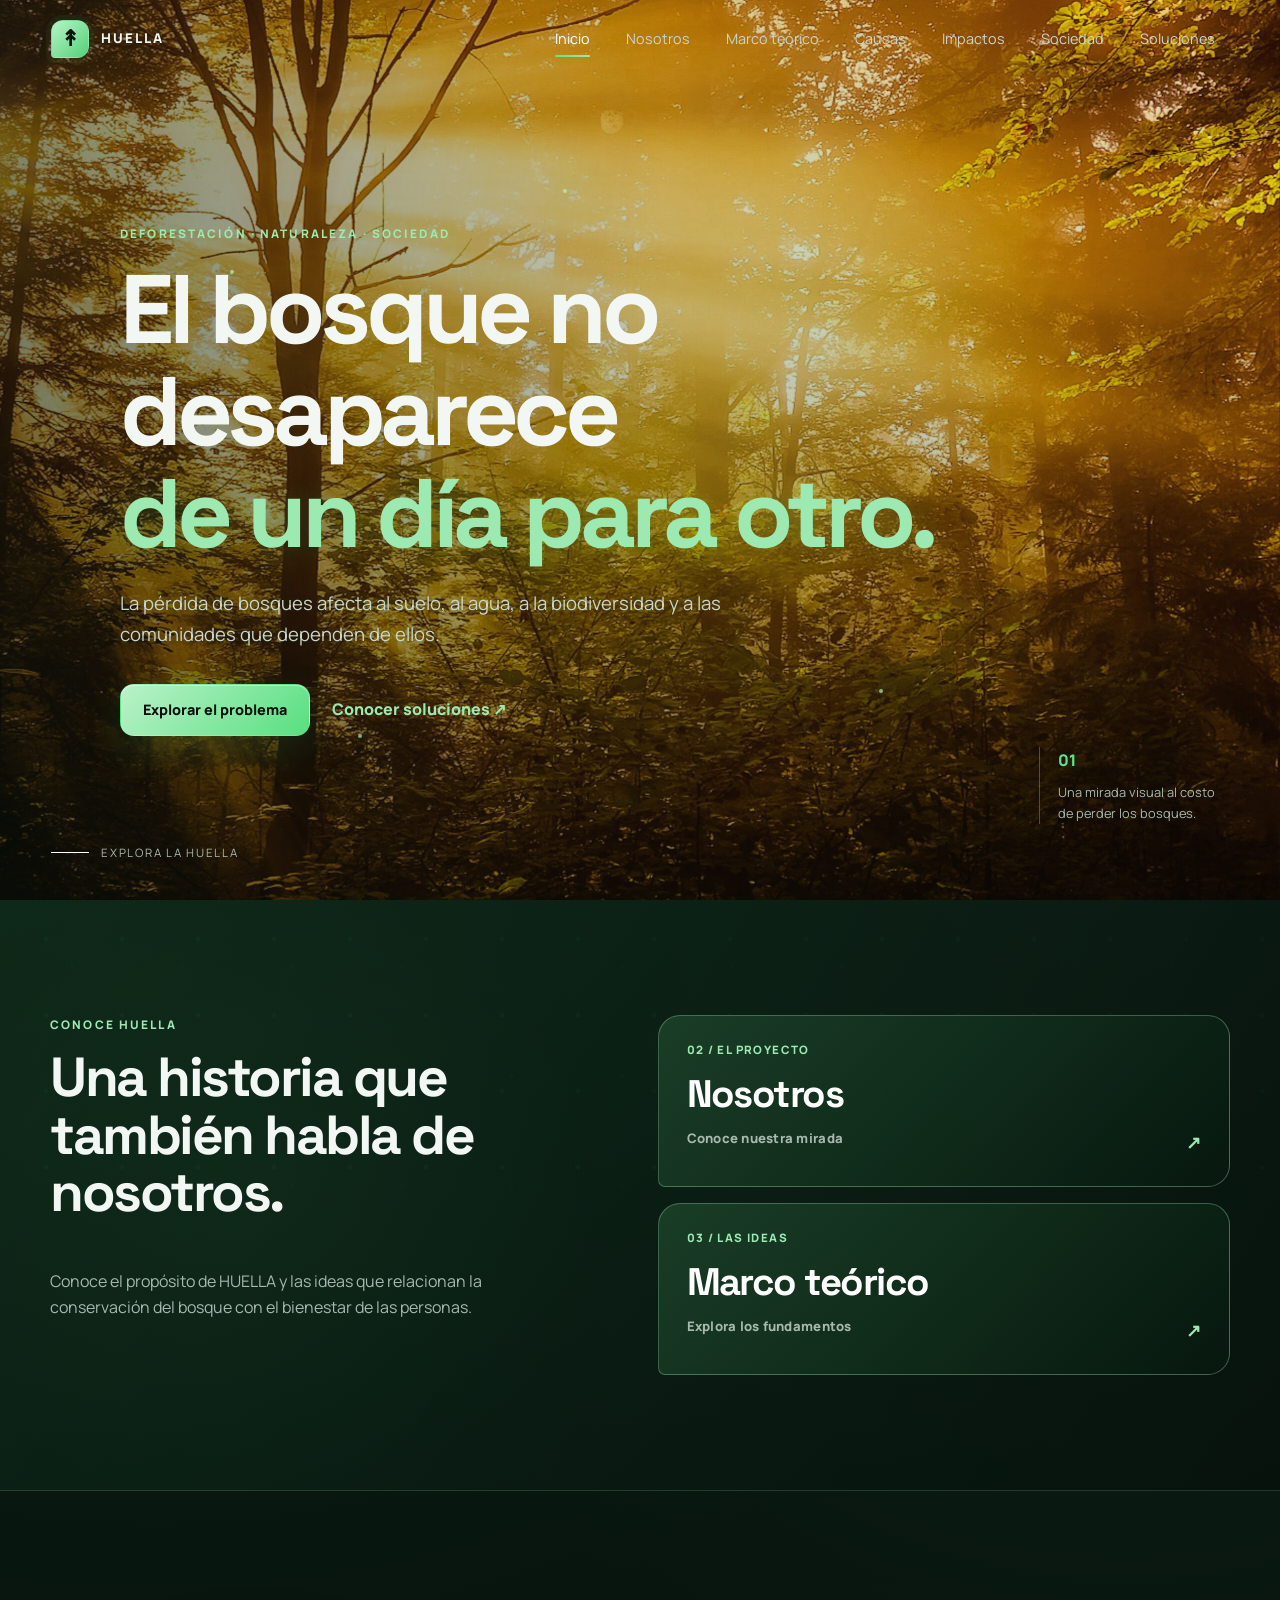
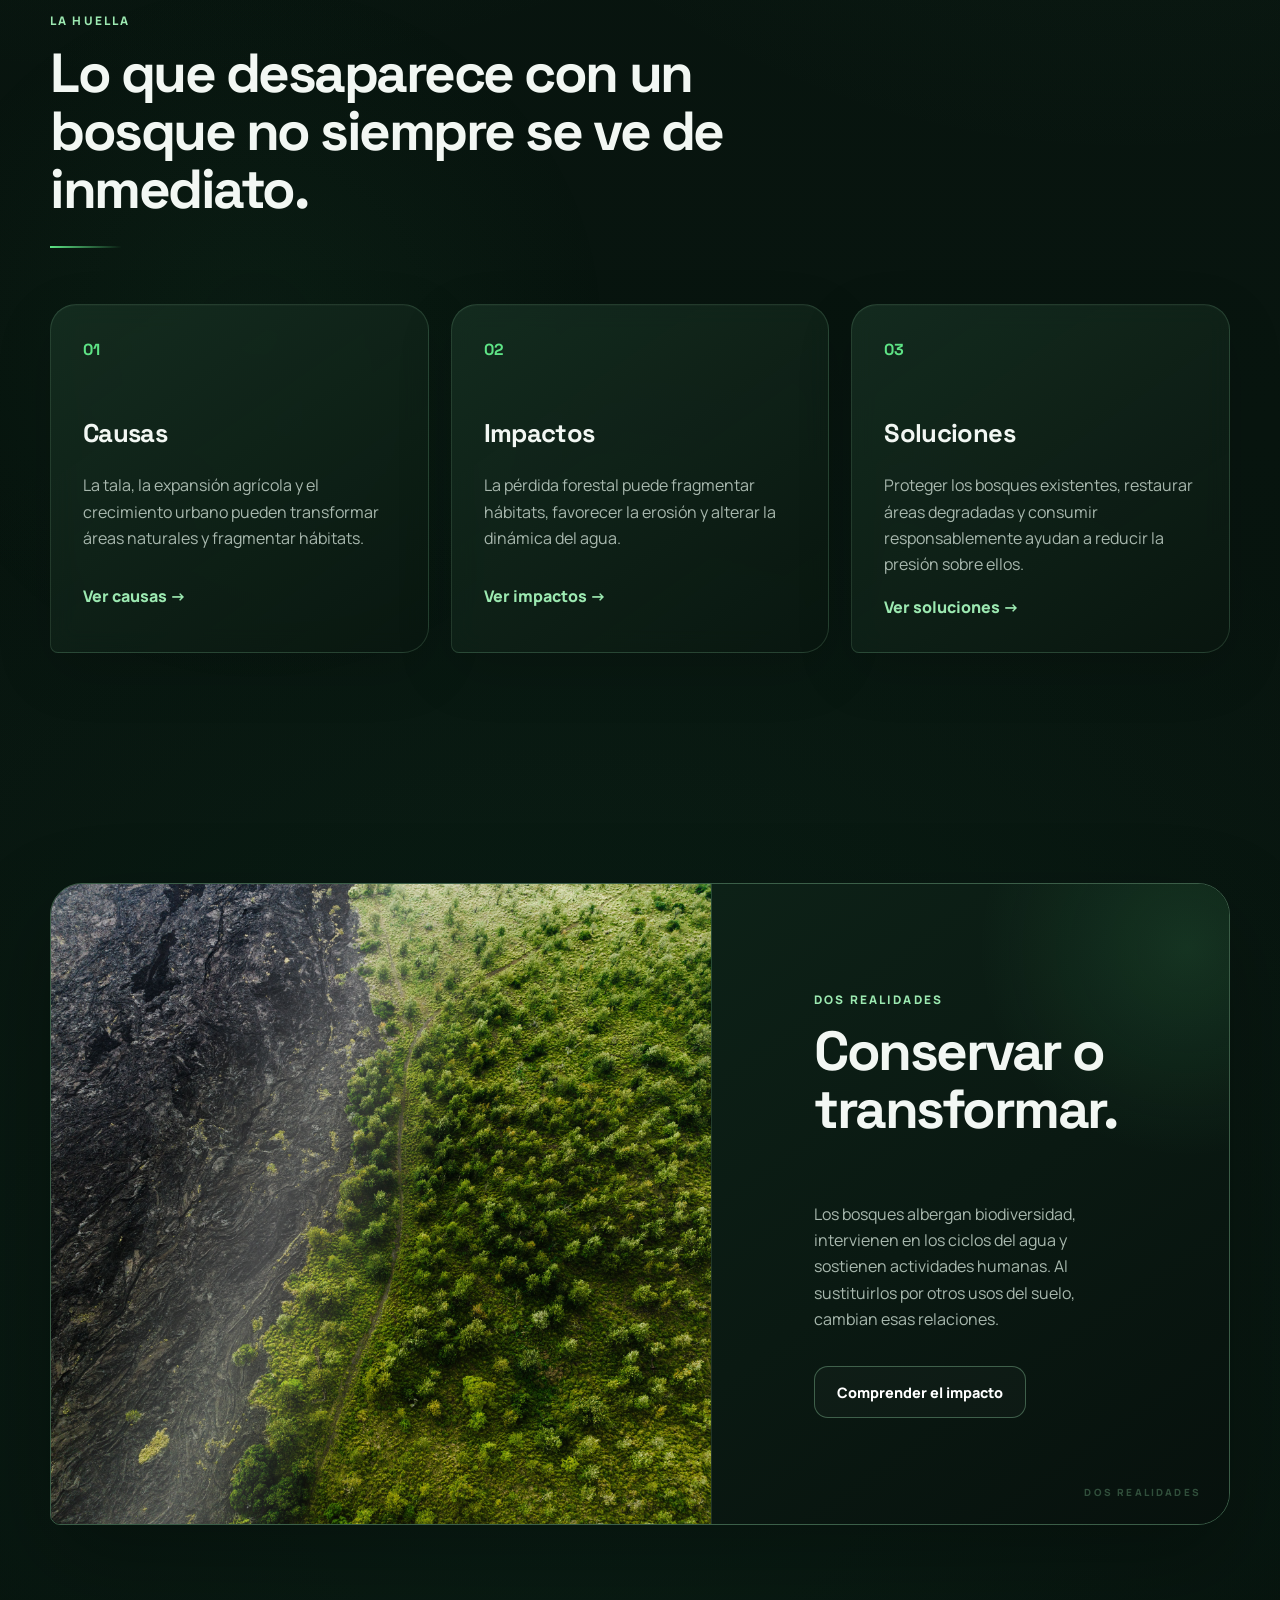
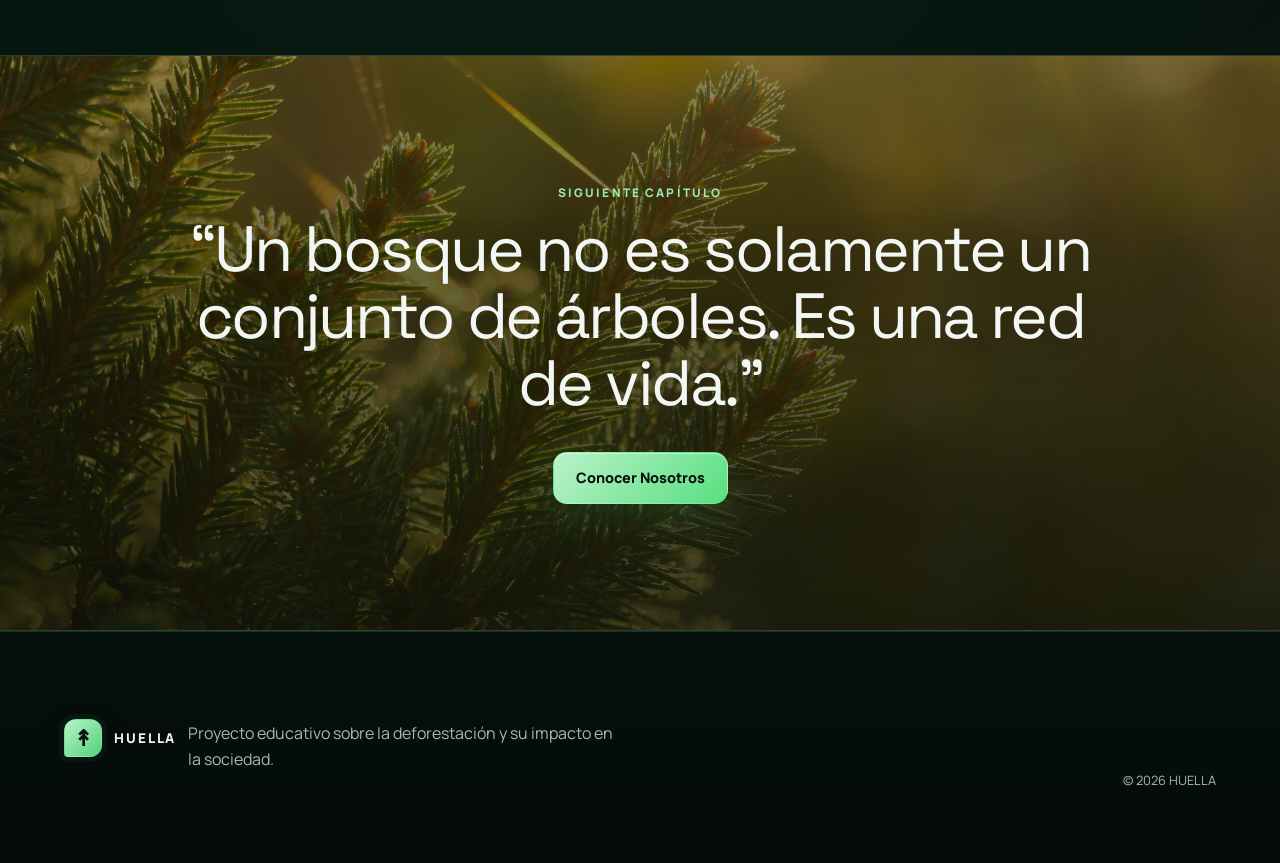
<file: index.html>
<!DOCTYPE html>
<html lang="es">
<head>
  <meta charset="UTF-8">
  <meta name="viewport" content="width=device-width, initial-scale=1.0">
  <meta name="description" content="HUELLA - Sitio educativo sobre la deforestación, sus causas, impactos y soluciones.">
  <title>HUELLA | Inicio</title>
  <link rel="preconnect" href="https://fonts.googleapis.com">
  <link rel="preconnect" href="https://fonts.gstatic.com" crossorigin>
  <link href="https://fonts.googleapis.com/css2?family=Manrope:wght@400;500;600;700;800&family=Space+Grotesk:wght@500;600;700&display=swap" rel="stylesheet">
  <link rel="stylesheet" href="styles.css">
</head>
<body class="page-home">
  <a class="skip-link" href="#contenido">Saltar al contenido</a>
  <div class="reading-progress" id="readingProgress"></div>

  <header class="site-header" id="siteHeader">
    <a class="brand" href="index.html" aria-label="HUELLA - Inicio">
      <span class="brand-mark" aria-hidden="true">↟</span>
      <span class="brand-text">HUELLA</span>
    </a>

    <button class="menu-toggle" id="menuToggle" aria-controls="mainNav" aria-label="Abrir menú" aria-expanded="false">
      <span></span><span></span>
    </button>

    <nav class="main-nav" id="mainNav" aria-label="Navegación principal">
      <a class="nav-link active" aria-current="page" href="index.html">Inicio</a>
      <a class="nav-link" href="nosotros.html">Nosotros</a>
      <a class="nav-link" href="marco-teorico.html">Marco teórico</a>
      <a class="nav-link" href="causas.html">Causas</a>
      <a class="nav-link" href="impactos.html">Impactos</a>
      <a class="nav-link" href="sociedad.html">Sociedad</a>
      <a class="nav-link" href="soluciones.html">Soluciones</a>
    </nav>
  </header>

  <main id="contenido" tabindex="-1">
    <section class="hero hero-home">
      <div class="hero-bg parallax-layer" data-speed="0.18"></div>
      <div class="hero-overlay"></div>
      <div class="hero-noise"></div>

      <div class="floating-particles" aria-hidden="true">
        <span></span><span></span><span></span><span></span><span></span>
      </div>

      <div class="hero-content">
        <p class="eyebrow reveal-up">Deforestación · Naturaleza · Sociedad</p>
        <h1 class="hero-title reveal-up">
          El bosque no desaparece
          <span>de un día para otro.</span>
        </h1>
        <p class="hero-copy reveal-up">
          La pérdida de bosques afecta al suelo, al agua, a la biodiversidad
          y a las comunidades que dependen de ellos.
        </p>
        <div class="hero-actions reveal-up">
          <a class="btn btn-primary page-link" href="causas.html">Explorar el problema</a>
          <a class="text-link page-link" href="soluciones.html">Conocer soluciones <span>↗</span></a>
        </div>
      </div>

      <div class="hero-side-note">
        <span>01</span>
        <p>Una mirada visual al costo de perder los bosques.</p>
      </div>

      <div class="scroll-indicator" aria-hidden="true">
        <span></span>
        <p>Explora la huella</p>
      </div>
    </section>

    <section class="section home-route-section" aria-labelledby="homeRouteTitle">
      <div class="container home-route-grid">
        <div class="home-route-copy reveal-left">
          <p class="eyebrow">Conoce HUELLA</p>
          <h2 id="homeRouteTitle">Una historia que también habla de nosotros.</h2>
          <p>Conoce el propósito de HUELLA y las ideas que relacionan la conservación del bosque con el bienestar de las personas.</p>
        </div>
        <div class="home-route-links reveal-right">
          <a class="home-route-card page-link" href="nosotros.html"><span>02 / EL PROYECTO</span><strong>Nosotros</strong><span>Conoce nuestra mirada <b aria-hidden="true">↗</b></span></a>
          <a class="home-route-card page-link" href="marco-teorico.html"><span>03 / LAS IDEAS</span><strong>Marco teórico</strong><span>Explora los fundamentos <b aria-hidden="true">↗</b></span></a>
        </div>
      </div>
    </section>

    <section class="intro-section section">
      <div class="container">
        <div class="section-heading reveal">
          <p class="eyebrow">La huella</p>
          <h2>Lo que desaparece con un bosque no siempre se ve de inmediato.</h2>
        </div>

        <div class="intro-grid">
          <article class="feature-panel reveal-left">
            <div class="feature-number">01</div>
            <h3>Causas</h3>
            <p>La tala, la expansión agrícola y el crecimiento urbano pueden transformar áreas naturales y fragmentar hábitats.</p>
            <a href="causas.html" class="arrow-link page-link">Ver causas <span>→</span></a>
          </article>

          <article class="feature-panel reveal">
            <div class="feature-number">02</div>
            <h3>Impactos</h3>
            <p>La pérdida forestal puede fragmentar hábitats, favorecer la erosión y alterar la dinámica del agua.</p>
            <a href="impactos.html" class="arrow-link page-link">Ver impactos <span>→</span></a>
          </article>

          <article class="feature-panel reveal-right">
            <div class="feature-number">03</div>
            <h3>Soluciones</h3>
            <p>Proteger los bosques existentes, restaurar áreas degradadas y consumir responsablemente ayudan a reducir la presión sobre ellos.</p>
            <a href="soluciones.html" class="arrow-link page-link">Ver soluciones <span>→</span></a>
          </article>
        </div>
      </div>
    </section>

    <section class="split-showcase section">
      <div class="split-image">
        <img loading="lazy" decoding="async" src="Imagenes/doble.jpg" alt="Bosque verde y saludable">
      </div>
      <div class="split-content">
        <p class="eyebrow">Dos realidades</p>
        <h2>Conservar o transformar.</h2>
        <p>
          Los bosques albergan biodiversidad, intervienen en los ciclos del agua y sostienen actividades humanas. Al sustituirlos por otros usos del suelo, cambian esas relaciones.
        </p>
        <a href="impactos.html" class="btn btn-outline page-link">Comprender el impacto</a>
      </div>
    </section>

    <section class="quote-section">
      <div class="quote-bg parallax-layer" data-speed="0.1"></div>
      <div class="quote-overlay"></div>
      <div class="quote-content reveal">
        <p class="eyebrow">Siguiente capítulo</p>
        <blockquote>“Un bosque no es solamente un conjunto de árboles. Es una red de vida.”</blockquote>
        <a class="btn btn-primary page-link" href="nosotros.html">Conocer Nosotros</a>
      </div>
    </section>
  </main>

  <footer class="site-footer">
    <div>
      <span class="brand footer-brand">
        <span class="brand-mark" aria-hidden="true">↟</span>
        <span class="brand-text">HUELLA</span>
      </a>
      <p>Proyecto educativo sobre la deforestación y su impacto en la sociedad.</p>
    </div>
    <p class="copyright">© <span id="year">2026</span> HUELLA</p>
  </footer>

  <script src="script.js"></script>
</body>
</html>
</file>
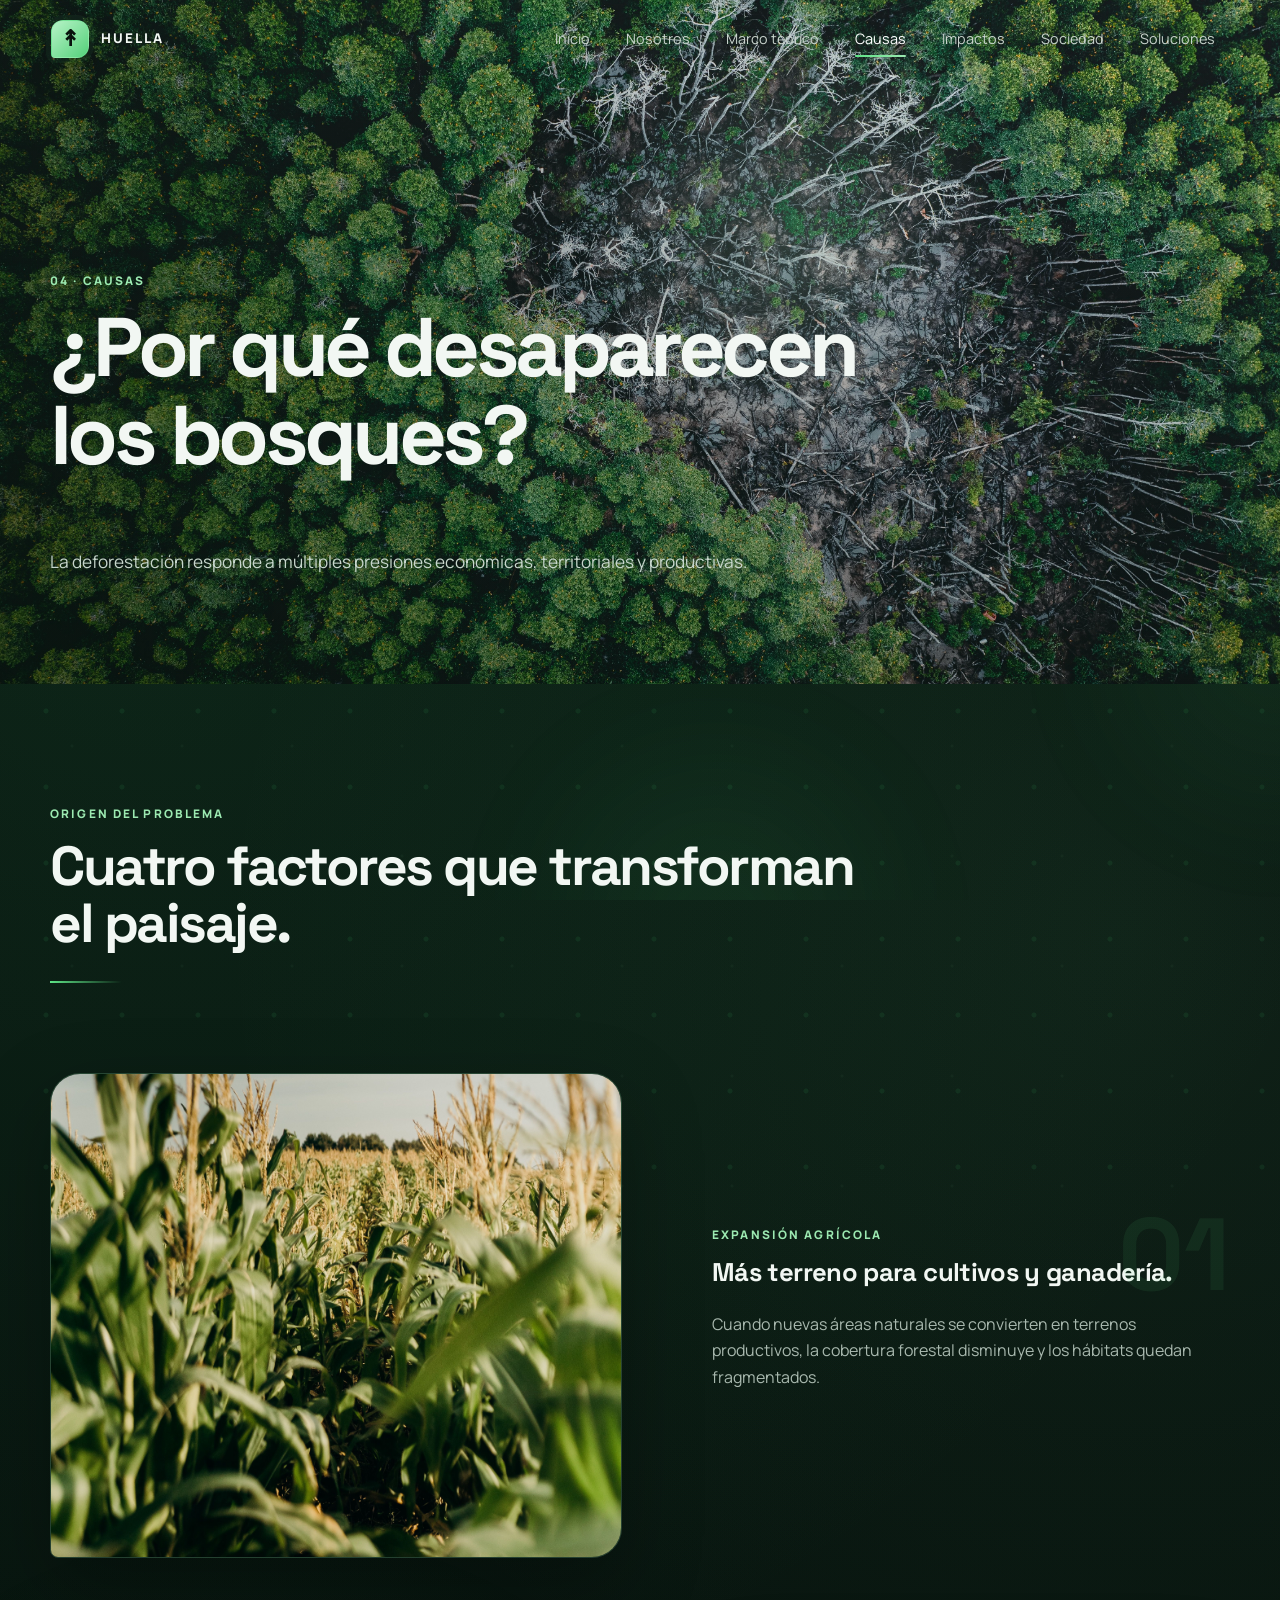
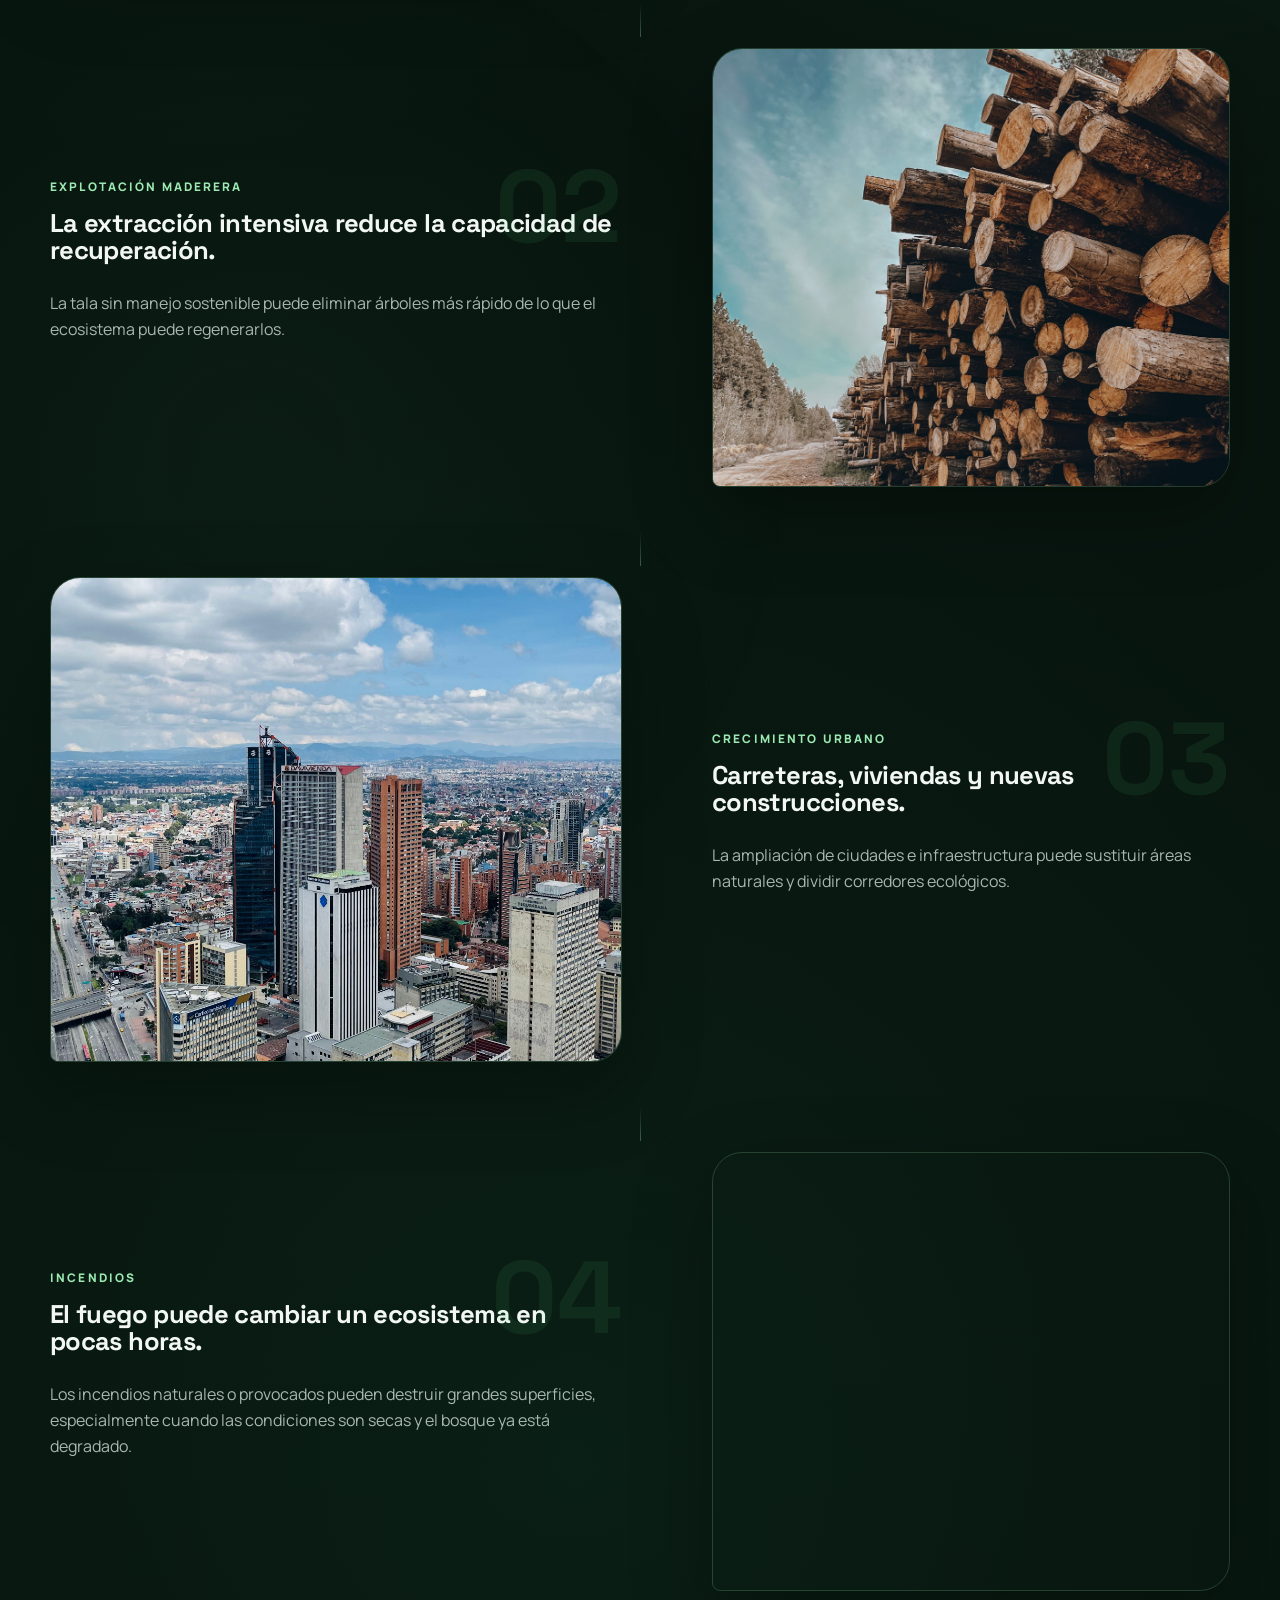
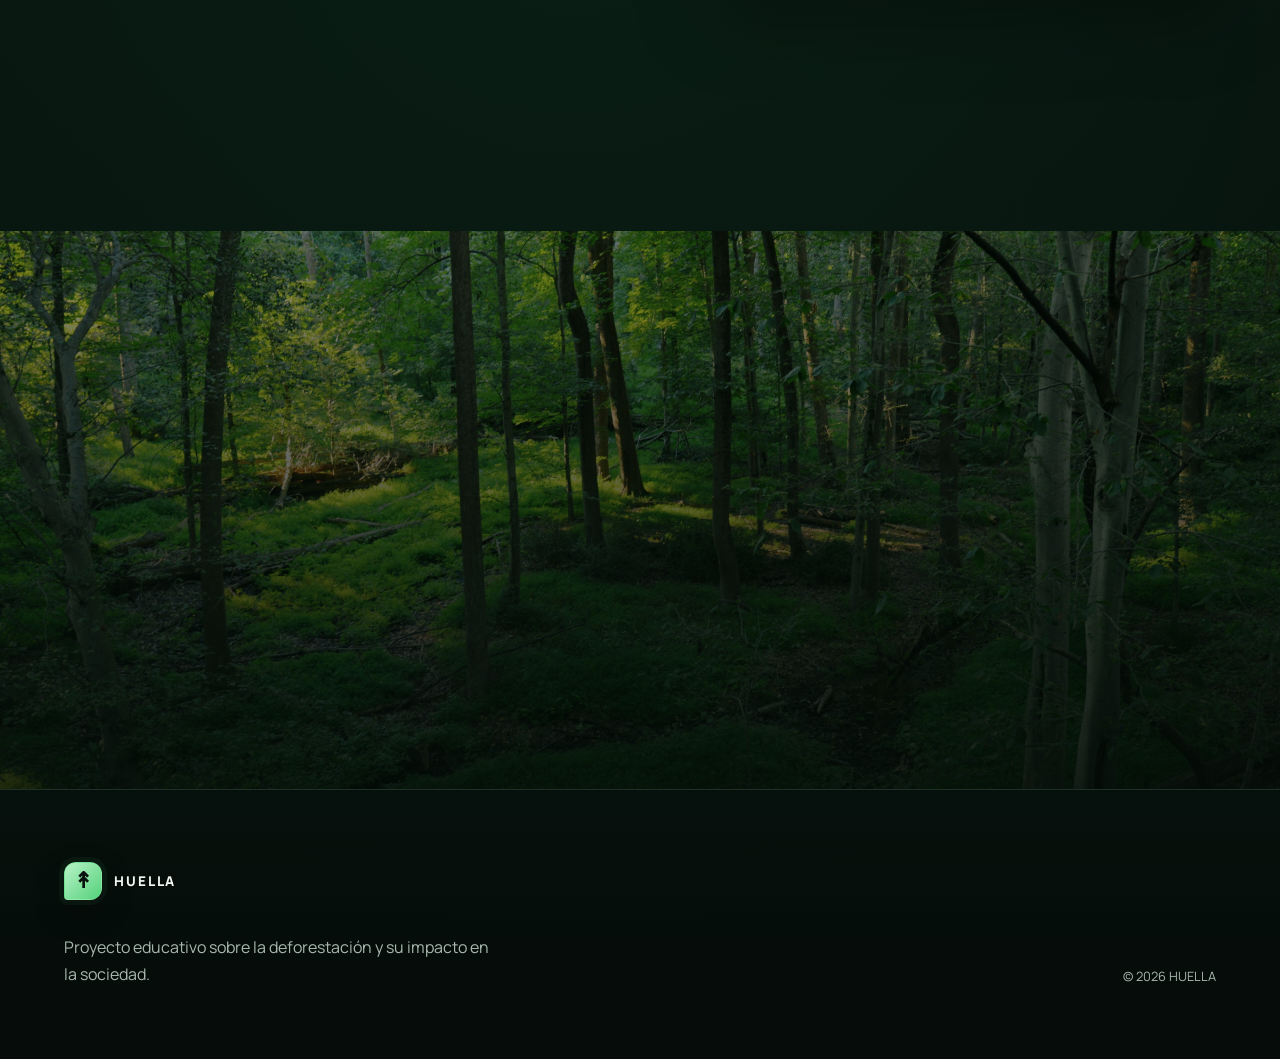
<file: causas.html>
<!DOCTYPE html>
<html lang="es">
<head>
  <meta charset="UTF-8">
  <meta name="viewport" content="width=device-width, initial-scale=1.0">
  <meta name="description" content="Principales causas de la deforestación.">
  <title>HUELLA | Causas</title>
  <link rel="preconnect" href="https://fonts.googleapis.com">
  <link rel="preconnect" href="https://fonts.gstatic.com" crossorigin>
  <link href="https://fonts.googleapis.com/css2?family=Manrope:wght@400;500;600;700;800&family=Space+Grotesk:wght@500;600;700&display=swap" rel="stylesheet">
  <link rel="stylesheet" href="styles.css">
</head>
<body>
  <a class="skip-link" href="#contenido">Saltar al contenido</a>
  <div class="reading-progress" id="readingProgress"></div>

  <header class="site-header" id="siteHeader">
    <a class="brand" href="index.html"><span class="brand-mark" aria-hidden="true">↟</span><span class="brand-text">HUELLA</span></a>
    <button class="menu-toggle" id="menuToggle" aria-controls="mainNav" aria-label="Abrir menú" aria-expanded="false"><span></span><span></span></button>
    <nav class="main-nav" id="mainNav" aria-label="Navegación principal">
      <a class="nav-link" href="index.html">Inicio</a>
      <a class="nav-link" href="nosotros.html">Nosotros</a>
      <a class="nav-link" href="marco-teorico.html">Marco teórico</a>
      <a class="nav-link active" aria-current="page" href="causas.html">Causas</a>
      <a class="nav-link" href="impactos.html">Impactos</a>
      <a class="nav-link" href="sociedad.html">Sociedad</a>
      <a class="nav-link" href="soluciones.html">Soluciones</a>
    </nav>
  </header>

  <main id="contenido" tabindex="-1">
    <section class="inner-hero causes-hero">
      <div class="inner-hero-bg parallax-layer" data-speed="0.16"></div>
      <div class="hero-overlay"></div>
      <div class="inner-hero-content">
        <p class="eyebrow reveal-up">04 · Causas</p>
        <h1 class="reveal-up">¿Por qué desaparecen los bosques?</h1>
        <p class="reveal-up">La deforestación responde a múltiples presiones económicas, territoriales y productivas.</p>
      </div>
    </section>

    <section class="section story-section">
      <div class="container">
        <div class="section-heading reveal">
          <p class="eyebrow">Origen del problema</p>
          <h2>Cuatro factores que transforman el paisaje.</h2>
        </div>

        <article class="story-row reveal">
          <div class="story-image">
            <img loading="lazy" decoding="async" src="Imagenes/cultivos.jpg" alt="Terreno agrícola cerca de una zona boscosa">
          </div>
          <div class="story-copy">
            <span class="big-index">01</span>
            <p class="eyebrow">Expansión agrícola</p>
            <h3>Más terreno para cultivos y ganadería.</h3>
            <p>Cuando nuevas áreas naturales se convierten en terrenos productivos, la cobertura forestal disminuye y los hábitats quedan fragmentados.</p>
          </div>
        </article>

        <article class="story-row reverse reveal">
          <div class="story-image">
            <img loading="lazy" decoding="async" src="Imagenes/tala.jpg" alt="Troncos de árboles cortados">
          </div>
          <div class="story-copy">
            <span class="big-index">02</span>
            <p class="eyebrow">Explotación maderera</p>
            <h3>La extracción intensiva reduce la capacidad de recuperación.</h3>
            <p>La tala sin manejo sostenible puede eliminar árboles más rápido de lo que el ecosistema puede regenerarlos.</p>
          </div>
        </article>

        <article class="story-row reveal">
          <div class="story-image">
            <img loading="lazy" decoding="async" src="Imagenes/urbano.jpg" alt="Expansión urbana junto a zonas verdes">
          </div>
          <div class="story-copy">
            <span class="big-index">03</span>
            <p class="eyebrow">Crecimiento urbano</p>
            <h3>Carreteras, viviendas y nuevas construcciones.</h3>
            <p>La ampliación de ciudades e infraestructura puede sustituir áreas naturales y dividir corredores ecológicos.</p>
          </div>
        </article>

        <article class="story-row reverse reveal">
          <div class="story-image">
            <img loading="lazy" decoding="async" src="Imagenes/incendio.jpg" alt="Incendio forestal">
          </div>
          <div class="story-copy">
            <span class="big-index">04</span>
            <p class="eyebrow">Incendios</p>
            <h3>El fuego puede cambiar un ecosistema en pocas horas.</h3>
            <p>Los incendios naturales o provocados pueden destruir grandes superficies, especialmente cuando las condiciones son secas y el bosque ya está degradado.</p>
          </div>
        </article>
      </div>
    </section>

    <section class="next-page-panel">
      <div class="next-page-bg next-impactos"></div>
      <div class="next-page-overlay"></div>
      <div class="next-page-content reveal">
        <p class="eyebrow">Siguiente capítulo</p>
        <h2>¿Qué ocurre después?</h2>
        <a href="impactos.html" class="btn btn-primary page-link">Ver impactos</a>
      </div>
    </section>
  </main>

  <footer class="site-footer">
    <div><span class="brand footer-brand"><span class="brand-mark" aria-hidden="true">↟</span><span class="brand-text">HUELLA</span></span><p>Proyecto educativo sobre la deforestación y su impacto en la sociedad.</p></div>
    <p class="copyright">© <span id="year">2026</span> HUELLA</p>
  </footer>

  <script src="script.js"></script>
</body>
</html>
</file>
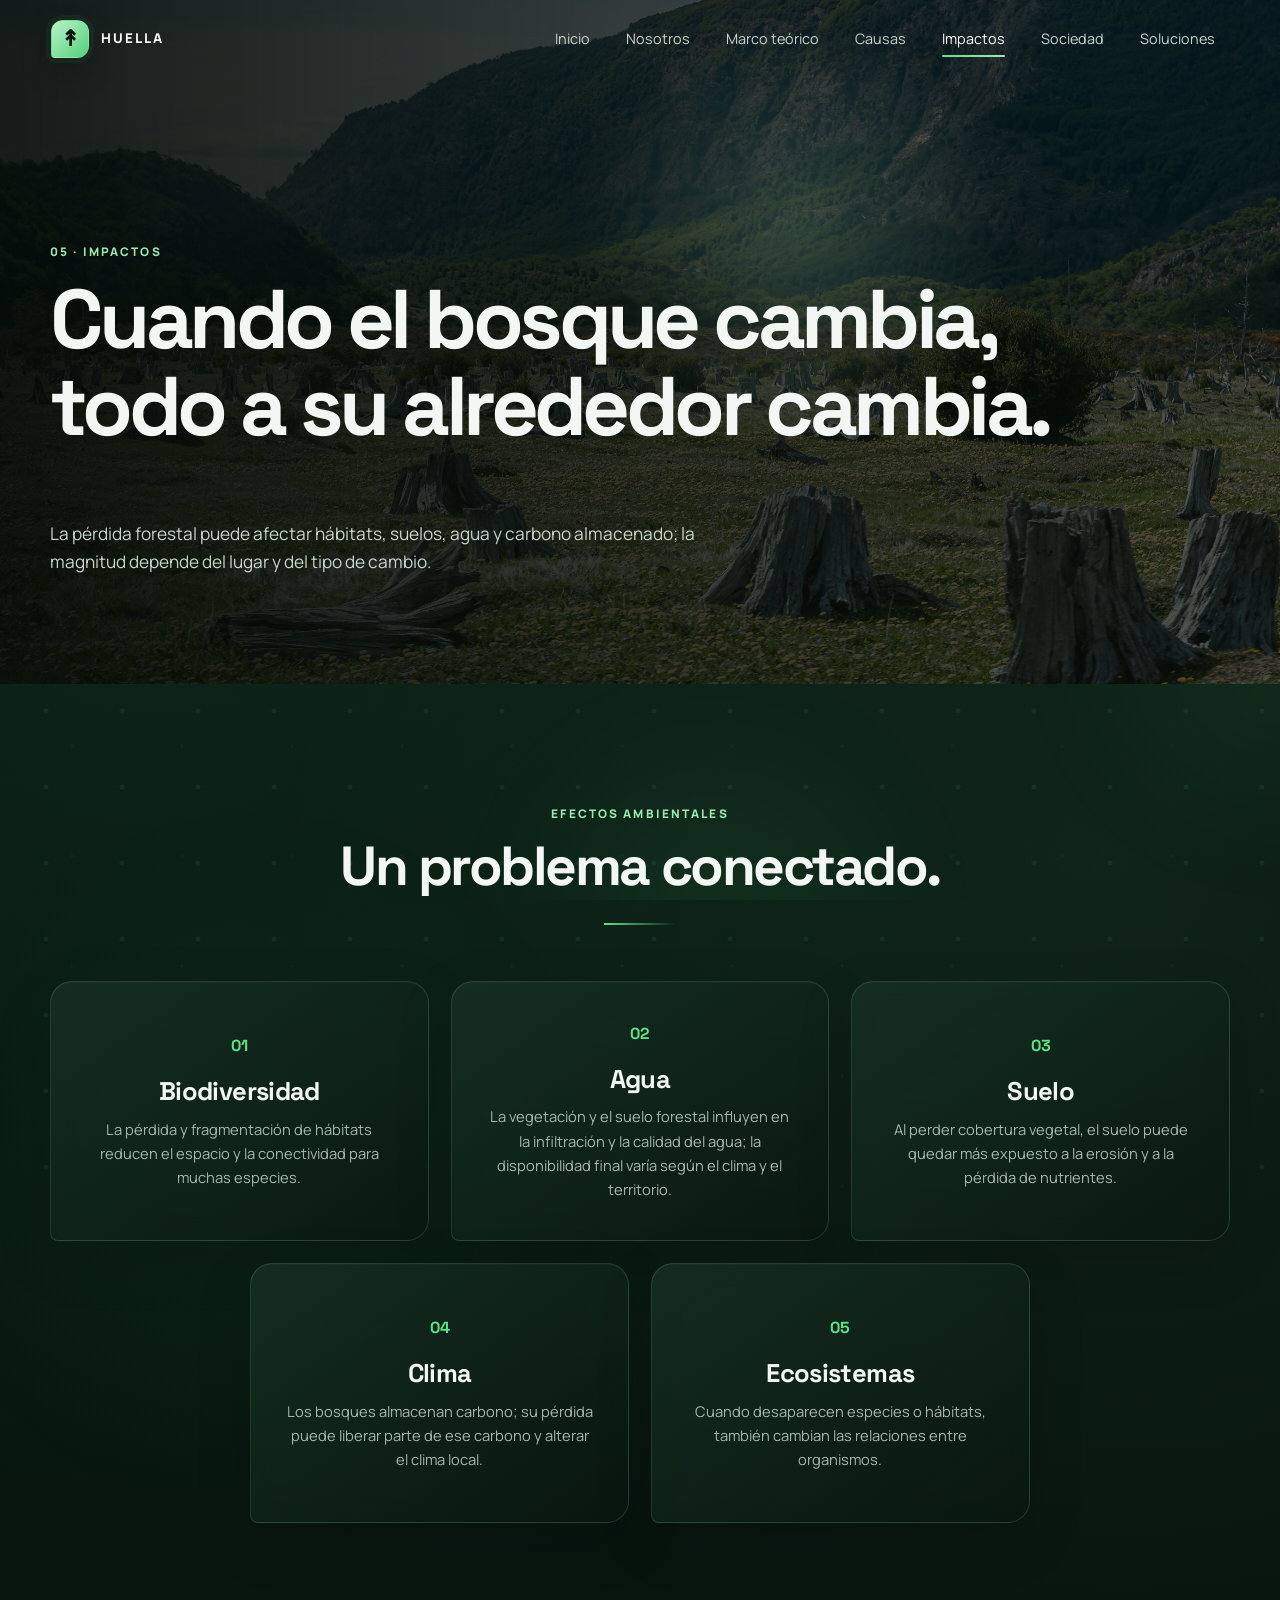
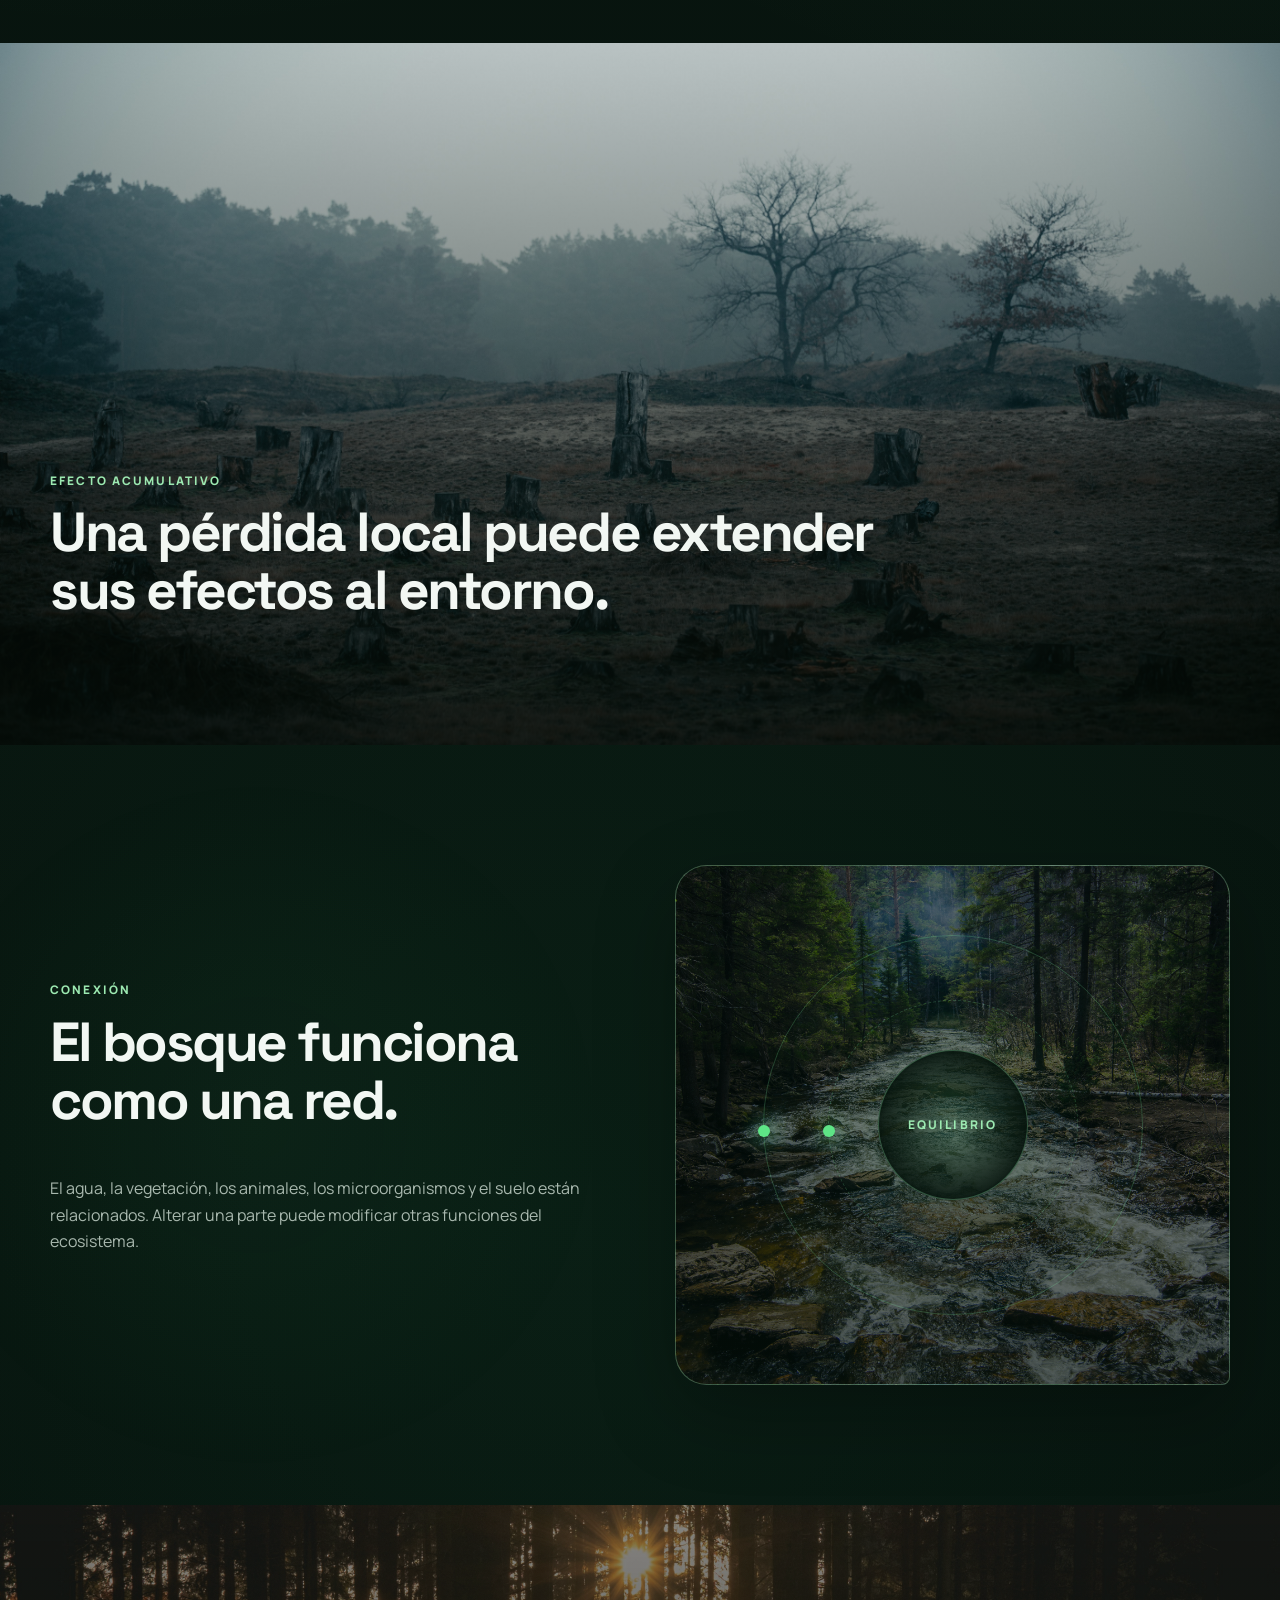
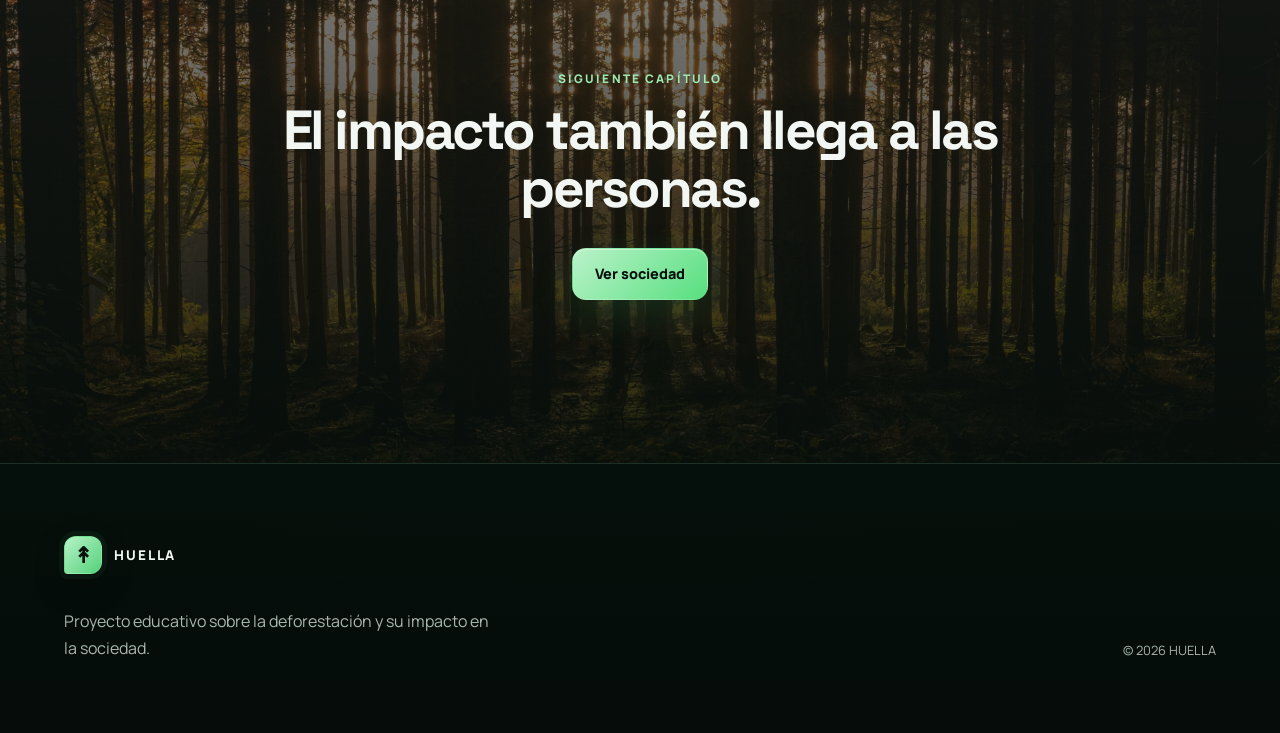
<file: impactos.html>
<!DOCTYPE html>
<html lang="es">
<head>
  <meta charset="UTF-8">
  <meta name="viewport" content="width=device-width, initial-scale=1.0">
  <meta name="description" content="Impactos ambientales de la deforestación.">
  <title>HUELLA | Impactos</title>
  <link rel="preconnect" href="https://fonts.googleapis.com">
  <link rel="preconnect" href="https://fonts.gstatic.com" crossorigin>
  <link href="https://fonts.googleapis.com/css2?family=Manrope:wght@400;500;600;700;800&family=Space+Grotesk:wght@500;600;700&display=swap" rel="stylesheet">
  <link rel="stylesheet" href="styles.css">
</head>
<body>
  <a class="skip-link" href="#contenido">Saltar al contenido</a>
  <div class="reading-progress" id="readingProgress"></div>

  <header class="site-header" id="siteHeader">
    <a class="brand" href="index.html"><span class="brand-mark" aria-hidden="true">↟</span><span class="brand-text">HUELLA</span></a>
    <button class="menu-toggle" id="menuToggle" aria-controls="mainNav" aria-label="Abrir menú" aria-expanded="false"><span></span><span></span></button>
    <nav class="main-nav" id="mainNav" aria-label="Navegación principal">
      <a class="nav-link" href="index.html">Inicio</a>
      <a class="nav-link" href="nosotros.html">Nosotros</a>
      <a class="nav-link" href="marco-teorico.html">Marco teórico</a>
      <a class="nav-link" href="causas.html">Causas</a>
      <a class="nav-link active" aria-current="page" href="impactos.html">Impactos</a>
      <a class="nav-link" href="sociedad.html">Sociedad</a>
      <a class="nav-link" href="soluciones.html">Soluciones</a>
    </nav>
  </header>

  <main id="contenido" tabindex="-1">
    <section class="inner-hero impacts-hero">
      <div class="inner-hero-bg parallax-layer" data-speed="0.16"></div>
      <div class="hero-overlay darker"></div>
      <div class="inner-hero-content">
        <p class="eyebrow reveal-up">05 · Impactos</p>
        <h1 class="reveal-up">Cuando el bosque cambia, todo a su alrededor cambia.</h1>
        <p class="reveal-up">La pérdida forestal puede afectar hábitats, suelos, agua y carbono almacenado; la magnitud depende del lugar y del tipo de cambio.</p>
      </div>
    </section>

    <section class="section impact-grid-section">
      <div class="container">
        <div class="section-heading center reveal">
          <p class="eyebrow">Efectos ambientales</p>
          <h2>Un problema conectado.</h2>
        </div>

        <div class="impact-grid">
          <article class="impact-card reveal">
            <span>01</span>
            <h3>Biodiversidad</h3>
            <p>La pérdida y fragmentación de hábitats reducen el espacio y la conectividad para muchas especies.</p>
          </article>
          <article class="impact-card reveal">
            <span>02</span>
            <h3>Agua</h3>
            <p>La vegetación y el suelo forestal influyen en la infiltración y la calidad del agua; la disponibilidad final varía según el clima y el territorio.</p>
          </article>
          <article class="impact-card reveal">
            <span>03</span>
            <h3>Suelo</h3>
            <p>Al perder cobertura vegetal, el suelo puede quedar más expuesto a la erosión y a la pérdida de nutrientes.</p>
          </article>
          <article class="impact-card reveal">
            <span>04</span>
            <h3>Clima</h3>
            <p>Los bosques almacenan carbono; su pérdida puede liberar parte de ese carbono y alterar el clima local.</p>
          </article>
          <article class="impact-card reveal">
            <span>05</span>
            <h3>Ecosistemas</h3>
            <p>Cuando desaparecen especies o hábitats, también cambian las relaciones entre organismos.</p>
          </article>
        </div>
      </div>
    </section>

    <section class="full-image-statement">
      <img loading="lazy" decoding="async" src="Imagenes/extension.jpg" alt="Zona extensa afectada por deforestación">
      <div class="full-image-overlay"></div>
      <div class="full-image-copy reveal">
        <p class="eyebrow">Efecto acumulativo</p>
        <h2>Una pérdida local puede extender sus efectos al entorno.</h2>
      </div>
    </section>

    <section class="section stat-section">
      <div class="container stat-layout">
        <div class="stat-copy reveal-left">
          <p class="eyebrow">Conexión</p>
          <h2>El bosque funciona como una red.</h2>
          <p>El agua, la vegetación, los animales, los microorganismos y el suelo están relacionados. Alterar una parte puede modificar otras funciones del ecosistema.</p>
        </div>
        <div class="stat-visual reveal-right">
          <div class="orbital-ring ring-one"></div>
          <div class="orbital-ring ring-two"></div>
          <div class="orbital-core">EQUILIBRIO</div>
        </div>
      </div>
    </section>

    <section class="next-page-panel">
      <div class="next-page-bg next-sociedad"></div>
      <div class="next-page-overlay"></div>
      <div class="next-page-content reveal">
        <p class="eyebrow">Siguiente capítulo</p>
        <h2>El impacto también llega a las personas.</h2>
        <a href="sociedad.html" class="btn btn-primary page-link">Ver sociedad</a>
      </div>
    </section>
  </main>

  <footer class="site-footer">
    <div><span class="brand footer-brand"><span class="brand-mark" aria-hidden="true">↟</span><span class="brand-text">HUELLA</span></span><p>Proyecto educativo sobre la deforestación y su impacto en la sociedad.</p></div>
    <p class="copyright">© <span id="year">2026</span> HUELLA</p>
  </footer>

  <script src="script.js"></script>
</body>
</html>
</file>
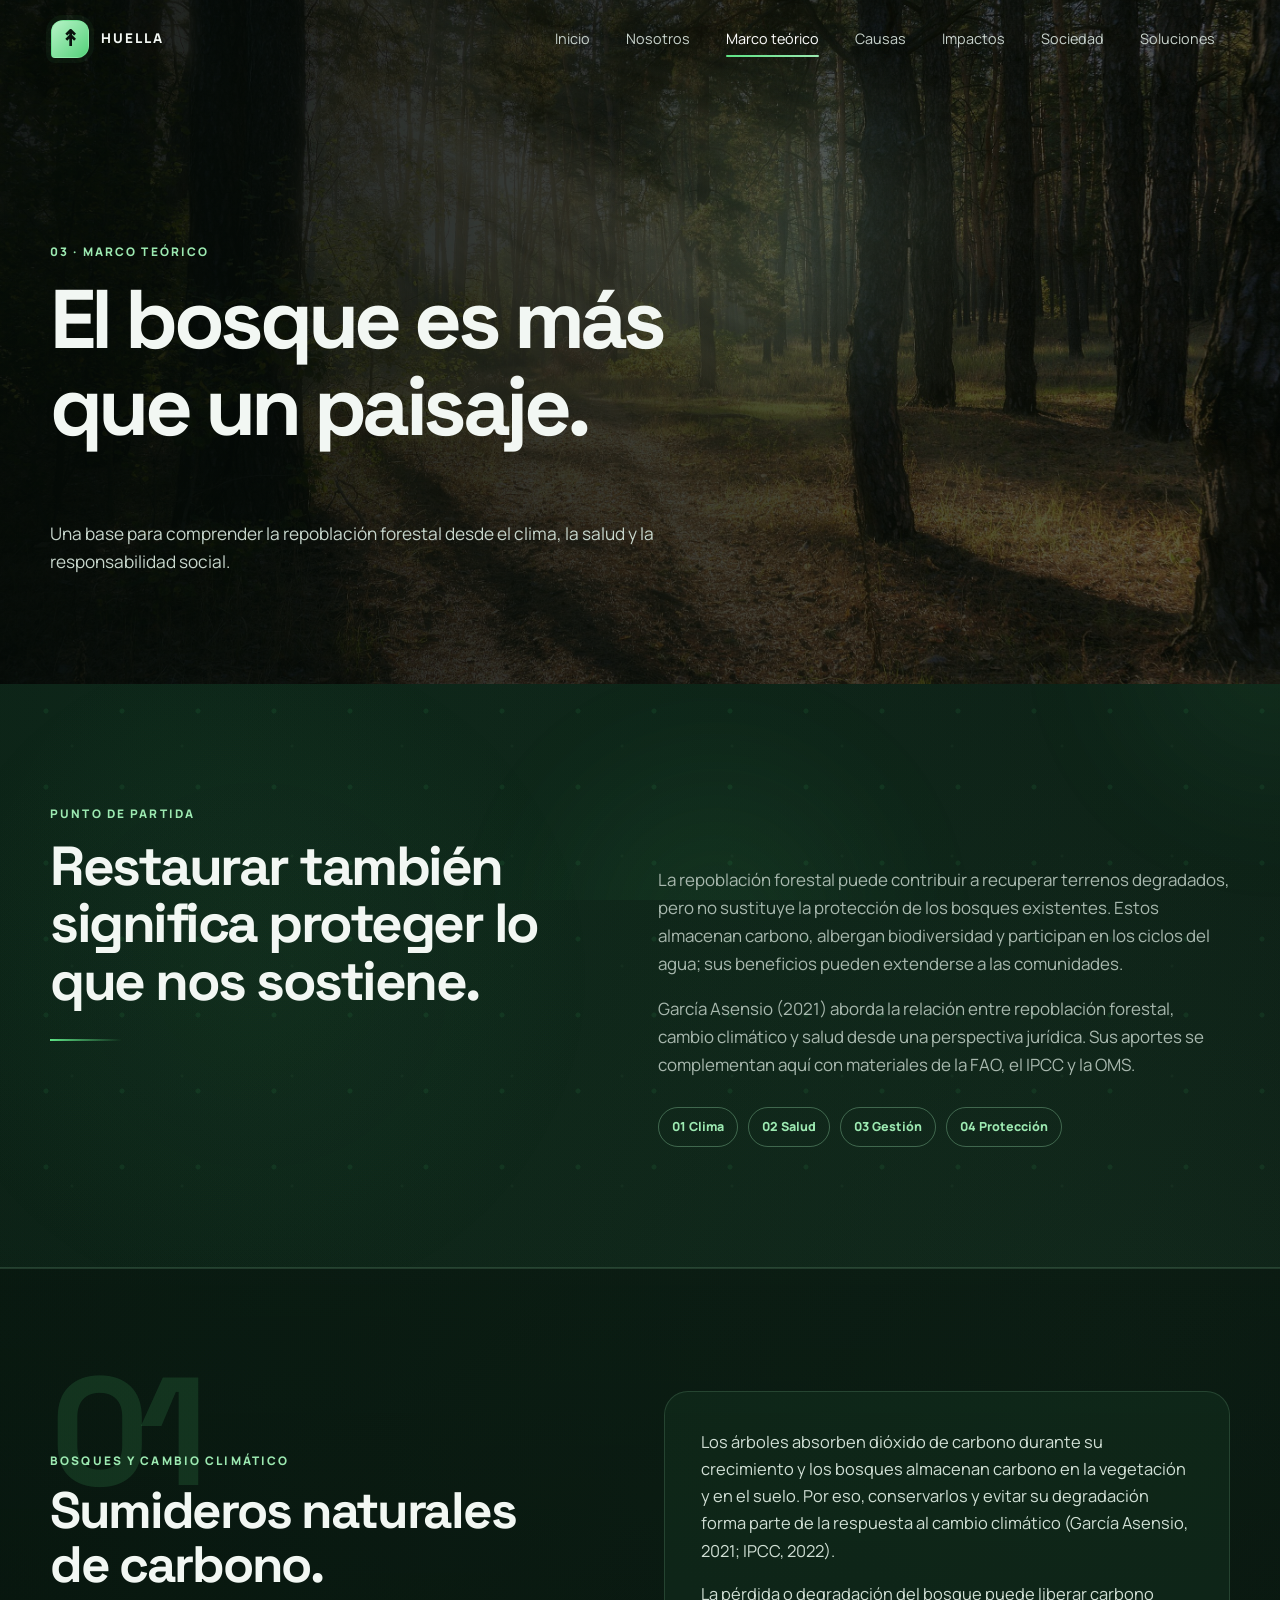
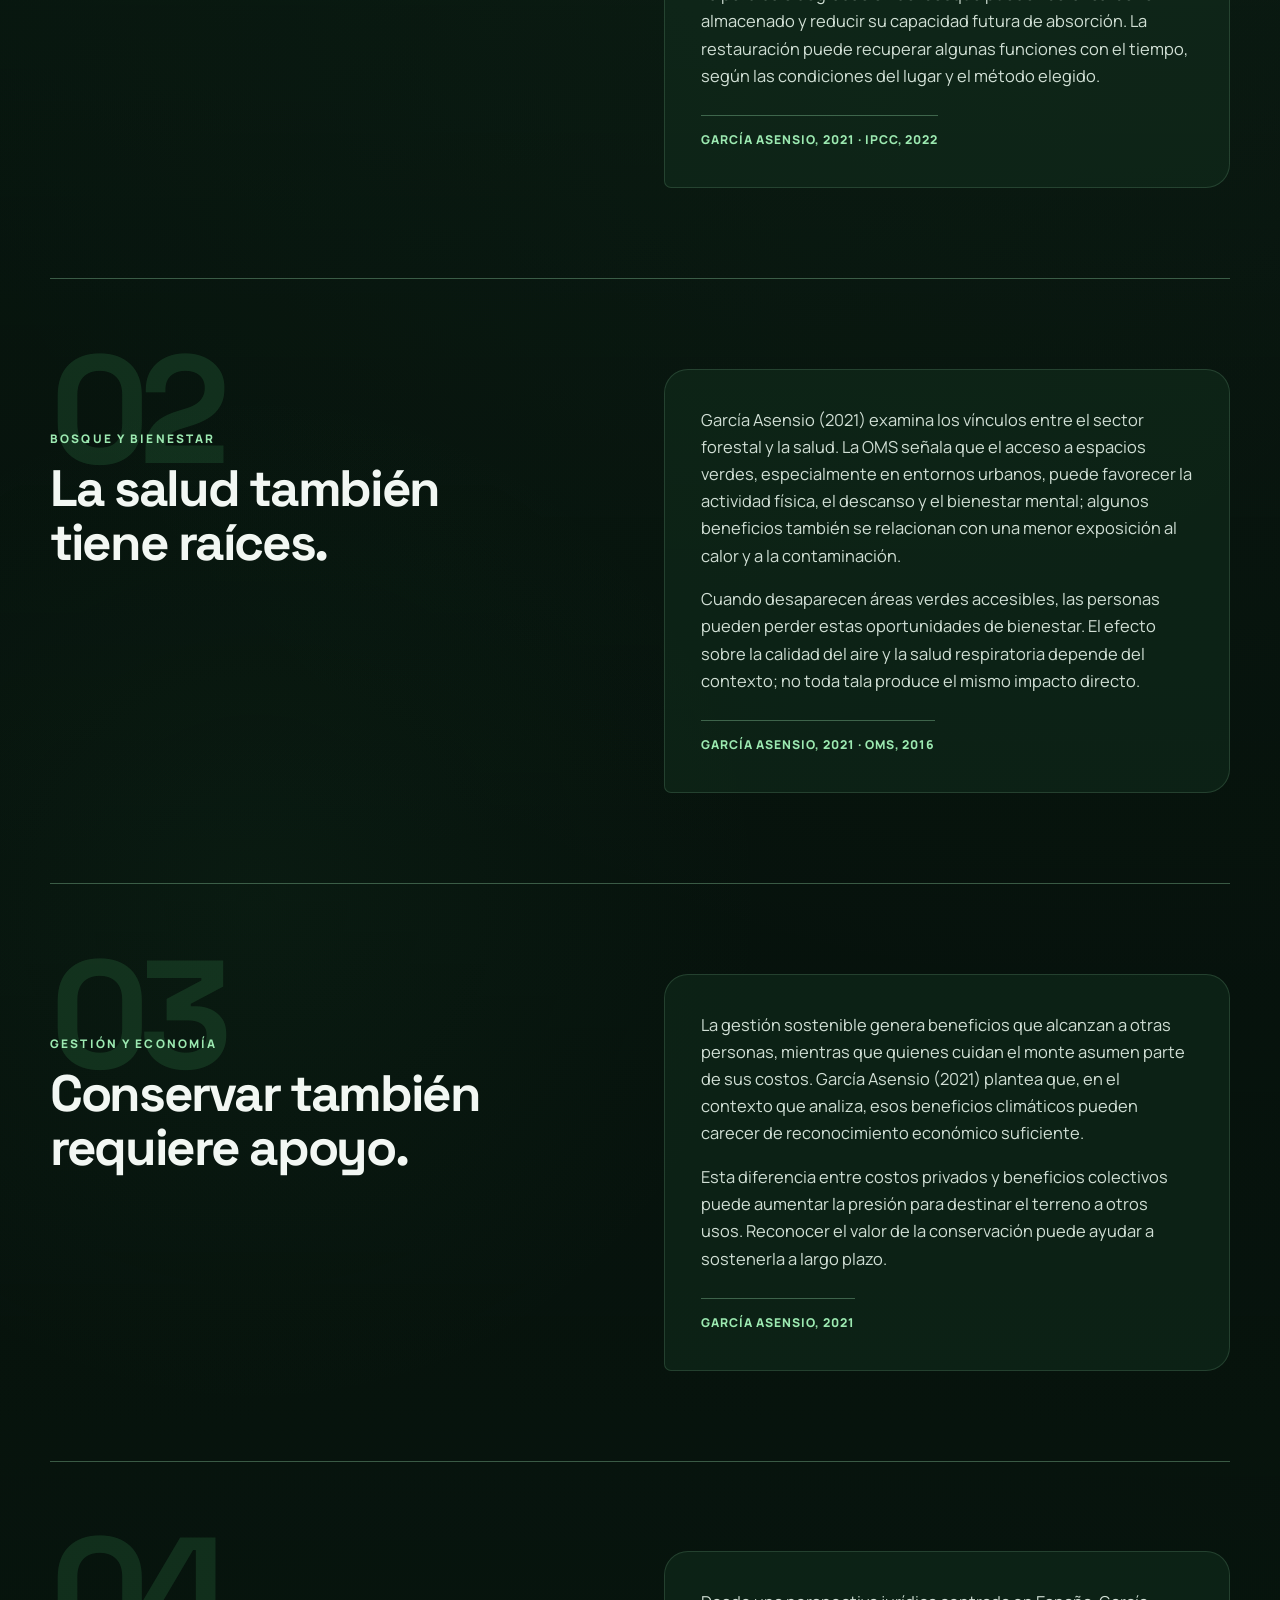
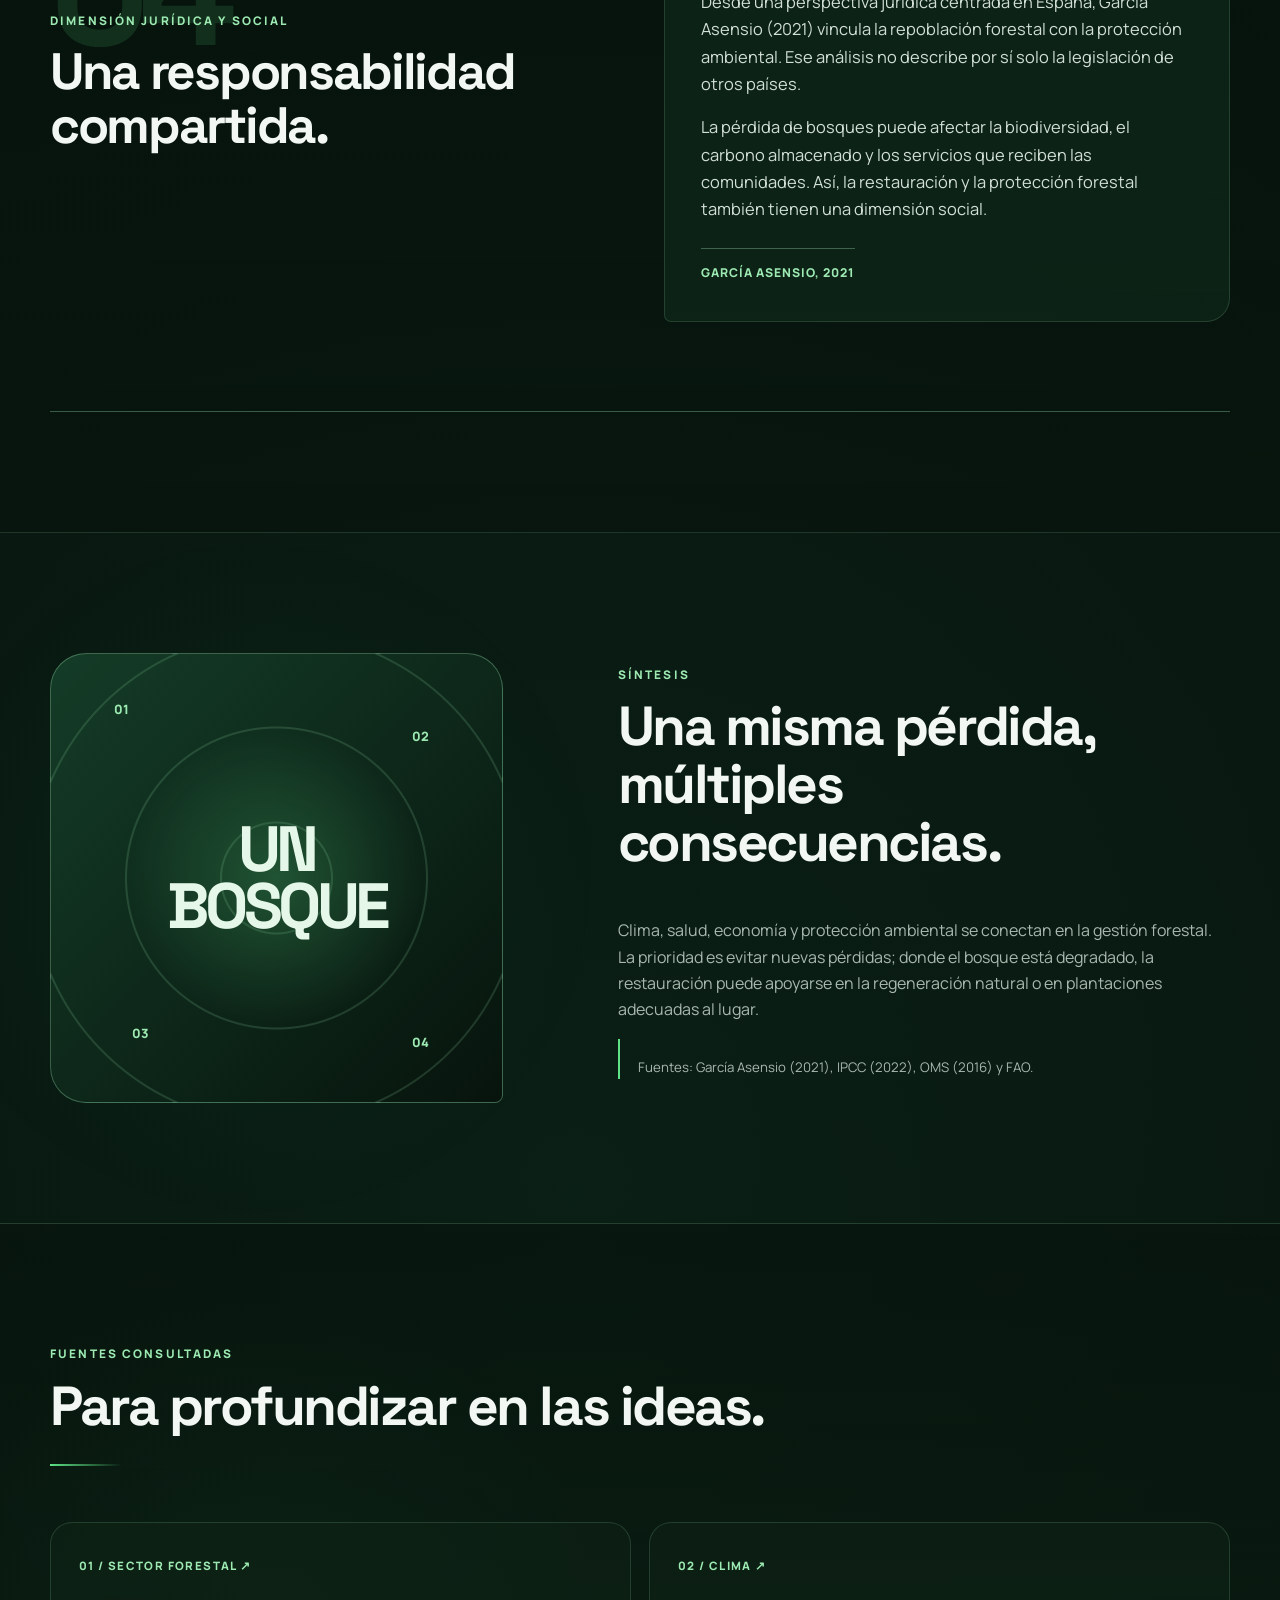
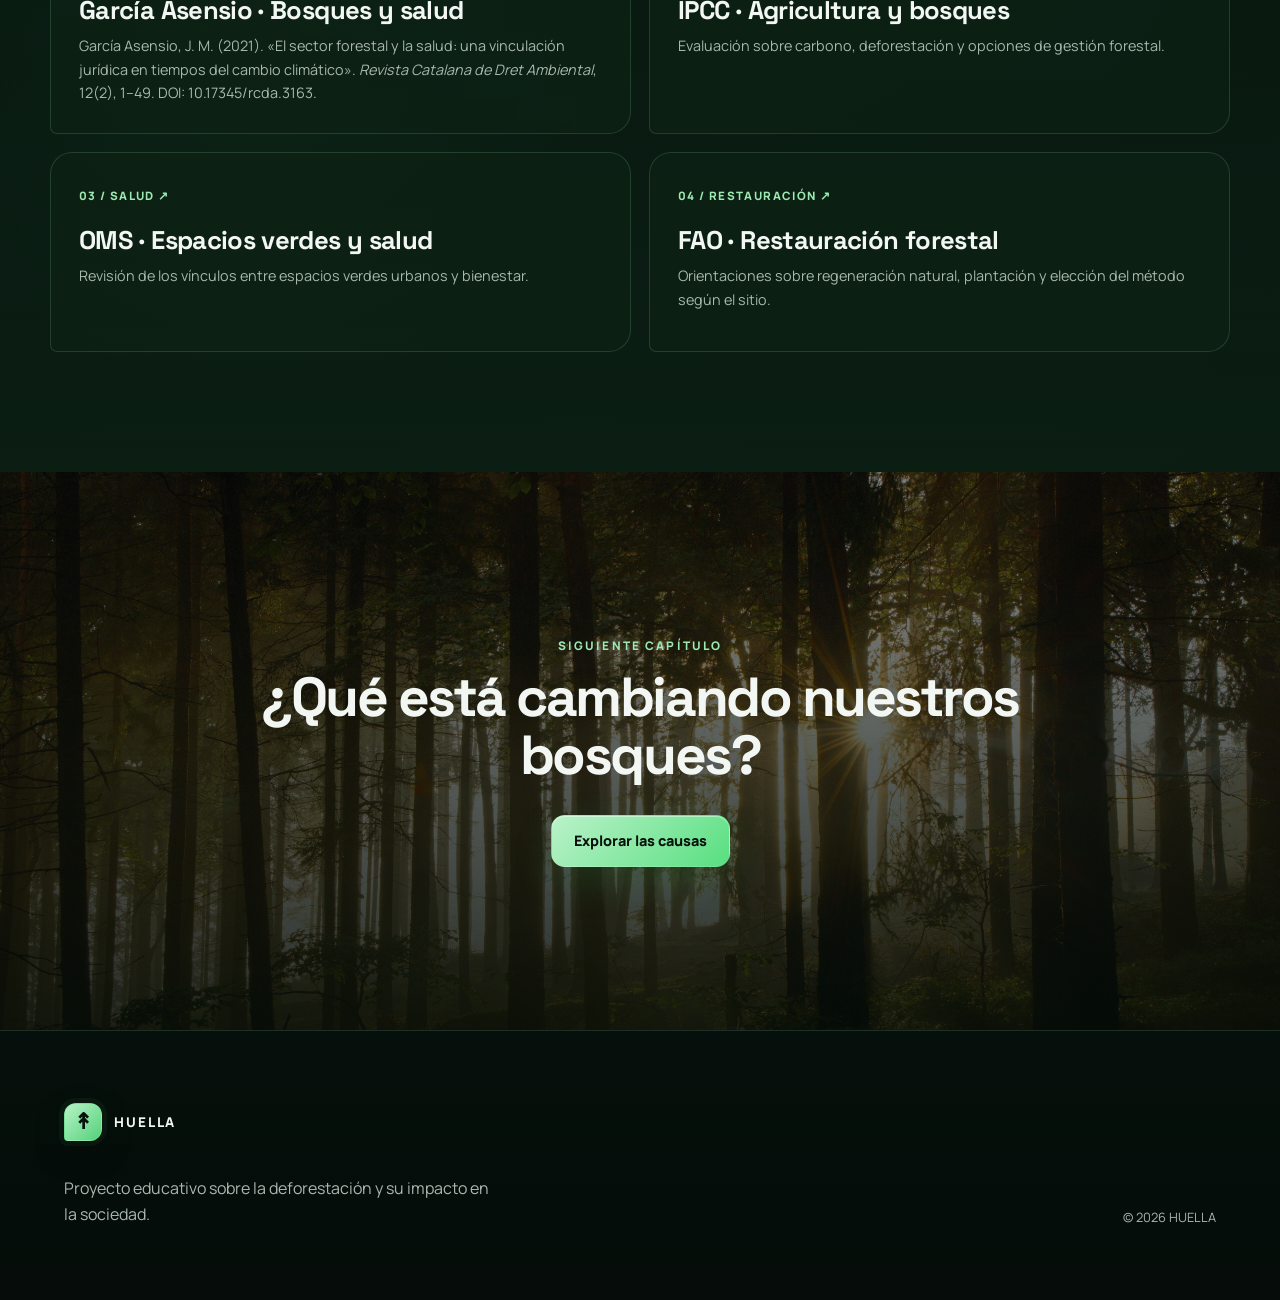
<file: marco-teorico.html>
<!DOCTYPE html>
<html lang="es">
<head>
  <meta charset="UTF-8">
  <meta name="viewport" content="width=device-width, initial-scale=1.0">
  <meta name="description" content="Marco teórico de HUELLA: repoblación forestal, clima, salud y dimensión social de la conservación de bosques.">
  <title>HUELLA | Marco teórico</title>
  <link rel="preconnect" href="https://fonts.googleapis.com">
  <link rel="preconnect" href="https://fonts.gstatic.com" crossorigin>
  <link href="https://fonts.googleapis.com/css2?family=Manrope:wght@400;500;600;700;800&family=Space+Grotesk:wght@500;600;700&display=swap" rel="stylesheet">
  <link rel="stylesheet" href="styles.css">
</head>
<body>
  <a class="skip-link" href="#contenido">Saltar al contenido</a>
  <div class="reading-progress" id="readingProgress"></div>

  <header class="site-header" id="siteHeader">
    <a class="brand" href="index.html" aria-label="HUELLA - Inicio"><span class="brand-mark" aria-hidden="true">↟</span><span class="brand-text">HUELLA</span></a>
    <button class="menu-toggle" id="menuToggle" aria-controls="mainNav" aria-label="Abrir menú" aria-expanded="false"><span></span><span></span></button>
    <nav class="main-nav" id="mainNav" aria-label="Navegación principal">
      <a class="nav-link" href="index.html">Inicio</a>
      <a class="nav-link" href="nosotros.html">Nosotros</a>
      <a class="nav-link active" aria-current="page" href="marco-teorico.html">Marco teórico</a>
      <a class="nav-link" href="causas.html">Causas</a>
      <a class="nav-link" href="impactos.html">Impactos</a>
      <a class="nav-link" href="sociedad.html">Sociedad</a>
      <a class="nav-link" href="soluciones.html">Soluciones</a>
    </nav>
  </header>

  <main id="contenido" tabindex="-1">
    <section class="inner-hero theory-hero">
      <div class="inner-hero-bg parallax-layer" data-speed="0.16"></div>
      <div class="hero-overlay darker"></div>
      <div class="inner-hero-content">
        <p class="eyebrow reveal-up">03 · Marco teórico</p>
        <h1 class="reveal-up">El bosque es más que un paisaje.</h1>
        <p class="reveal-up">Una base para comprender la repoblación forestal desde el clima, la salud y la responsabilidad social.</p>
      </div>
    </section>

    <section class="section theory-opening">
      <div class="container theory-opening-grid">
        <div class="section-heading reveal-left">
          <p class="eyebrow">Punto de partida</p>
          <h2>Restaurar también significa proteger lo que nos sostiene.</h2>
        </div>
        <div class="theory-opening-copy reveal-right">
          <p>La repoblación forestal puede contribuir a recuperar terrenos degradados, pero no sustituye la protección de los bosques existentes. Estos almacenan carbono, albergan biodiversidad y participan en los ciclos del agua; sus beneficios pueden extenderse a las comunidades.</p>
          <p>García Asensio (2021) aborda la relación entre repoblación forestal, cambio climático y salud desde una perspectiva jurídica. Sus aportes se complementan aquí con materiales de la FAO, el IPCC y la OMS.</p>
          <div class="theory-index" aria-label="Ejes del marco teórico">
            <a href="#clima">01 Clima</a><a href="#salud">02 Salud</a><a href="#gestion">03 Gestión</a><a href="#proteccion">04 Protección</a>
          </div>
        </div>
      </div>
    </section>

    <section class="section theory-chapters dark-section" aria-label="Desarrollo del marco teórico">
      <div class="container">
        <article class="theory-chapter reveal" id="clima">
          <div class="theory-chapter-heading"><span class="theory-number">01</span><p class="eyebrow">Bosques y cambio climático</p><h2>Sumideros naturales de carbono.</h2></div>
          <div class="theory-chapter-body"><p>Los árboles absorben dióxido de carbono durante su crecimiento y los bosques almacenan carbono en la vegetación y en el suelo. Por eso, conservarlos y evitar su degradación forma parte de la respuesta al cambio climático (García Asensio, 2021; IPCC, 2022).</p><p>La pérdida o degradación del bosque puede liberar carbono almacenado y reducir su capacidad futura de absorción. La restauración puede recuperar algunas funciones con el tiempo, según las condiciones del lugar y el método elegido.</p><span class="source-tag">García Asensio, 2021 · IPCC, 2022</span></div>
        </article>
        <article class="theory-chapter reveal" id="salud">
          <div class="theory-chapter-heading"><span class="theory-number">02</span><p class="eyebrow">Bosque y bienestar</p><h2>La salud también tiene raíces.</h2></div>
          <div class="theory-chapter-body"><p>García Asensio (2021) examina los vínculos entre el sector forestal y la salud. La OMS señala que el acceso a espacios verdes, especialmente en entornos urbanos, puede favorecer la actividad física, el descanso y el bienestar mental; algunos beneficios también se relacionan con una menor exposición al calor y a la contaminación.</p><p>Cuando desaparecen áreas verdes accesibles, las personas pueden perder estas oportunidades de bienestar. El efecto sobre la calidad del aire y la salud respiratoria depende del contexto; no toda tala produce el mismo impacto directo.</p><span class="source-tag">García Asensio, 2021 · OMS, 2016</span></div>
        </article>
        <article class="theory-chapter reveal" id="gestion">
          <div class="theory-chapter-heading"><span class="theory-number">03</span><p class="eyebrow">Gestión y economía</p><h2>Conservar también requiere apoyo.</h2></div>
          <div class="theory-chapter-body"><p>La gestión sostenible genera beneficios que alcanzan a otras personas, mientras que quienes cuidan el monte asumen parte de sus costos. García Asensio (2021) plantea que, en el contexto que analiza, esos beneficios climáticos pueden carecer de reconocimiento económico suficiente.</p><p>Esta diferencia entre costos privados y beneficios colectivos puede aumentar la presión para destinar el terreno a otros usos. Reconocer el valor de la conservación puede ayudar a sostenerla a largo plazo.</p><span class="source-tag">García Asensio, 2021</span></div>
        </article>
        <article class="theory-chapter reveal" id="proteccion">
          <div class="theory-chapter-heading"><span class="theory-number">04</span><p class="eyebrow">Dimensión jurídica y social</p><h2>Una responsabilidad compartida.</h2></div>
          <div class="theory-chapter-body"><p>Desde una perspectiva jurídica centrada en España, García Asensio (2021) vincula la repoblación forestal con la protección ambiental. Ese análisis no describe por sí solo la legislación de otros países.</p><p>La pérdida de bosques puede afectar la biodiversidad, el carbono almacenado y los servicios que reciben las comunidades. Así, la restauración y la protección forestal también tienen una dimensión social.</p><span class="source-tag">García Asensio, 2021</span></div>
        </article>
      </div>
    </section>

    <section class="section theory-synthesis">
      <div class="container theory-synthesis-grid">
        <div class="theory-synthesis-art reveal-left" aria-hidden="true"><span>01</span><span>02</span><span>03</span><span>04</span><strong>UN<br>BOSQUE</strong></div>
        <div class="reveal-right">
          <p class="eyebrow">Síntesis</p>
          <h2>Una misma pérdida, múltiples consecuencias.</h2>
          <p>Clima, salud, economía y protección ambiental se conectan en la gestión forestal. La prioridad es evitar nuevas pérdidas; donde el bosque está degradado, la restauración puede apoyarse en la regeneración natural o en plantaciones adecuadas al lugar.</p>
          <p class="theory-source-note">Fuentes: García Asensio (2021), IPCC (2022), OMS (2016) y FAO.</p>
        </div>
      </div>
    </section>

    <section class="section theory-references" aria-labelledby="theoryReferencesTitle">
      <div class="container">
        <div class="section-heading reveal">
          <p class="eyebrow">Fuentes consultadas</p>
          <h2 id="theoryReferencesTitle">Para profundizar en las ideas.</h2>
        </div>
        <div class="theory-reference-grid">
          <a class="theory-reference reveal" href="https://doi.org/10.17345/rcda.3163" target="_blank" rel="noopener noreferrer"><span>01 / SECTOR FORESTAL ↗</span><h3>García Asensio · Bosques y salud</h3><p>García Asensio, J. M. (2021). «El sector forestal y la salud: una vinculación jurídica en tiempos del cambio climático». <em>Revista Catalana de Dret Ambiental</em>, 12(2), 1–49. DOI: 10.17345/rcda.3163.</p></a>
          <a class="theory-reference reveal" href="https://www.ipcc.ch/report/ar6/wg3/chapter/chapter-7/" target="_blank" rel="noopener noreferrer"><span>02 / CLIMA ↗</span><h3>IPCC · Agricultura y bosques</h3><p>Evaluación sobre carbono, deforestación y opciones de gestión forestal.</p></a>
          <a class="theory-reference reveal" href="https://www.who.int/europe/publications/i/item/WHO-EURO-2016-3352-43111-60341" target="_blank" rel="noopener noreferrer"><span>03 / SALUD ↗</span><h3>OMS · Espacios verdes y salud</h3><p>Revisión de los vínculos entre espacios verdes urbanos y bienestar.</p></a>
          <a class="theory-reference reveal" href="https://www.fao.org/sustainable-forest-management-toolbox/modules/forest-restoration/" target="_blank" rel="noopener noreferrer"><span>04 / RESTAURACIÓN ↗</span><h3>FAO · Restauración forestal</h3><p>Orientaciones sobre regeneración natural, plantación y elección del método según el sitio.</p></a>
        </div>
      </div>
    </section>

    <section class="next-page-panel">
      <div class="next-page-bg next-causes"></div>
      <div class="next-page-overlay"></div>
      <div class="next-page-content reveal">
        <p class="eyebrow">Siguiente capítulo</p>
        <h2>¿Qué está cambiando nuestros bosques?</h2>
        <a href="causas.html" class="btn btn-primary page-link">Explorar las causas</a>
      </div>
    </section>
  </main>

  <footer class="site-footer">
    <div><span class="brand footer-brand"><span class="brand-mark" aria-hidden="true">↟</span><span class="brand-text">HUELLA</span></span><p>Proyecto educativo sobre la deforestación y su impacto en la sociedad.</p></div>
    <p class="copyright">© <span id="year">2026</span> HUELLA</p>
  </footer>
  <script src="script.js"></script>
</body>
</html>
</file>
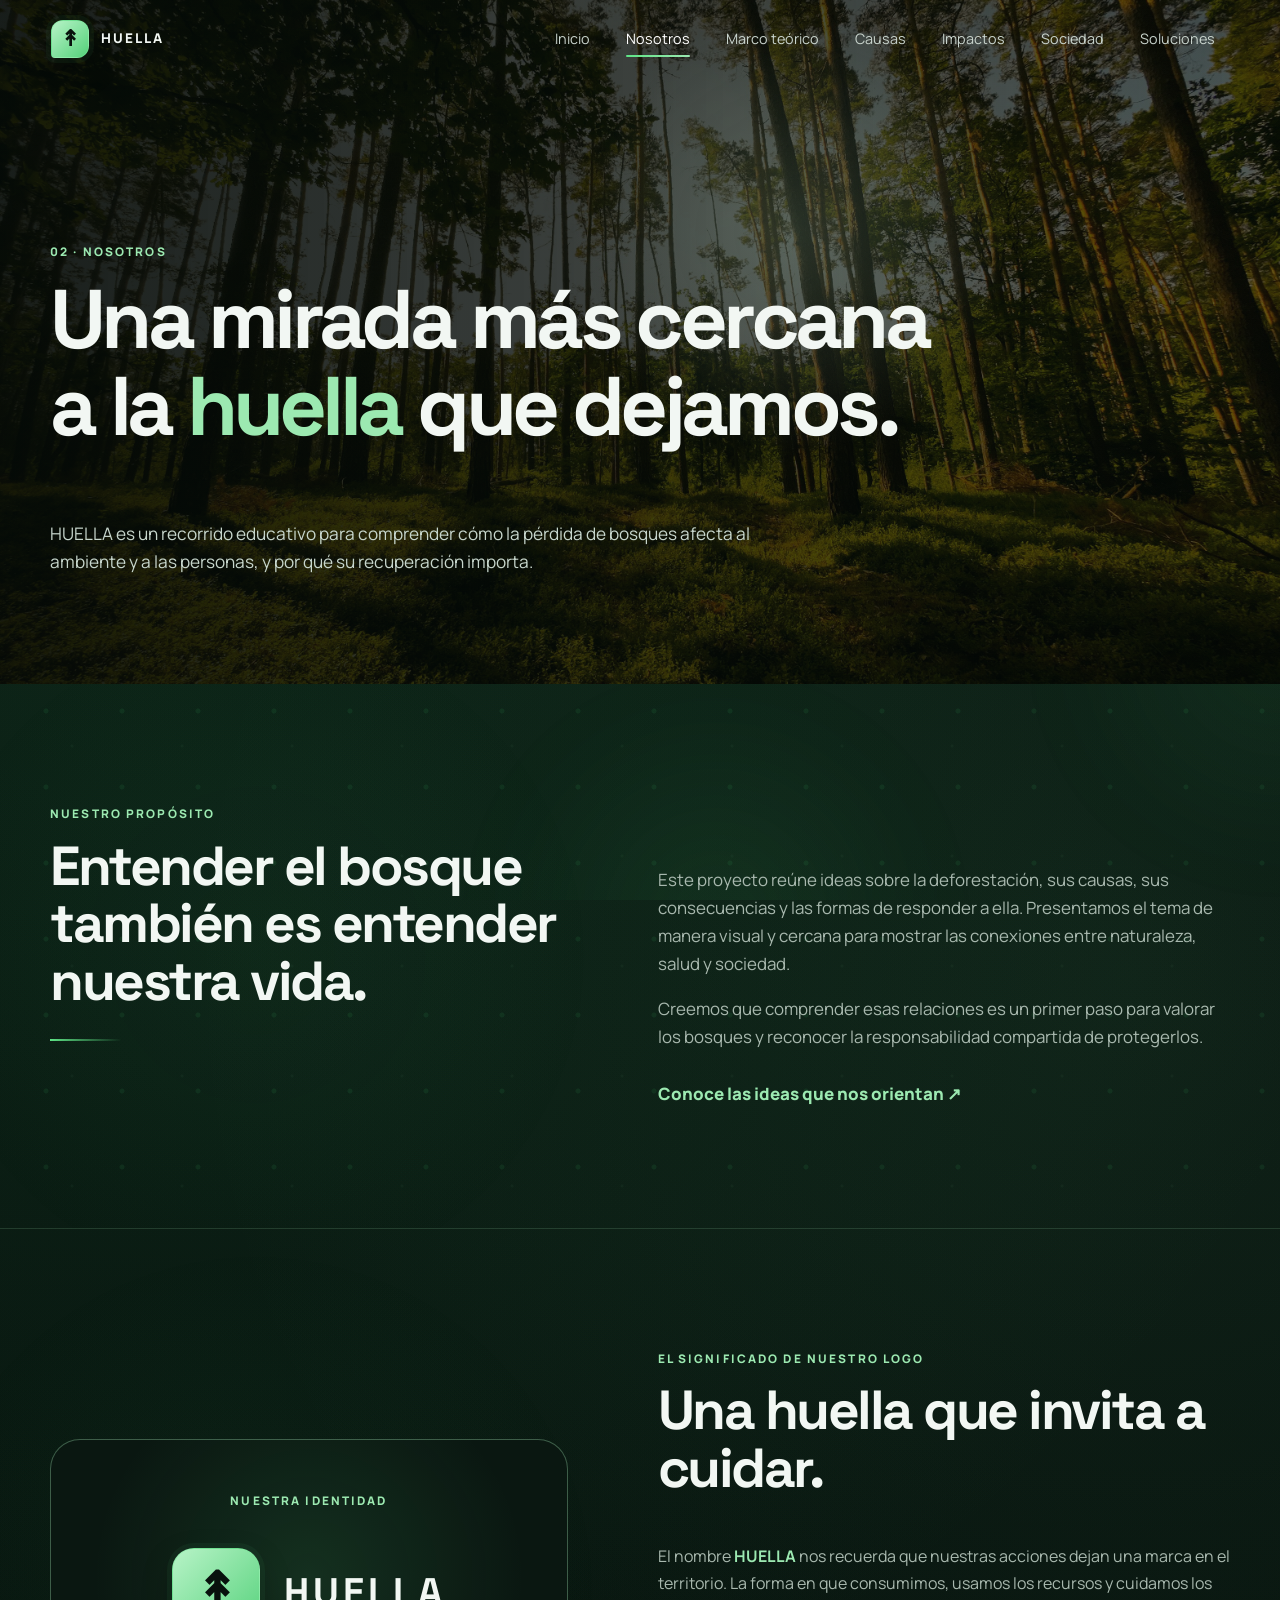
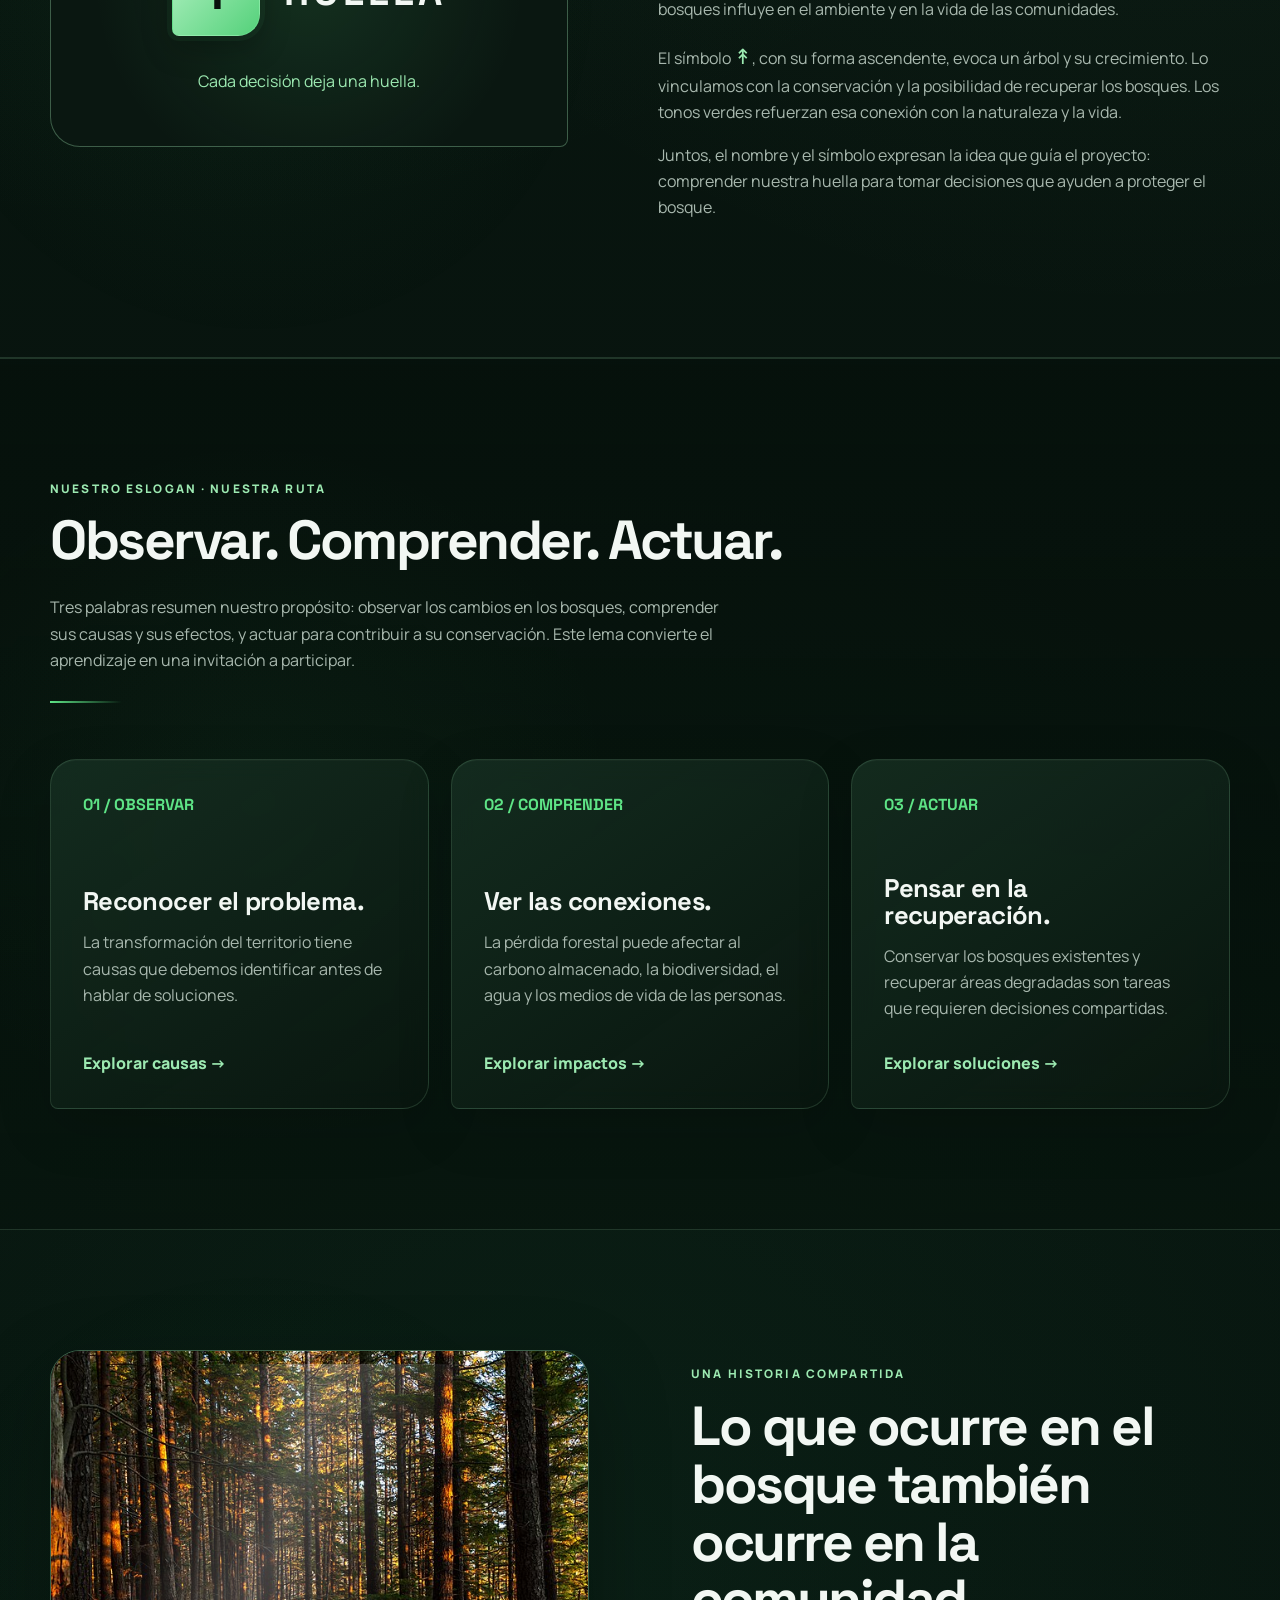
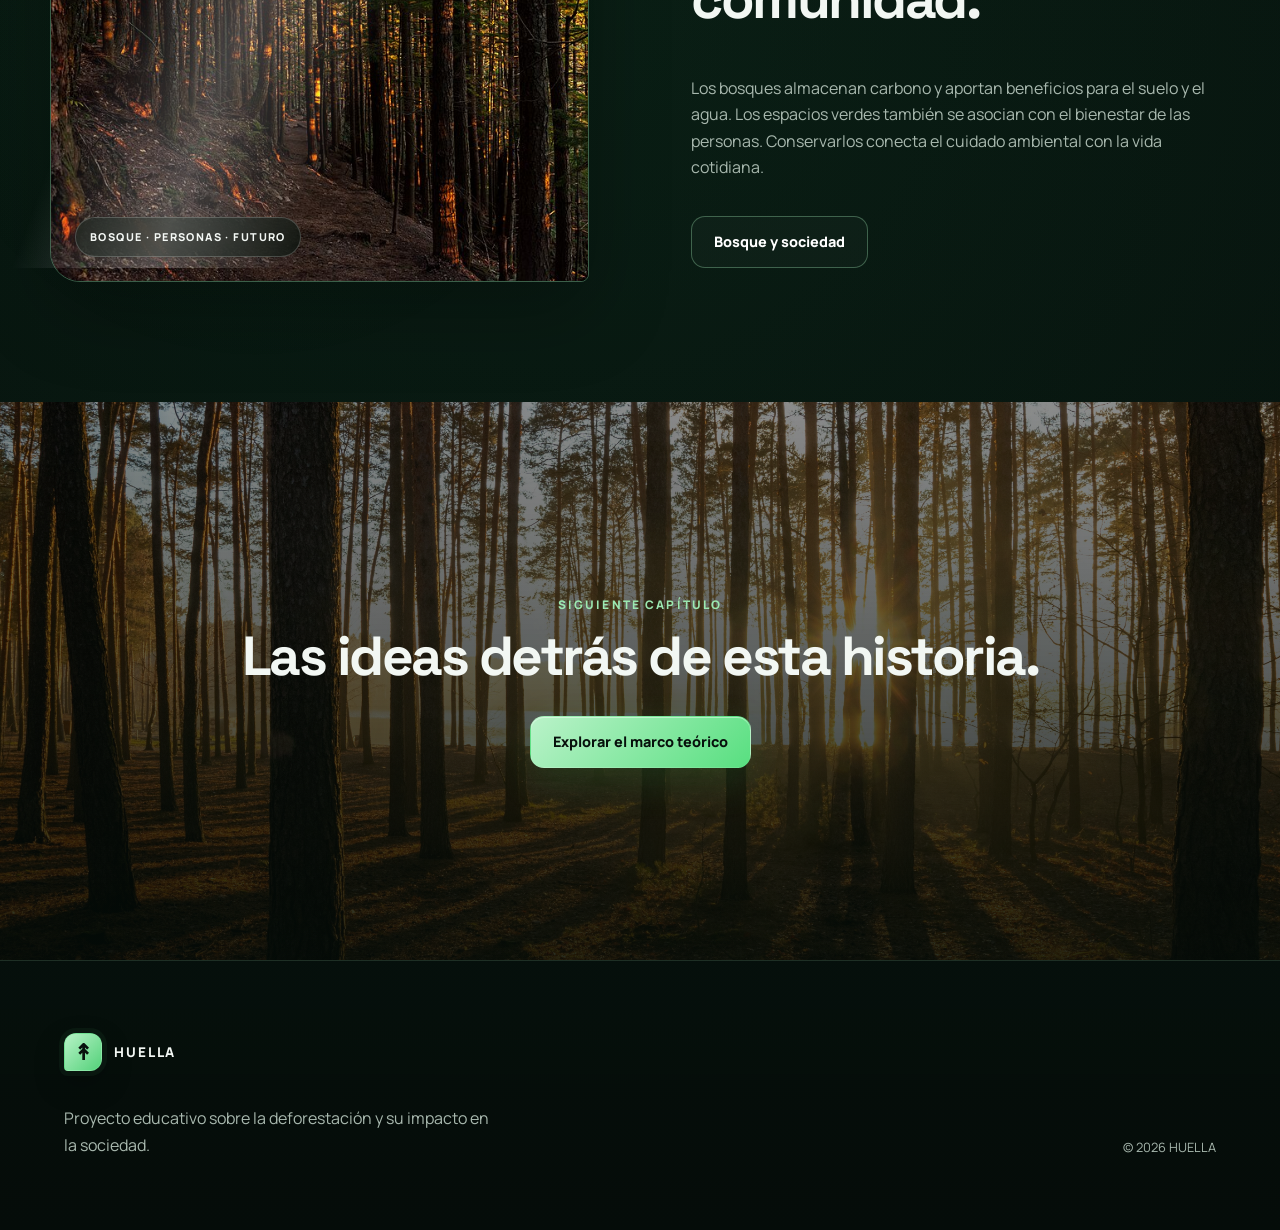
<file: nosotros.html>
<!DOCTYPE html>
<html lang="es">
<head>
  <meta charset="UTF-8">
  <meta name="viewport" content="width=device-width, initial-scale=1.0">
  <meta name="description" content="Conoce el propósito de HUELLA, un recorrido educativo sobre los bosques y su relación con la sociedad.">
  <title>HUELLA | Nosotros</title>
  <link rel="preconnect" href="https://fonts.googleapis.com">
  <link rel="preconnect" href="https://fonts.gstatic.com" crossorigin>
  <link href="https://fonts.googleapis.com/css2?family=Manrope:wght@400;500;600;700;800&family=Space+Grotesk:wght@500;600;700&display=swap" rel="stylesheet">
  <link rel="stylesheet" href="styles.css">
</head>
<body>
  <a class="skip-link" href="#contenido">Saltar al contenido</a>
  <div class="reading-progress" id="readingProgress"></div>

  <header class="site-header" id="siteHeader">
    <a class="brand" href="index.html" aria-label="HUELLA - Inicio"><span class="brand-mark" aria-hidden="true">↟</span><span class="brand-text">HUELLA</span></a>
    <button class="menu-toggle" id="menuToggle" aria-controls="mainNav" aria-label="Abrir menú" aria-expanded="false"><span></span><span></span></button>
    <nav class="main-nav" id="mainNav" aria-label="Navegación principal">
      <a class="nav-link" href="index.html">Inicio</a>
      <a class="nav-link active" aria-current="page" href="nosotros.html">Nosotros</a>
      <a class="nav-link" href="marco-teorico.html">Marco teórico</a>
      <a class="nav-link" href="causas.html">Causas</a>
      <a class="nav-link" href="impactos.html">Impactos</a>
      <a class="nav-link" href="sociedad.html">Sociedad</a>
      <a class="nav-link" href="soluciones.html">Soluciones</a>
    </nav>
  </header>

  <main id="contenido" tabindex="-1">
    <section class="inner-hero about-hero">
      <div class="inner-hero-bg parallax-layer" data-speed="0.16"></div>
      <div class="hero-overlay darker"></div>
      <div class="inner-hero-content">
        <p class="eyebrow reveal-up">02 · Nosotros</p>
        <h1 class="reveal-up">Una mirada más cercana a la <span class="accent-word">huella</span> que dejamos.</h1>
        <p class="reveal-up">HUELLA es un recorrido educativo para comprender cómo la pérdida de bosques afecta al ambiente y a las personas, y por qué su recuperación importa.</p>
      </div>
    </section>

    <section class="section about-intro">
      <div class="container about-intro-grid">
        <div class="section-heading reveal-left">
          <p class="eyebrow">Nuestro propósito</p>
          <h2>Entender el bosque también es entender nuestra vida.</h2>
        </div>
        <div class="about-intro-copy reveal-right">
          <p>Este proyecto reúne ideas sobre la deforestación, sus causas, sus consecuencias y las formas de responder a ella. Presentamos el tema de manera visual y cercana para mostrar las conexiones entre naturaleza, salud y sociedad.</p>
          <p>Creemos que comprender esas relaciones es un primer paso para valorar los bosques y reconocer la responsabilidad compartida de protegerlos.</p>
          <a class="text-link page-link" href="marco-teorico.html">Conoce las ideas que nos orientan <span>↗</span></a>
        </div>
      </div>
    </section>

    <section class="section about-identity" aria-labelledby="identity-title">
      <div class="container about-identity-grid">
        <div class="about-logo-panel reveal-left">
          <p class="eyebrow">Nuestra identidad</p>
          <div class="brand about-logo" role="img" aria-label="Logo de HUELLA: símbolo de flecha ascendente junto al nombre del proyecto">
            <span class="brand-mark" aria-hidden="true">↟</span>
            <span class="brand-text" aria-hidden="true">HUELLA</span>
          </div>
          <p class="about-logo-caption">Cada decisión deja una huella.</p>
        </div>
        <div class="about-identity-copy reveal-right">
          <p class="eyebrow">El significado de nuestro logo</p>
          <h2 id="identity-title">Una huella que invita a cuidar.</h2>
          <p>El nombre <strong>HUELLA</strong> nos recuerda que nuestras acciones dejan una marca en el territorio. La forma en que consumimos, usamos los recursos y cuidamos los bosques influye en el ambiente y en la vida de las comunidades.</p>
          <p>El símbolo <span class="about-inline-mark" aria-label="flecha ascendente">↟</span>, con su forma ascendente, evoca un árbol y su crecimiento. Lo vinculamos con la conservación y la posibilidad de recuperar los bosques. Los tonos verdes refuerzan esa conexión con la naturaleza y la vida.</p>
          <p>Juntos, el nombre y el símbolo expresan la idea que guía el proyecto: comprender nuestra huella para tomar decisiones que ayuden a proteger el bosque.</p>
        </div>
      </div>
    </section>

    <section class="section dark-section" aria-labelledby="slogan-title">
      <div class="container">
        <div class="section-heading reveal">
          <p class="eyebrow">Nuestro eslogan · Nuestra ruta</p>
          <h2 id="slogan-title">Observar. Comprender. Actuar.</h2>
          <p class="about-slogan-copy">Tres palabras resumen nuestro propósito: observar los cambios en los bosques, comprender sus causas y sus efectos, y actuar para contribuir a su conservación. Este lema convierte el aprendizaje en una invitación a participar.</p>
        </div>
        <div class="about-pillars">
          <article class="feature-panel reveal-left">
            <span class="feature-number">01 / OBSERVAR</span>
            <h3>Reconocer el problema.</h3>
            <p>La transformación del territorio tiene causas que debemos identificar antes de hablar de soluciones.</p>
            <a class="arrow-link page-link" href="causas.html">Explorar causas <span>→</span></a>
          </article>
          <article class="feature-panel reveal">
            <span class="feature-number">02 / COMPRENDER</span>
            <h3>Ver las conexiones.</h3>
            <p>La pérdida forestal puede afectar al carbono almacenado, la biodiversidad, el agua y los medios de vida de las personas.</p>
            <a class="arrow-link page-link" href="impactos.html">Explorar impactos <span>→</span></a>
          </article>
          <article class="feature-panel reveal-right">
            <span class="feature-number">03 / ACTUAR</span>
            <h3>Pensar en la recuperación.</h3>
            <p>Conservar los bosques existentes y recuperar áreas degradadas son tareas que requieren decisiones compartidas.</p>
            <a class="arrow-link page-link" href="soluciones.html">Explorar soluciones <span>→</span></a>
          </article>
        </div>
      </div>
    </section>

    <section class="section about-statement">
      <div class="container about-statement-grid">
        <div class="about-statement-image reveal-left">
          <img loading="lazy" decoding="async" src="Imagenes/ocurre.jpg">
          <span class="image-badge">BOSQUE · PERSONAS · FUTURO</span>
        </div>
        <div class="about-statement-copy reveal-right">
          <p class="eyebrow">Una historia compartida</p>
          <h2>Lo que ocurre en el bosque también ocurre en la comunidad.</h2>
          <p>Los bosques almacenan carbono y aportan beneficios para el suelo y el agua. Los espacios verdes también se asocian con el bienestar de las personas. Conservarlos conecta el cuidado ambiental con la vida cotidiana.</p>
          <a class="btn btn-outline page-link" href="sociedad.html">Bosque y sociedad</a>
        </div>
      </div>
    </section>

    <section class="next-page-panel">
      <div class="next-page-bg next-theory"></div>
      <div class="next-page-overlay"></div>
      <div class="next-page-content reveal">
        <p class="eyebrow">Siguiente capítulo</p>
        <h2>Las ideas detrás de esta historia.</h2>
        <a href="marco-teorico.html" class="btn btn-primary page-link">Explorar el marco teórico</a>
      </div>
    </section>
  </main>

  <footer class="site-footer">
    <div><span class="brand footer-brand"><span class="brand-mark" aria-hidden="true">↟</span><span class="brand-text">HUELLA</span></span><p>Proyecto educativo sobre la deforestación y su impacto en la sociedad.</p></div>
    <p class="copyright">© <span id="year">2026</span> HUELLA</p>
  </footer>
  <script src="script.js"></script>
</body>
</html>
</file>
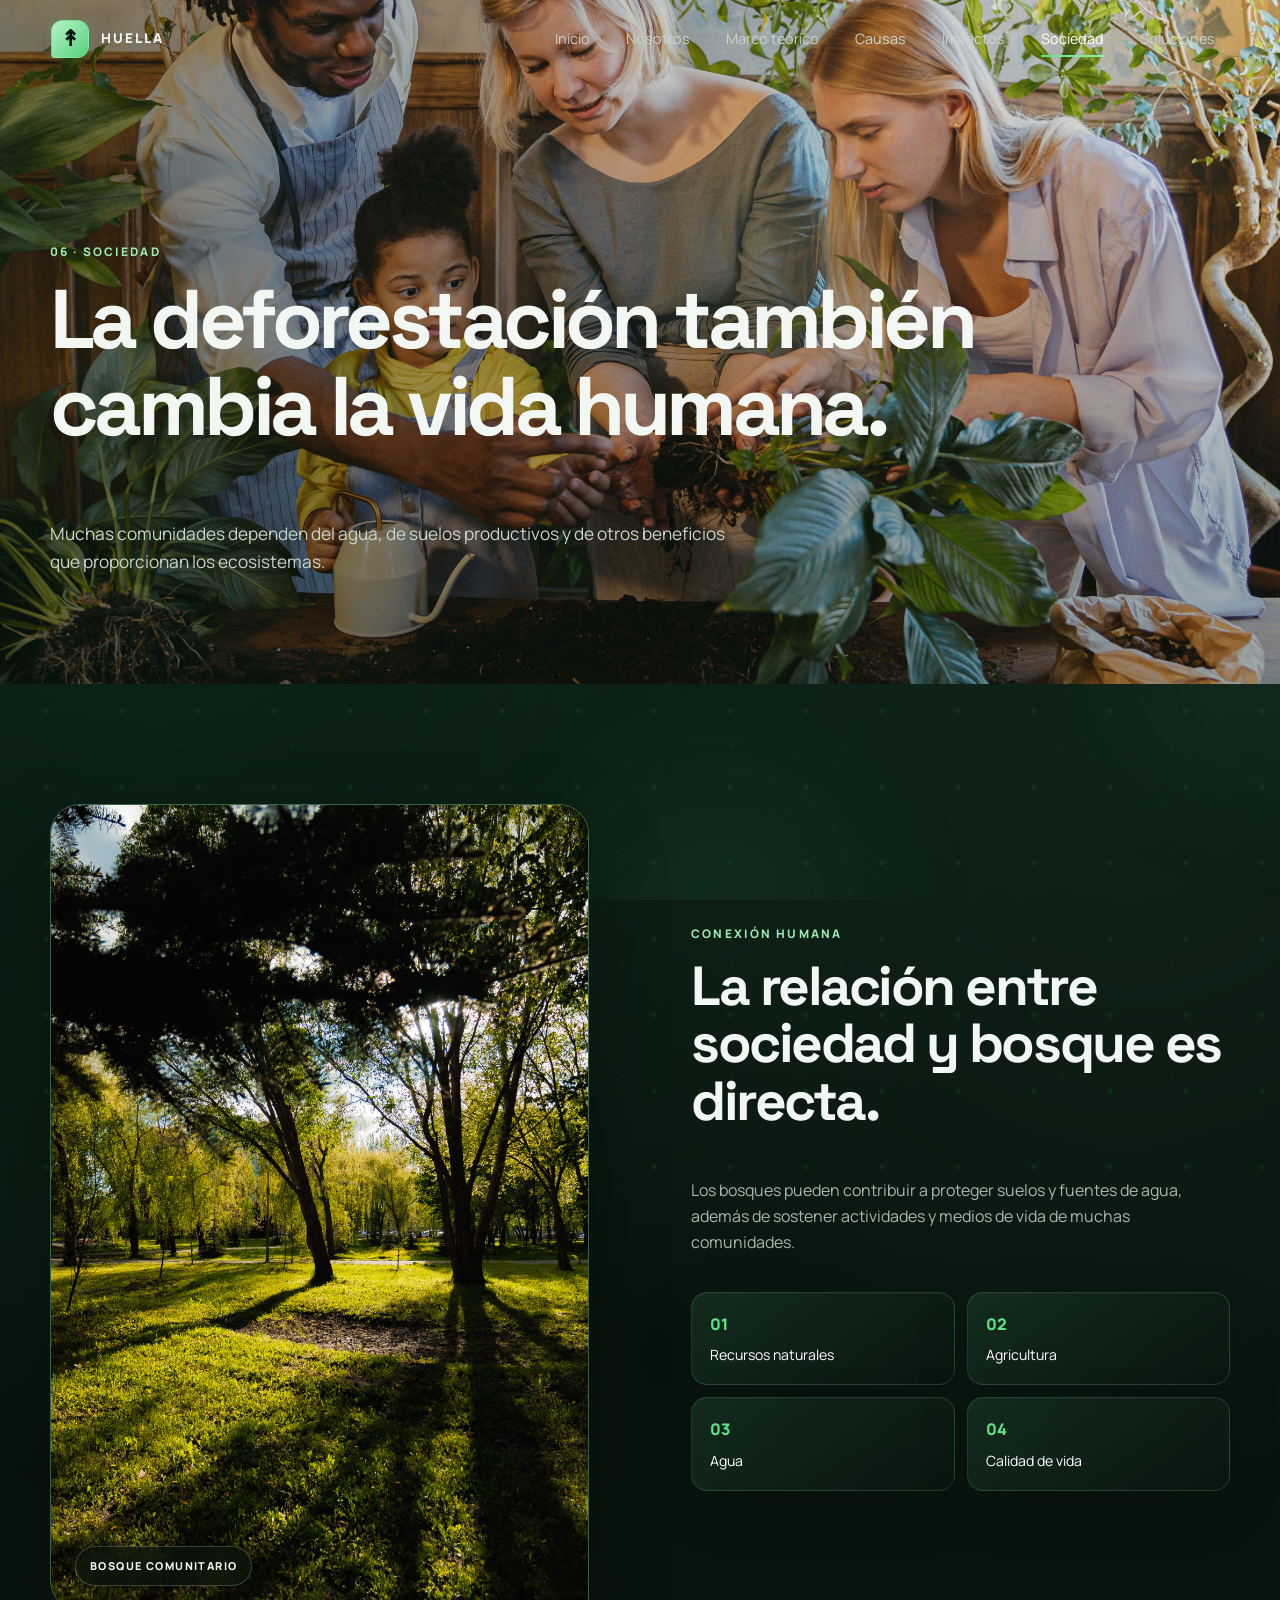
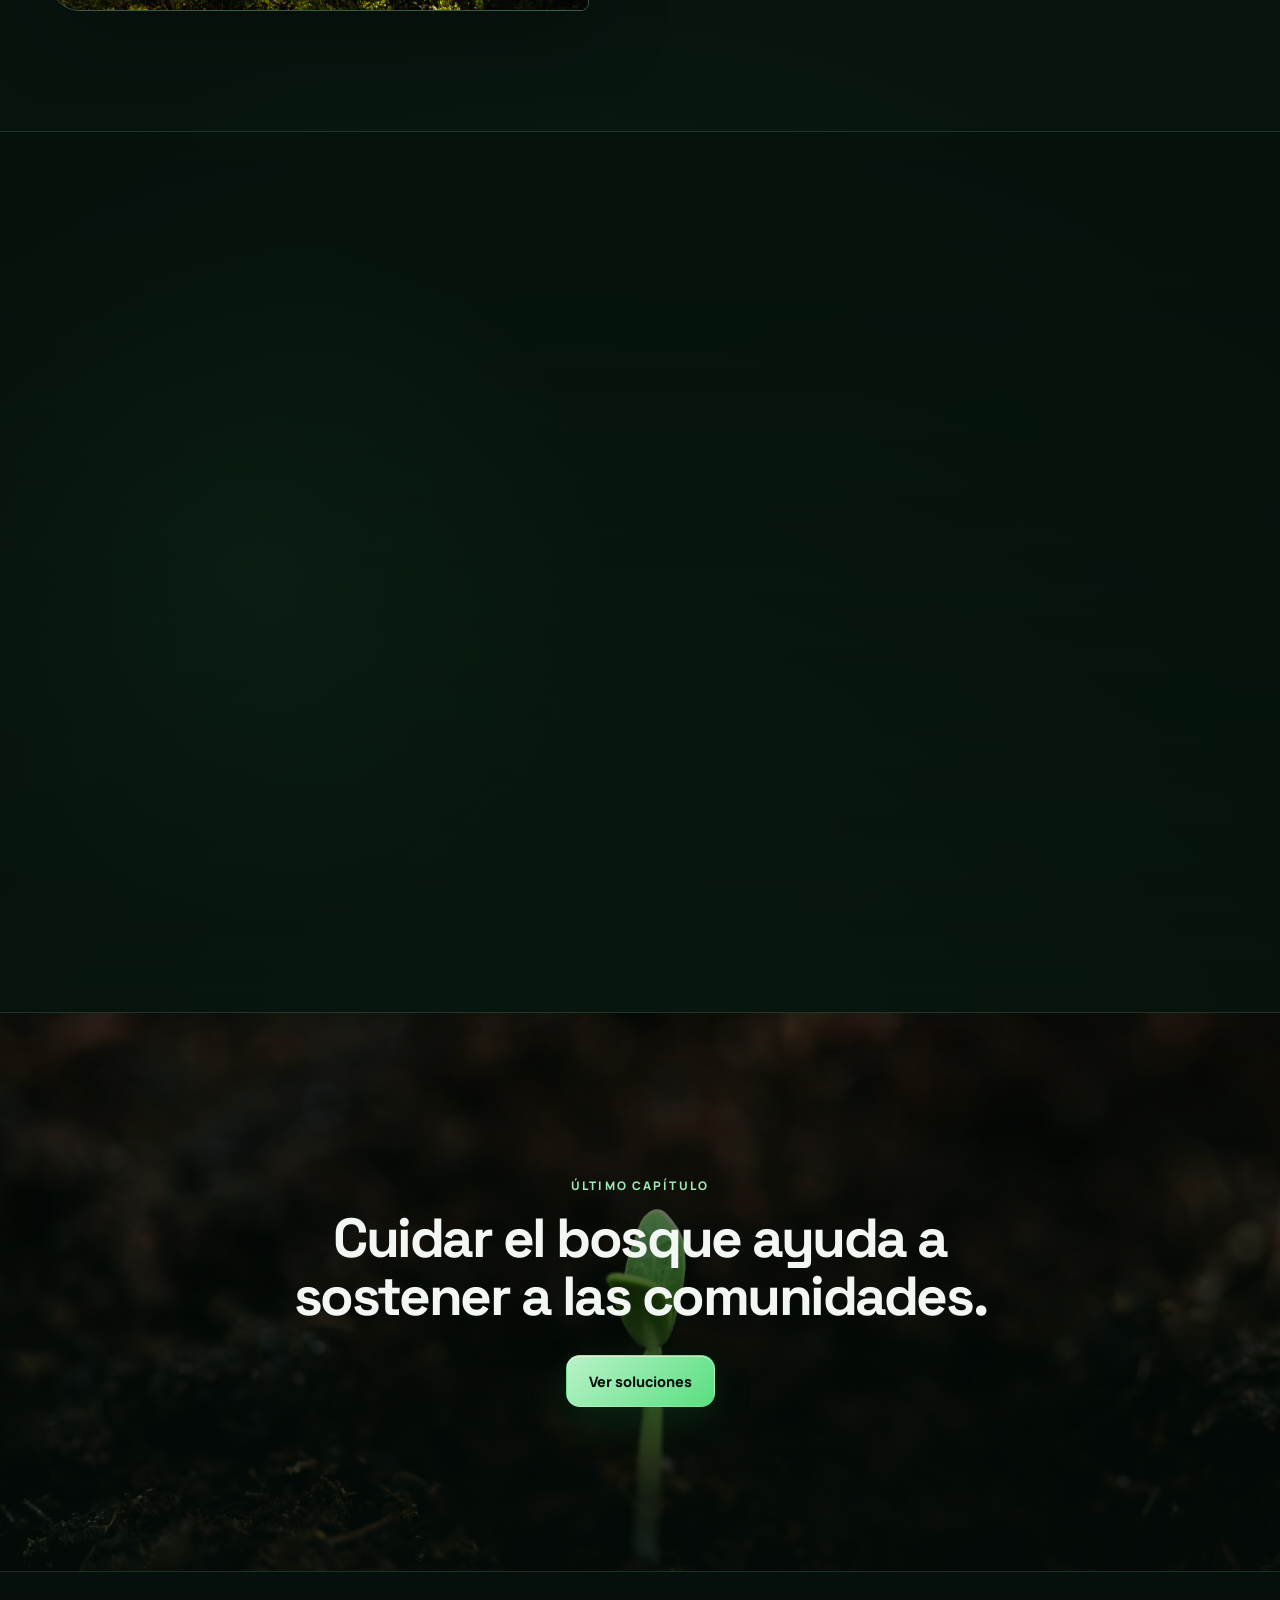
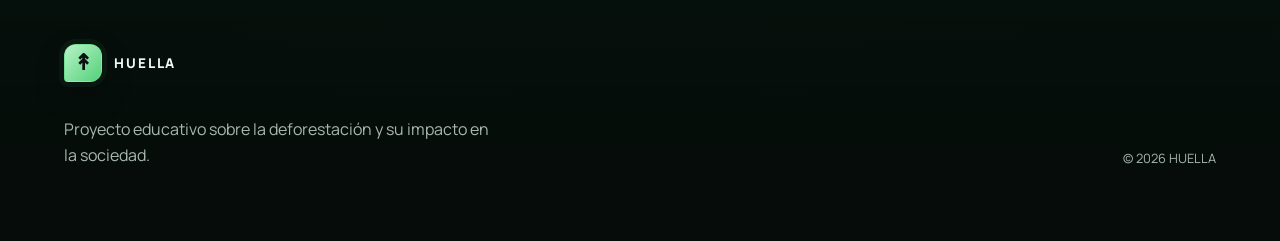
<file: sociedad.html>
<!DOCTYPE html>
<html lang="es">
<head>
  <meta charset="UTF-8">
  <meta name="viewport" content="width=device-width, initial-scale=1.0">
  <meta name="description" content="Relación entre la deforestación y la sociedad.">
  <title>HUELLA | Sociedad</title>
  <link rel="preconnect" href="https://fonts.googleapis.com">
  <link rel="preconnect" href="https://fonts.gstatic.com" crossorigin>
  <link href="https://fonts.googleapis.com/css2?family=Manrope:wght@400;500;600;700;800&family=Space+Grotesk:wght@500;600;700&display=swap" rel="stylesheet">
  <link rel="stylesheet" href="styles.css">
</head>
<body>
  <a class="skip-link" href="#contenido">Saltar al contenido</a>
  <div class="reading-progress" id="readingProgress"></div>

  <header class="site-header" id="siteHeader">
    <a class="brand" href="index.html"><span class="brand-mark" aria-hidden="true">↟</span><span class="brand-text">HUELLA</span></a>
    <button class="menu-toggle" id="menuToggle" aria-controls="mainNav" aria-label="Abrir menú" aria-expanded="false"><span></span><span></span></button>
    <nav class="main-nav" id="mainNav" aria-label="Navegación principal">
      <a class="nav-link" href="index.html">Inicio</a>
      <a class="nav-link" href="nosotros.html">Nosotros</a>
      <a class="nav-link" href="marco-teorico.html">Marco teórico</a>
      <a class="nav-link" href="causas.html">Causas</a>
      <a class="nav-link" href="impactos.html">Impactos</a>
      <a class="nav-link active" aria-current="page" href="sociedad.html">Sociedad</a>
      <a class="nav-link" href="soluciones.html">Soluciones</a>
    </nav>
  </header>

  <main id="contenido" tabindex="-1">
    <section class="inner-hero society-hero">
      <div class="inner-hero-bg parallax-layer" data-speed="0.16"></div>
      <div class="hero-overlay"></div>
      <div class="inner-hero-content">
        <p class="eyebrow reveal-up">06 · Sociedad</p>
        <h1 class="reveal-up">La deforestación también cambia la vida humana.</h1>
        <p class="reveal-up">Muchas comunidades dependen del agua, de suelos productivos y de otros beneficios que proporcionan los ecosistemas.</p>
      </div>
    </section>

    <section class="section human-section">
      <div class="container human-layout">
        <div class="human-image reveal-left">
          <img loading="lazy" decoding="async" src="Imagenes/comunitario.jpg">
          <div class="image-badge">BOSQUE COMUNITARIO</div>
        </div>

        <div class="human-content reveal-right">
          <p class="eyebrow">Conexión humana</p>
          <h2>La relación entre sociedad y bosque es directa.</h2>
          <p>Los bosques pueden contribuir a proteger suelos y fuentes de agua, además de sostener actividades y medios de vida de muchas comunidades.</p>

          <div class="human-points">
            <div><span>01</span><p>Recursos naturales</p></div>
            <div><span>02</span><p>Agricultura</p></div>
            <div><span>03</span><p>Agua</p></div>
            <div><span>04</span><p>Calidad de vida</p></div>
          </div>
        </div>
      </div>
    </section>

    <section class="section dark-section">
      <div class="container">
        <div class="section-heading center reveal">
          <p class="eyebrow">Consecuencias sociales</p>
          <h2>Cuando el ambiente pierde estabilidad, las personas sienten el efecto.</h2>
        </div>

        <div class="social-cards">
          <article class="social-card reveal">
            <div class="social-icon">≈</div>
            <h3>Disponibilidad de agua</h3>
            <p>La degradación forestal puede cambiar la infiltración, la escorrentía y la calidad del agua; sus efectos varían según la cuenca.</p>
          </article>
          <article class="social-card reveal">
            <div class="social-icon">⌁</div>
            <h3>Producción agrícola</h3>
            <p>La erosión y la pérdida de nutrientes pueden reducir la productividad de los suelos agrícolas cercanos.</p>
          </article>
          <article class="social-card reveal">
            <div class="social-icon">◌</div>
            <h3>Comunidades</h3>
            <p>Muchas comunidades obtienen alimentos, materiales o ingresos del bosque; la pérdida de esos recursos puede afectar sus medios de vida.</p>
          </article>
        </div>
      </div>
    </section>

    <section class="next-page-panel">
      <div class="next-page-bg next-soluciones"></div>
      <div class="next-page-overlay"></div>
      <div class="next-page-content reveal">
        <p class="eyebrow">Último capítulo</p>
        <h2>Cuidar el bosque ayuda a sostener a las comunidades.</h2>
        <a href="soluciones.html" class="btn btn-primary page-link">Ver soluciones</a>
      </div>
    </section>
  </main>

  <footer class="site-footer">
    <div><span class="brand footer-brand"><span class="brand-mark" aria-hidden="true">↟</span><span class="brand-text">HUELLA</span></span><p>Proyecto educativo sobre la deforestación y su impacto en la sociedad.</p></div>
    <p class="copyright">© <span id="year">2026</span> HUELLA</p>
  </footer>

  <script src="script.js"></script>
</body>
</html>
</file>
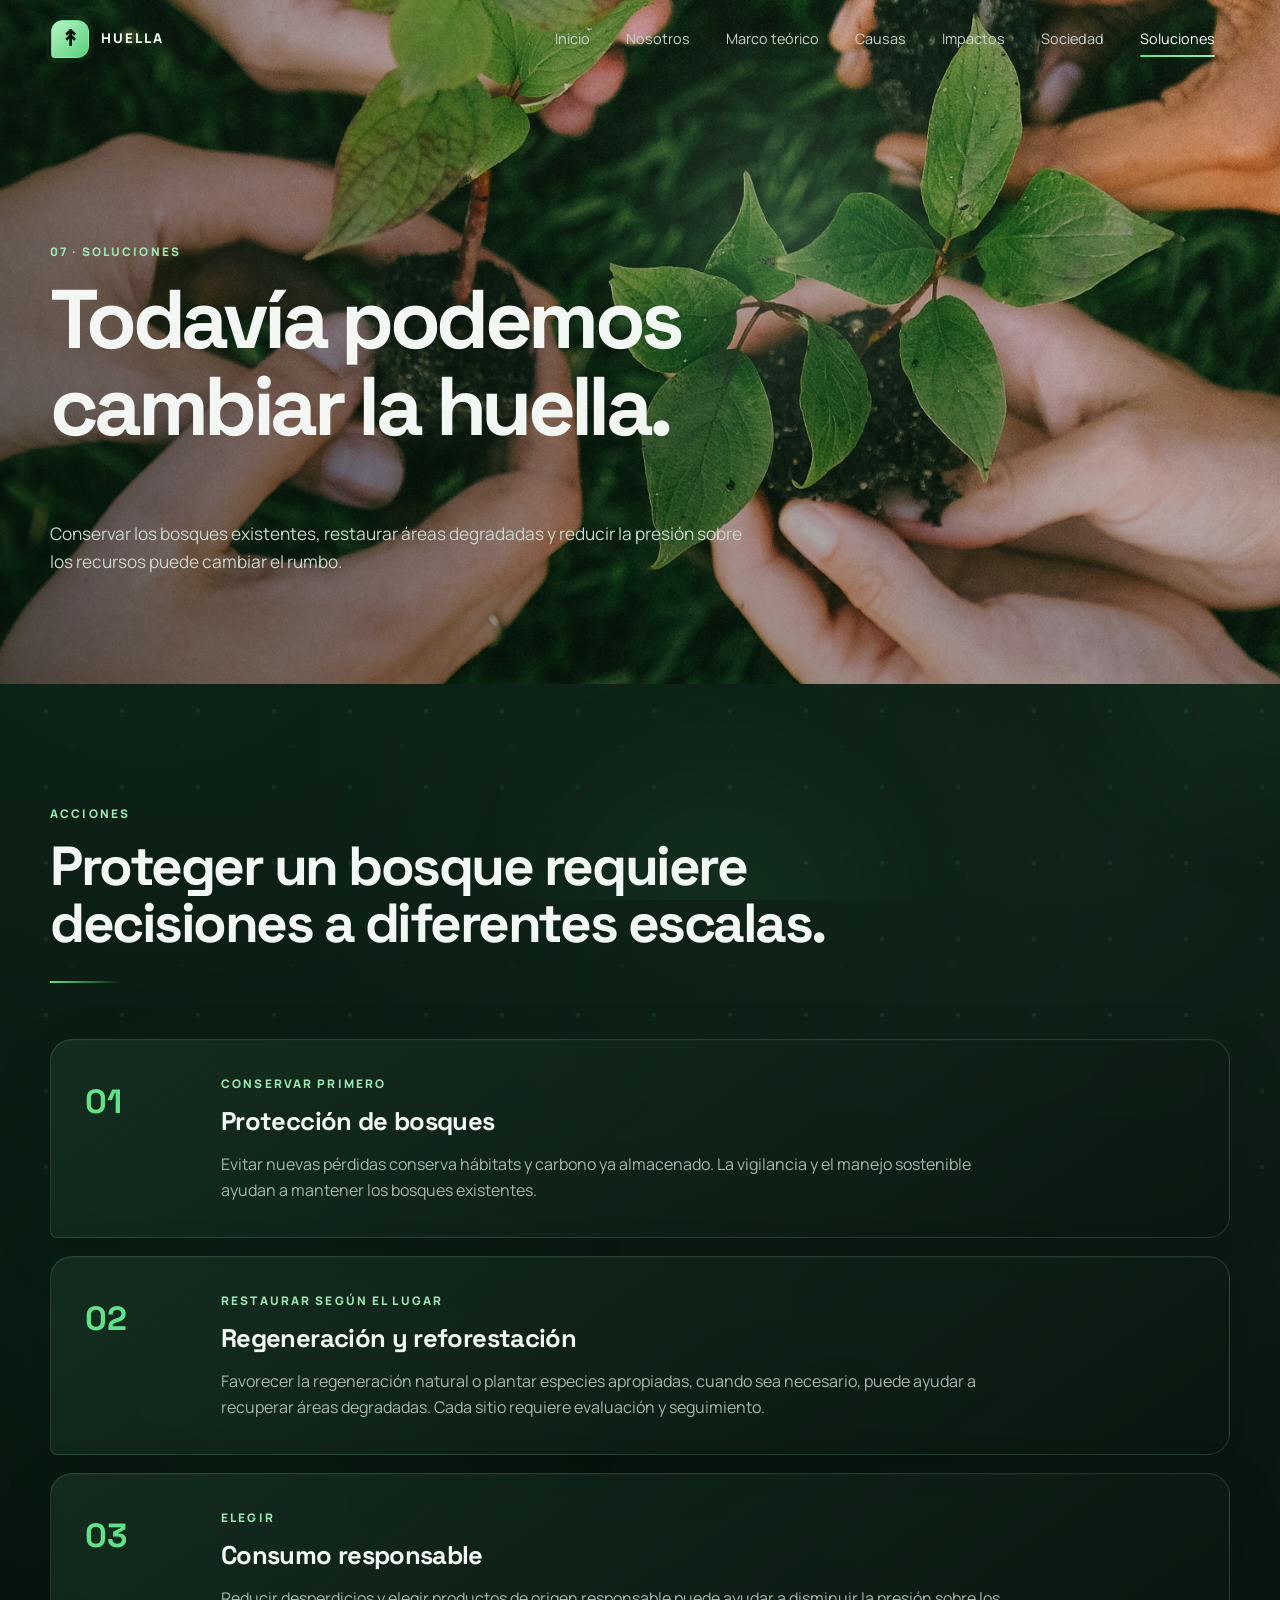
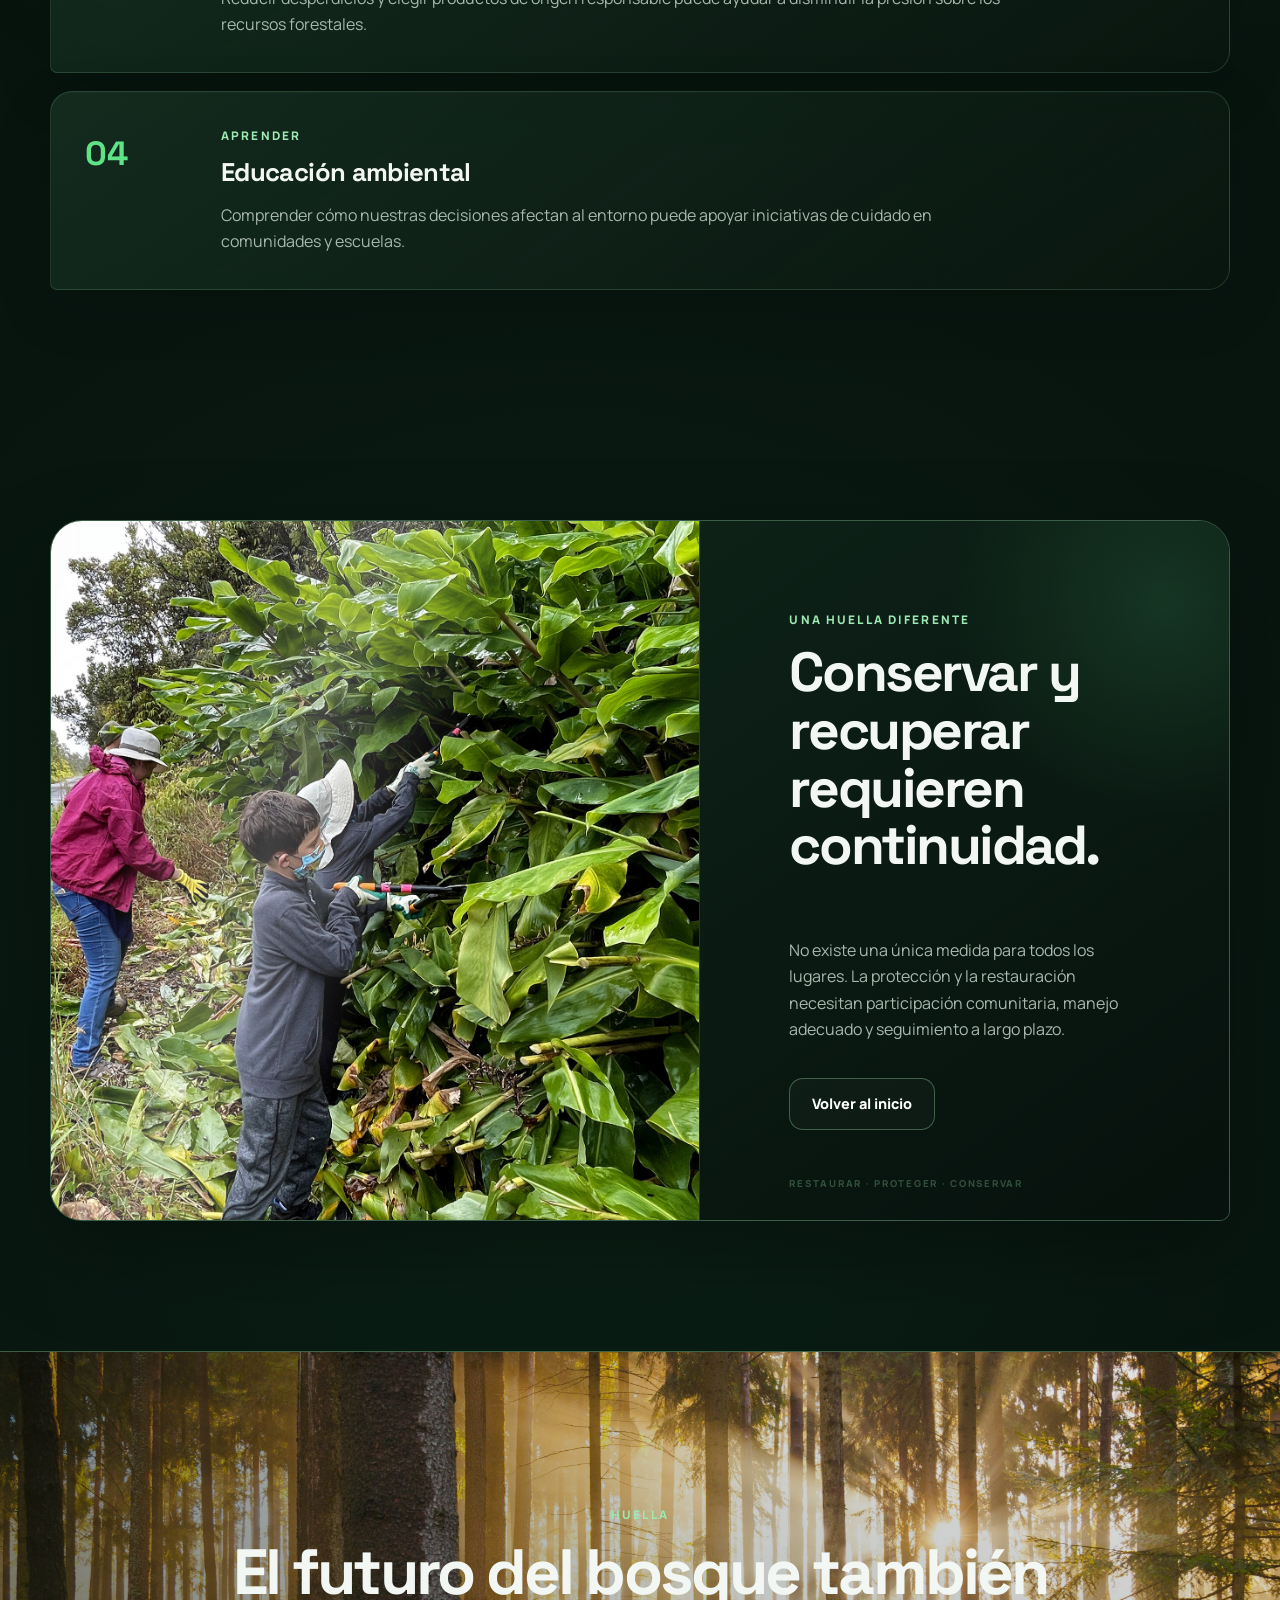
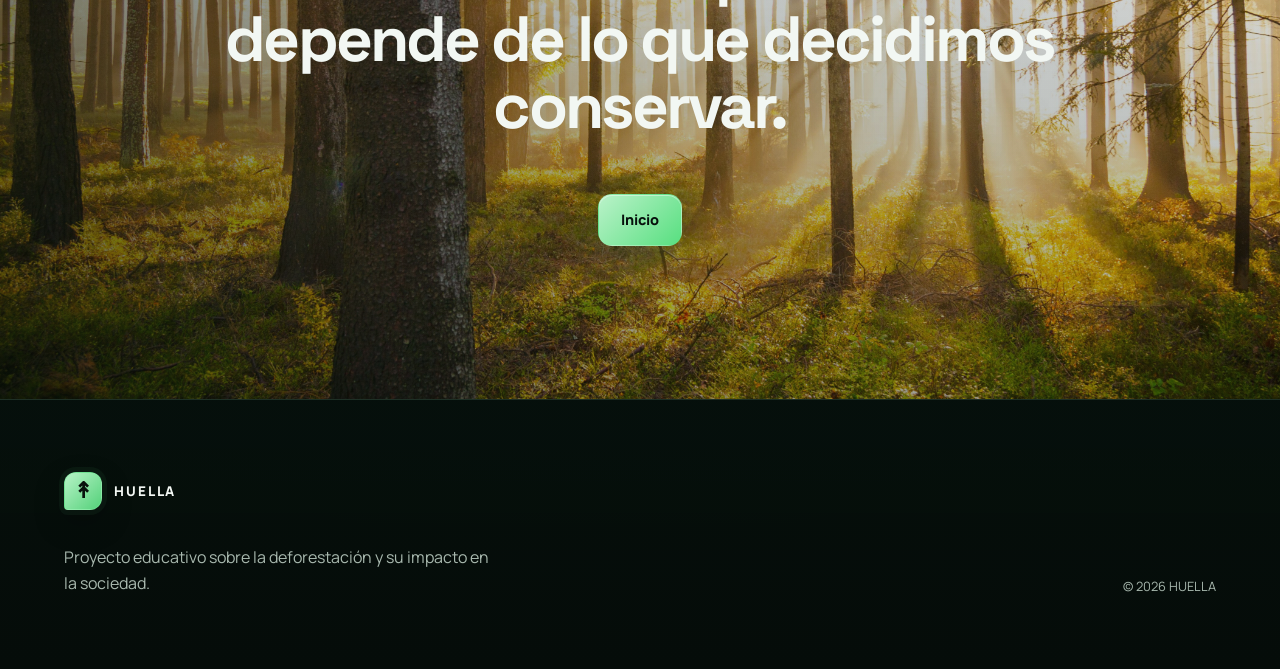
<file: soluciones.html>
<!DOCTYPE html>
<html lang="es">
<head>
  <meta charset="UTF-8">
  <meta name="viewport" content="width=device-width, initial-scale=1.0">
  <meta name="description" content="Soluciones frente a la deforestación.">
  <title>HUELLA | Soluciones</title>
  <link rel="preconnect" href="https://fonts.googleapis.com">
  <link rel="preconnect" href="https://fonts.gstatic.com" crossorigin>
  <link href="https://fonts.googleapis.com/css2?family=Manrope:wght@400;500;600;700;800&family=Space+Grotesk:wght@500;600;700&display=swap" rel="stylesheet">
  <link rel="stylesheet" href="styles.css">
</head>
<body>
  <a class="skip-link" href="#contenido">Saltar al contenido</a>
  <div class="reading-progress" id="readingProgress"></div>

  <header class="site-header" id="siteHeader">
    <a class="brand" href="index.html"><span class="brand-mark" aria-hidden="true">↟</span><span class="brand-text">HUELLA</span></a>
    <button class="menu-toggle" id="menuToggle" aria-controls="mainNav" aria-label="Abrir menú" aria-expanded="false"><span></span><span></span></button>
    <nav class="main-nav" id="mainNav" aria-label="Navegación principal">
      <a class="nav-link" href="index.html">Inicio</a>
      <a class="nav-link" href="nosotros.html">Nosotros</a>
      <a class="nav-link" href="marco-teorico.html">Marco teórico</a>
      <a class="nav-link" href="causas.html">Causas</a>
      <a class="nav-link" href="impactos.html">Impactos</a>
      <a class="nav-link" href="sociedad.html">Sociedad</a>
      <a class="nav-link active" aria-current="page" href="soluciones.html">Soluciones</a>
    </nav>
  </header>

  <main id="contenido" tabindex="-1">
    <section class="inner-hero solutions-hero">
      <div class="inner-hero-bg parallax-layer" data-speed="0.16"></div>
      <div class="hero-overlay"></div>
      <div class="inner-hero-content">
        <p class="eyebrow reveal-up">07 · Soluciones</p>
        <h1 class="reveal-up">Todavía podemos cambiar la huella.</h1>
        <p class="reveal-up">Conservar los bosques existentes, restaurar áreas degradadas y reducir la presión sobre los recursos puede cambiar el rumbo.</p>
      </div>
    </section>

    <section class="section solutions-list-section">
      <div class="container">
        <div class="section-heading reveal">
          <p class="eyebrow">Acciones</p>
          <h2>Proteger un bosque requiere decisiones a diferentes escalas.</h2>
        </div>

        <div class="solution-list">
          <article class="solution-item reveal">
            <span class="solution-number">01</span>
            <div>
              <p class="eyebrow">Conservar primero</p>
              <h3>Protección de bosques</h3>
              <p>Evitar nuevas pérdidas conserva hábitats y carbono ya almacenado. La vigilancia y el manejo sostenible ayudan a mantener los bosques existentes.</p>
            </div>
          </article>

          <article class="solution-item reveal">
            <span class="solution-number">02</span>
            <div>
              <p class="eyebrow">Restaurar según el lugar</p>
              <h3>Regeneración y reforestación</h3>
              <p>Favorecer la regeneración natural o plantar especies apropiadas, cuando sea necesario, puede ayudar a recuperar áreas degradadas. Cada sitio requiere evaluación y seguimiento.</p>
            </div>
          </article>

          <article class="solution-item reveal">
            <span class="solution-number">03</span>
            <div>
              <p class="eyebrow">Elegir</p>
              <h3>Consumo responsable</h3>
              <p>Reducir desperdicios y elegir productos de origen responsable puede ayudar a disminuir la presión sobre los recursos forestales.</p>
            </div>
          </article>

          <article class="solution-item reveal">
            <span class="solution-number">04</span>
            <div>
              <p class="eyebrow">Aprender</p>
              <h3>Educación ambiental</h3>
              <p>Comprender cómo nuestras decisiones afectan al entorno puede apoyar iniciativas de cuidado en comunidades y escuelas.</p>
            </div>
          </article>
        </div>
      </div>
    </section>

    <section class="solution-highlight">
      <div class="solution-highlight-image reveal-left">
        <img loading="lazy" decoding="async" src="Imagenes/restauracion-familiar-nps.jpg" alt="Familia retira plantas invasoras durante una actividad de restauración del bosque">
      </div>
      <div class="solution-highlight-copy reveal-right">
        <p class="eyebrow">Una huella diferente</p>
        <h2>Conservar y recuperar requieren continuidad.</h2>
        <p>No existe una única medida para todos los lugares. La protección y la restauración necesitan participación comunitaria, manejo adecuado y seguimiento a largo plazo.</p>
        <a href="index.html" class="btn btn-outline page-link">Volver al inicio</a>
      </div>
    </section>

    <section class="closing-section">
      <div class="closing-bg parallax-layer" data-speed="0.12"></div>
      <div class="closing-overlay"></div>
      <div class="closing-content reveal">
        <p class="eyebrow">HUELLA</p>
        <h2>El futuro del bosque también depende de lo que decidimos conservar.</h2>
        <a href="index.html" class="btn btn-primary page-link">Inicio</a>
      </div>
    </section>
  </main>

  <footer class="site-footer">
    <div><span class="brand footer-brand"><span class="brand-mark" aria-hidden="true">↟</span><span class="brand-text">HUELLA</span></span><p>Proyecto educativo sobre la deforestación y su impacto en la sociedad.</p></div>
    <p class="copyright">© <span id="year">2026</span> HUELLA</p>
  </footer>

  <script src="script.js"></script>
</body>
</html>
</file>
<file: styles.css>
:root {
  --bg: #06100c;
  --bg-soft: #0a1711;
  --bg-card: rgba(11, 27, 20, 0.72);
  --bg-card-strong: rgba(12, 31, 22, 0.9);
  --surface: #0f2118;
  --surface-2: #132a1e;
  --text: #f2f7f3;
  --muted: #a8b8ae;
  --line: rgba(159, 229, 180, 0.16);
  --line-strong: rgba(159, 229, 180, 0.34);
  --green: #5ee486;
  --green-soft: #9ce9b1;
  --green-dark: #1f6b45;
  --earth: #b56a3c;
  --shadow: 0 28px 80px rgba(0, 0, 0, 0.28);
  --radius: 24px;
  --header-h: 78px;
  --container: 1180px;
}

* { box-sizing: border-box; }
html { scroll-behavior: smooth; }
body {
  margin: 0;
  min-height: 100vh;
  overflow-x: hidden;
  background:
    radial-gradient(circle at 12% 12%, rgba(52, 161, 94, 0.14), transparent 32%),
    radial-gradient(circle at 88% 22%, rgba(113, 210, 143, 0.08), transparent 26%),
    radial-gradient(circle at 45% 72%, rgba(27, 103, 65, 0.14), transparent 34%),
    linear-gradient(180deg, #07110d 0%, #08150f 50%, #06100c 100%);
  color: var(--text);
  font-family: "Manrope", sans-serif;
  line-height: 1.65;
}

body::before {
  content: none;
}


body::after {
  content: "";
  position: fixed;
  inset: -35%;
  pointer-events: none;
  z-index: -4;
  background:
    radial-gradient(circle, rgba(66, 209, 111, .09) 0 2px, transparent 3px) 0 0 / 76px 76px,
    radial-gradient(circle, rgba(141, 223, 166, .045) 0 1px, transparent 2px) 25px 16px / 110px 110px;
  animation: ambientDrift 26s linear infinite;
}

img { max-width: 100%; display: block; }
a { color: inherit; text-decoration: none; }
button { font: inherit; }

::selection { background: rgba(94, 228, 134, .28); color: #fff; }

.container {
  width: min(var(--container), calc(100% - 48px));
  margin-inline: auto;
}

.section {
  position: relative;
  padding: 120px 0;
}

.section::before {
  content: "";
  position: absolute;
  inset: 0;
  pointer-events: none;
  background: radial-gradient(circle at 20% 50%, rgba(61, 159, 93, .06), transparent 32%);
}

.eyebrow {
  margin: 0 0 14px;
  color: var(--green-soft);
  font-size: .74rem;
  font-weight: 800;
  letter-spacing: .18em;
  text-transform: uppercase;
}

h1, h2, h3, blockquote {
  font-family: "Space Grotesk", sans-serif;
  margin-top: 0;
  line-height: 1.05;
}

h1 { font-size: clamp(3.2rem, 7.6vw, 7.6rem); letter-spacing: -.055em; }
h2 { font-size: clamp(2.25rem, 4.3vw, 4.5rem); letter-spacing: -.045em; }
h3 { font-size: clamp(1.35rem, 2vw, 2rem); letter-spacing: -.025em; }
p { color: var(--muted); }

/* Ambient layers created by JS */
.ambient-layer {
  position: fixed;
  pointer-events: none;
}

.ambient-layer {
  inset: 0;
  z-index: -2;
  overflow: hidden;
}

.ambient-orb {
  position: absolute;
  width: 460px;
  aspect-ratio: 1;
  border-radius: 50%;
  filter: blur(70px);
  opacity: .16;
  background: radial-gradient(circle, rgba(77, 226, 125, .62), transparent 66%);
  animation: orbFloat 18s ease-in-out infinite alternate;
}
.ambient-orb:nth-child(1) { top: 8%; left: -180px; }
.ambient-orb:nth-child(2) { top: 46%; right: -230px; animation-duration: 24s; animation-delay: -8s; }
.ambient-orb:nth-child(3) { bottom: -250px; left: 38%; animation-duration: 28s; animation-delay: -12s; }

/* Page transition */
.page-transition {
  position: fixed;
  inset: 0;
  z-index: 10000;
  background: linear-gradient(135deg, #07110d, #0d2819);
  transform: translateY(-100%);
  pointer-events: none;
}
body.is-leaving .page-transition { animation: pageLeave .58s cubic-bezier(.77,0,.18,1) forwards; }
body.page-enter .page-transition { animation: pageEnter .7s cubic-bezier(.77,0,.18,1) both; }

.reading-progress {
  position: fixed;
  left: 0;
  top: 0;
  z-index: 10001;
  width: 0;
  height: 3px;
  background: linear-gradient(90deg, var(--green-dark), var(--green), var(--green-soft));
  box-shadow: 0 0 18px rgba(94,228,134,.7);
}

/* Header */
.site-header {
  position: fixed;
  top: 0;
  left: 0;
  right: 0;
  z-index: 1000;
  height: var(--header-h);
  display: flex;
  align-items: center;
  justify-content: space-between;
  padding: 0 clamp(24px, 4vw, 64px);
  border-bottom: 1px solid transparent;
  transition: background .35s ease, border-color .35s ease, backdrop-filter .35s ease, height .35s ease;
}

.site-header.scrolled {
  background: rgba(5, 16, 11, .78);
  backdrop-filter: blur(18px) saturate(130%);
  border-color: var(--line);
  height: 70px;
}

.brand { display: inline-flex; align-items: center; gap: 12px; position: relative; z-index: 2; }
.brand-mark {
  display: grid;
  place-items: center;
  width: 38px;
  height: 38px;
  border: 1px solid rgba(117, 230, 151, .46);
  border-radius: 12px 12px 12px 4px;
  color: #08110d;
  background: linear-gradient(135deg, #b7f3c7, #54d17a);
  font-family: "Space Grotesk", sans-serif;
  font-weight: 800;
  box-shadow: 0 0 0 5px rgba(94,228,134,.05), 0 12px 30px rgba(0,0,0,.25);
}
.brand-text { font-weight: 800; letter-spacing: .14em; font-size: .84rem; }

.main-nav { display: flex; align-items: center; gap: 8px; }
.nav-link {
  position: relative;
  padding: 10px 14px;
  color: #c8d3cc;
  font-size: .9rem;
  transition: color .25s ease, transform .25s ease;
}
.nav-link::after {
  content: "";
  position: absolute;
  left: 14px;
  right: 14px;
  bottom: 3px;
  height: 2px;
  border-radius: 999px;
  background: linear-gradient(90deg, var(--green), var(--green-soft));
  transform: scaleX(0);
  transform-origin: left;
  transition: transform .28s ease;
}
.nav-link:hover,
.nav-link.active { color: #fff; }
.nav-link:hover { transform: translateY(-1px); }
.nav-link:hover::after,
.nav-link.active::after { transform: scaleX(1); }

.menu-toggle {
  display: none;
  width: 44px;
  height: 44px;
  padding: 0;
  border: 1px solid var(--line-strong);
  border-radius: 14px;
  background: rgba(12, 30, 21, .7);
  cursor: pointer;
}
.menu-toggle span {
  display: block;
  width: 18px;
  height: 2px;
  margin: 5px auto;
  background: #fff;
  transition: transform .3s ease;
}
.menu-toggle.active span:first-child { transform: translateY(3.5px) rotate(45deg); }
.menu-toggle.active span:last-child { transform: translateY(-3.5px) rotate(-45deg); }

/* Hero */
.hero,
.inner-hero,
.quote-section,
.closing-section,
.next-page-panel {
  position: relative;
  overflow: hidden;
  isolation: isolate;
}

.hero-home { min-height: 100svh; display: flex; align-items: center; }
.hero-bg,
.inner-hero-bg,
.quote-bg,
.closing-bg,
.next-page-bg {
  position: absolute;
  inset: -8%;
  z-index: -4;
  background-size: cover;
  background-position: center;
  will-change: transform;
  transform: scale(1.08);
}

.hero-bg { background-image: url("Imagenes/bosque-aereo-ozark.jpg"); }
.page-home .hero-bg { transform: scale(1.035); filter: saturate(1.08) contrast(1.02); }
.causes-hero .inner-hero-bg { background-image: url("Imagenes/huella.jpg"); }
.impacts-hero .inner-hero-bg { background-image: url("Imagenes/pagina2.jpg"); }
.society-hero .inner-hero-bg { background-image: url("Imagenes/so.jpg"); }
.solutions-hero .inner-hero-bg { background-image: url("Imagenes/recuperacion.jpg"); }
.quote-bg { background-image: linear-gradient(135deg, #0b2117, #27573b); }
.closing-bg { background-image: url("Imagenes/hojabajo.jpg"); }
.next-impactos { background-image: url("Imagenes/causas.jpg"); }
.next-sociedad { background-image: url("Imagenes/impacto.jpg"); }
.next-soluciones { background-image: url("Imagenes/sociedad.jpg"); }

.hero-overlay,
.full-image-overlay,
.quote-overlay,
.closing-overlay,
.next-page-overlay {
  position: absolute;
  inset: 0;
  z-index: -2;
  background:
    linear-gradient(90deg, rgba(4, 18, 10, .48) 0%, rgba(4, 18, 10, .16) 52%, rgba(4, 18, 10, .06) 100%),
    linear-gradient(180deg, rgba(255,255,255,.02), rgba(4,18,10,.30));
}
.hero-overlay::after {
  content: "";
  position: absolute;
  inset: 0;
  background: radial-gradient(circle at 62% 34%, rgba(205, 246, 215, .16), transparent 24%);
}
.hero-overlay.darker { background: linear-gradient(90deg, rgba(4,10,7,.92), rgba(4,10,7,.62)); }

.hero-noise {
  position: absolute;
  inset: 0;
  z-index: -1;
  opacity: 0;
  pointer-events: none;
}

.hero-content {
  width: min(1040px, calc(100% - 48px));
  margin-inline: auto;
  padding: 150px 0 90px;
  position: relative;
  z-index: 2;
}
.hero-title { max-width: 980px; margin-bottom: 24px; text-wrap: balance; }
.hero-title span {
  display: block;
  color: var(--green-soft);
  text-shadow: 0 0 35px rgba(93, 229, 135, .16);
}
.hero-copy { max-width: 660px; font-size: clamp(1rem, 1.45vw, 1.2rem); }
.hero-actions { display: flex; flex-wrap: wrap; align-items: center; gap: 22px; margin-top: 34px; }

.btn {
  display: inline-flex;
  align-items: center;
  justify-content: center;
  min-height: 52px;
  padding: 0 22px;
  border-radius: 14px;
  font-weight: 800;
  font-size: .9rem;
  border: 1px solid transparent;
  transition: transform .28s ease, box-shadow .28s ease, background .28s ease, border-color .28s ease;
}
.btn:hover { transform: translateY(-3px); }
.btn-primary {
  color: #07100c;
  background: linear-gradient(135deg, #baf2c9, #58df80);
  box-shadow: 0 14px 38px rgba(43, 161, 79, .18), inset 0 1px rgba(255,255,255,.42);
}
.btn-primary:hover { box-shadow: 0 18px 48px rgba(68, 213, 111, .27); }
.btn-outline { border-color: var(--line-strong); background: rgba(255,255,255,.025); color: #fff; }
.btn-outline:hover { border-color: rgba(116, 231, 150, .6); background: rgba(81, 205, 118, .08); }
.text-link,
.arrow-link { color: var(--green-soft); font-weight: 800; }
.text-link span,
.arrow-link span { display: inline-block; transition: transform .25s ease; }
.text-link:hover span,
.arrow-link:hover span { transform: translate(5px, -2px); }

.hero-side-note {
  position: absolute;
  right: clamp(24px, 4vw, 64px);
  bottom: 76px;
  width: 190px;
  padding-left: 18px;
  border-left: 1px solid rgba(175, 238, 193, .3);
  z-index: 2;
}
.hero-side-note span { color: var(--green); font-weight: 800; }
.hero-side-note p { margin: 8px 0 0; font-size: .8rem; }
.scroll-indicator { position: absolute; left: clamp(24px, 4vw, 64px); bottom: 38px; display: flex; align-items: center; gap: 12px; z-index: 2; }
.scroll-indicator span { width: 38px; height: 1px; background: #fff; transform-origin: left; animation: scrollPulse 1.8s ease-in-out infinite; }
.scroll-indicator p { margin: 0; font-size: .72rem; text-transform: uppercase; letter-spacing: .15em; }

.floating-particles { position: absolute; inset: 0; z-index: 1; pointer-events: none; }
.floating-particles span {
  position: absolute;
  width: 4px;
  height: 4px;
  border-radius: 50%;
  background: rgba(181, 244, 199, .68);
  box-shadow: 0 0 18px rgba(94,228,134,.65);
  animation: floatParticle 9s ease-in-out infinite;
}
.floating-particles span:nth-child(1) { left: 18%; top: 30%; }
.floating-particles span:nth-child(2) { left: 44%; top: 21%; animation-delay: -2s; animation-duration: 12s; }
.floating-particles span:nth-child(3) { right: 16%; top: 39%; animation-delay: -4s; }
.floating-particles span:nth-child(4) { right: 31%; bottom: 23%; animation-delay: -6s; animation-duration: 14s; }
.floating-particles span:nth-child(5) { left: 28%; bottom: 18%; animation-delay: -3s; }

/* Inner hero */
.inner-hero { min-height: 76svh; display: flex; align-items: end; }
.inner-hero-content {
  width: min(var(--container), calc(100% - 48px));
  margin-inline: auto;
  padding: 170px 0 90px;
  position: relative;
  z-index: 2;
}
.inner-hero-content h1 { max-width: 1050px; font-size: clamp(3rem, 6.5vw, 6.4rem); }
.inner-hero-content > p:last-child { max-width: 700px; font-size: 1.08rem; }

/* Headings */
.section-heading { max-width: 820px; margin-bottom: 56px; position: relative; z-index: 1; }
.section-heading.center { text-align: center; margin-inline: auto; }
.section-heading h2 { margin-bottom: 0; }

/* Cards */
.intro-grid,
.impact-grid,
.social-cards {
  display: grid;
  gap: 22px;
  position: relative;
  z-index: 1;
}
.intro-grid { grid-template-columns: repeat(3, 1fr); }
.impact-grid { grid-template-columns: repeat(6, minmax(0, 1fr)); }
.social-cards { grid-template-columns: repeat(3, 1fr); }

.feature-panel,
.impact-card,
.social-card,
.solution-item,
.human-points > div {
  position: relative;
  overflow: hidden;
  border: 1px solid var(--line);
  background:
    linear-gradient(145deg, rgba(22, 48, 34, .78), rgba(8, 21, 14, .68)),
    rgba(255,255,255,.01);
  box-shadow: inset 0 1px rgba(255,255,255,.025), 0 18px 55px rgba(0,0,0,.15);
  backdrop-filter: blur(12px);
}

.feature-panel:hover,
.impact-card:hover,
.social-card:hover,
.solution-item:hover {
  border-color: var(--line-strong);
  transform: translateY(-7px);
  box-shadow: 0 26px 75px rgba(0,0,0,.24);
}

.feature-panel {
  min-height: 320px;
  padding: 32px;
  border-radius: 26px 26px 26px 8px;
  transition: transform .35s ease, box-shadow .35s ease, border-color .35s ease;
}
.feature-number,
.impact-card > span,
.solution-number,
.big-index { color: var(--green); font-weight: 800; font-family: "Space Grotesk", sans-serif; }
.feature-panel h3 { margin-top: 56px; }
.feature-panel p { min-height: 95px; }

.impact-card {
  grid-column: span 2;
  display: flex;
  flex-direction: column;
  align-items: center;
  justify-content: center;
  text-align: center;
  min-height: 260px;
  padding: 28px;
  border-radius: 22px 22px 22px 8px;
  transition: transform .35s ease, box-shadow .35s ease, border-color .35s ease;
}
.impact-card:nth-last-child(2) { grid-column: 2 / span 2; }
.impact-card h3 { margin: 18px 0 12px; }
.impact-card p { max-width: 34ch; margin: 0; font-size: .92rem; }

.social-card {
  padding: 34px;
  min-height: 290px;
  border-radius: 24px 24px 8px 24px;
  transition: transform .35s ease, box-shadow .35s ease, border-color .35s ease;
}
.social-icon { font-size: 2.3rem; color: var(--green); margin-bottom: 42px; }

/* Image reveal */
.split-image,
.story-image,
.human-image,
.solution-highlight-image,
.full-image-statement {
  position: relative;
  overflow: hidden;
}
.split-image::after,
.story-image::after,
.human-image::after,
.solution-highlight-image::after {
  content: "";
  position: absolute;
  inset: 0;
  background: linear-gradient(135deg, #0f2419, #1f5537);
  transform: translateX(0);
  transition: transform 1s cubic-bezier(.77,0,.18,1) .08s;
  z-index: 2;
}
.split-image.is-visible::after,
.story-row.is-visible .story-image::after,
.human-image.is-visible::after,
.solution-highlight-image.is-visible::after { transform: translateX(102%); }

.split-image img,
.story-image img,
.human-image img,
.solution-highlight-image img,
.full-image-statement img {
  width: 100%;
  height: 100%;
  object-fit: cover;
  transform: scale(1.1);
  transition: transform 1.5s cubic-bezier(.2,.65,.2,1);
}
.split-image.is-visible img,
.story-row.is-visible .story-image img,
.human-image.is-visible img,
.solution-highlight-image.is-visible img,
.full-image-statement.is-visible img { transform: scale(1); }

/* Split showcase */
.split-showcase { display: grid; grid-template-columns: 1.12fr .88fr; min-height: 720px; padding: 0; }
.split-image { min-height: 720px; }
.split-content {
  display: flex;
  flex-direction: column;
  justify-content: center;
  padding: clamp(56px, 8vw, 120px);
  background:
    radial-gradient(circle at 90% 15%, rgba(83, 209, 121, .1), transparent 30%),
    linear-gradient(145deg, #0c1c14, #07110d);
  border-left: 1px solid var(--line);
}
.split-content p { max-width: 580px; }
.split-content .btn { align-self: flex-start; margin-top: 18px; }

/* Two realities — one coordinated reveal, no competing animations */
.split-showcase .split-image,
.split-showcase .split-content {
  opacity: 0;
  filter: blur(7px);
  transition: opacity .75s cubic-bezier(.2,.65,.2,1),
              transform .75s cubic-bezier(.2,.65,.2,1),
              filter .75s cubic-bezier(.2,.65,.2,1);
}
.split-showcase .split-image { transform: translateX(-28px); }
.split-showcase .split-content { transform: translateX(28px); transition-delay: .16s; }
.split-showcase.is-active .split-image,
.split-showcase.is-active .split-content {
  opacity: 1;
  filter: blur(0);
  transform: none;
}
.split-showcase .split-image::after {
  transform: translateX(0);
  transition: transform .9s cubic-bezier(.77,0,.18,1) .05s;
}
.split-showcase.is-active .split-image::after { transform: translateX(102%); }
.split-showcase .split-image img {
  transform: scale(1.07);
  transition: transform 1.15s cubic-bezier(.2,.65,.2,1) .05s;
}
.split-showcase.is-active .split-image img { transform: scale(1); }

/* Story */
.story-section { padding-bottom: 150px; }
.story-row {
  display: grid;
  grid-template-columns: 1.05fr .95fr;
  align-items: center;
  gap: clamp(42px, 7vw, 100px);
  margin: 90px 0;
  position: relative;
}
.story-row.reverse .story-image { order: 2; }
.story-row.reverse .story-copy { order: 1; }
.story-image {
  aspect-ratio: 1.18 / 1;
  border-radius: 30px 30px 30px 8px;
  border: 1px solid rgba(151, 229, 175, .2);
  box-shadow: var(--shadow);
}
.story-copy { position: relative; }
.big-index { display: block; font-size: clamp(4rem, 8vw, 8rem); opacity: .08; position: absolute; right: 0; top: -54px; }
.story-copy h3 { max-width: 580px; }
.story-copy p:last-child { max-width: 600px; }

/* Full image */
.full-image-statement { min-height: 78svh; display: flex; align-items: end; }
.full-image-statement > img { position: absolute; inset: 0; z-index: -3; }
.full-image-overlay { z-index: -2; background: linear-gradient(180deg, rgba(4,12,8,.16), rgba(4,12,8,.86)); }
.full-image-copy { width: min(var(--container), calc(100% - 48px)); margin-inline: auto; padding: 80px 0; }
.full-image-copy h2 { max-width: 900px; }

/* Stat orbital */
.stat-layout { display: grid; grid-template-columns: 1fr 1fr; align-items: center; gap: 70px; }
.stat-copy { max-width: 620px; }
.stat-visual { min-height: 520px; display: grid; place-items: center; position: relative; }
.orbital-ring {
  position: absolute;
  border: 1px solid rgba(118, 226, 151, .23);
  border-radius: 50%;
  box-shadow: inset 0 0 80px rgba(71, 202, 109, .03);
}
.ring-one { width: 380px; height: 380px; animation: orbitSpin 18s linear infinite; }
.ring-two { width: 250px; height: 250px; border-style: dashed; animation: orbitSpin 12s linear infinite reverse; }
.ring-one::before,
.ring-two::before {
  content: "";
  position: absolute;
  width: 12px;
  height: 12px;
  border-radius: 50%;
  background: var(--green);
  box-shadow: 0 0 22px var(--green);
  top: 50%;
  left: -6px;
}
.orbital-core {
  display: grid;
  place-items: center;
  width: 150px;
  aspect-ratio: 1;
  border-radius: 50%;
  border: 1px solid rgba(146, 234, 173, .3);
  background: radial-gradient(circle, rgba(91,222,130,.16), rgba(8,23,15,.9) 70%);
  font-size: .75rem;
  letter-spacing: .18em;
  font-weight: 800;
  color: var(--green-soft);
  box-shadow: 0 0 80px rgba(67, 215, 111, .12);
}

/* Human */
.human-layout { display: grid; grid-template-columns: 1fr 1fr; gap: clamp(50px, 8vw, 110px); align-items: center; }
.human-image { min-height: 620px; border-radius: 30px 30px 8px 30px; border: 1px solid var(--line-strong); box-shadow: var(--shadow); }
.image-badge { position: absolute; z-index: 3; left: 24px; bottom: 24px; padding: 10px 14px; border: 1px solid rgba(255,255,255,.2); background: rgba(6,18,12,.7); backdrop-filter: blur(12px); border-radius: 999px; font-size: .68rem; letter-spacing: .13em; font-weight: 800; }
.human-points { display: grid; grid-template-columns: repeat(2, 1fr); gap: 12px; margin-top: 36px; }
.human-points > div { padding: 18px; border-radius: 16px; }
.human-points span { color: var(--green); font-weight: 800; }
.human-points p { margin: 6px 0 0; color: #fff; font-size: .88rem; }
.dark-section { background: linear-gradient(180deg, rgba(4,13,8,.4), rgba(7,20,13,.7)); border-top: 1px solid var(--line); border-bottom: 1px solid var(--line); }

/* Solutions */
.solution-list { display: grid; gap: 18px; }
.solution-item {
  display: grid;
  grid-template-columns: 110px 1fr;
  gap: 26px;
  padding: 34px;
  border-radius: 22px 22px 22px 7px;
  transition: transform .35s ease, box-shadow .35s ease, border-color .35s ease;
}
.solution-number { font-size: 2.1rem; }
.solution-item h3 { margin: 0 0 10px; }
.solution-item p:last-child { margin-bottom: 0; max-width: 800px; }

.solution-highlight { display: grid; grid-template-columns: 1.1fr .9fr; min-height: 700px; }
.solution-highlight-image { min-height: 700px; }
.solution-highlight-copy {
  display: flex;
  flex-direction: column;
  justify-content: center;
  padding: clamp(52px, 7vw, 105px);
  background: linear-gradient(145deg, #0d2117, #07110d);
  border-left: 1px solid var(--line);
}
.solution-highlight-copy .btn { align-self: flex-start; margin-top: 20px; }

/* Quote / closing / next */
.quote-section,
.closing-section { min-height: 72svh; display: grid; place-items: center; text-align: center; }
.quote-content,
.closing-content { width: min(920px, calc(100% - 48px)); padding: 90px 0; }
blockquote { font-size: clamp(2.4rem, 5vw, 5rem); margin: 0 0 34px; letter-spacing: -.04em; }
.closing-content h2 { font-size: clamp(2.6rem, 5vw, 5.2rem); }

.next-page-panel { min-height: 62svh; display: grid; place-items: center; text-align: center; }
.next-page-content { width: min(820px, calc(100% - 48px)); padding: 90px 0; }
.next-page-content h2 { margin-bottom: 30px; }
.next-page-overlay { background: linear-gradient(180deg, rgba(4,10,7,.46), rgba(4,12,8,.86)); }

/* Footer */
.site-footer {
  display: grid;
  grid-template-columns: 1fr auto;
  gap: 38px;
  align-items: end;
  padding: 72px clamp(24px, 5vw, 76px);
  border-top: 1px solid var(--line);
  background: linear-gradient(180deg, rgba(6,16,12,.9), #050c09);
}
.footer-brand { margin-bottom: 18px; }
.site-footer > div:first-child p { max-width: 440px; margin-bottom: 0; }
.copyright { margin: 0; white-space: nowrap; font-size: .8rem; }

/* Reveal system */
.reveal,
.reveal-left,
.reveal-right,
.reveal-up {
  opacity: 0;
  filter: blur(8px);
  transition:
    opacity .85s cubic-bezier(.2,.65,.2,1),
    transform .85s cubic-bezier(.2,.65,.2,1),
    filter .85s cubic-bezier(.2,.65,.2,1);
}
.reveal { transform: translateY(34px); }
.reveal-left { transform: translateX(-42px); }
.reveal-right { transform: translateX(42px); }
.reveal-up { transform: translateY(28px); }
.reveal.is-visible,
.reveal-left.is-visible,
.reveal-right.is-visible,
.reveal-up.is-visible,
.is-visible .reveal-up {
  opacity: 1;
  filter: blur(0);
  transform: none;
}

.hero-content .reveal-up:nth-child(1),
.inner-hero-content .reveal-up:nth-child(1) { transition-delay: .08s; }
.hero-content .reveal-up:nth-child(2),
.inner-hero-content .reveal-up:nth-child(2) { transition-delay: .16s; }
.hero-content .reveal-up:nth-child(3),
.inner-hero-content .reveal-up:nth-child(3) { transition-delay: .24s; }
.hero-content .reveal-up:nth-child(4) { transition-delay: .32s; }

/* subtle mouse-tilt */
[data-tilt] { transform-style: preserve-3d; will-change: transform; }

@keyframes ambientDrift { to { transform: translate3d(90px, -55px, 0); } }
@keyframes orbFloat { from { transform: translate3d(0,0,0) scale(1); } to { transform: translate3d(70px, -45px, 0) scale(1.14); } }
@keyframes floatParticle { 0%,100% { transform: translateY(0) scale(1); opacity: .3; } 50% { transform: translateY(-55px) scale(1.5); opacity: .9; } }
@keyframes scrollPulse { 0%,100% { transform: scaleX(.45); opacity: .45; } 50% { transform: scaleX(1); opacity: 1; } }
@keyframes orbitSpin { to { transform: rotate(360deg); } }
@keyframes pageLeave { to { transform: translateY(0); } }
@keyframes pageEnter { 0% { transform: translateY(0); } 100% { transform: translateY(100%); } }

@media (max-width: 1100px) {
  .impact-grid { grid-template-columns: repeat(2, minmax(0, 1fr)); }
  .impact-card, .impact-card:nth-last-child(2) { grid-column: auto; }
  .impact-card:last-child { grid-column: 1 / -1; }
  .hero-side-note { display: none; }
}

@media (max-width: 1050px) {
  :root { --header-h: 72px; }
  .section { padding: 90px 0; }
  .menu-toggle { display: block; position: relative; z-index: 4; }
  .main-nav {
    position: fixed;
    top: 0;
    left: 0;
    right: 0;
    min-height: 100svh;
    max-height: 100svh;
    overflow-y: auto;
    padding: 120px 28px 40px;
    flex-direction: column;
    align-items: stretch;
    justify-content: flex-start;
    gap: 6px;
    background:
      radial-gradient(circle at 80% 20%, rgba(79, 203, 116, .14), transparent 30%),
      rgba(5, 16, 11, .97);
    backdrop-filter: blur(18px);
    transform: translateY(-105%);
    transition: transform .5s cubic-bezier(.77,0,.18,1);
  }
  .main-nav.open { transform: translateY(0); }
  .nav-link {
    font-family: "Space Grotesk", sans-serif;
    font-size: clamp(2rem, 8vw, 3.4rem);
    font-weight: 700;
    padding: 10px 0;
    opacity: 0;
    transform: translateY(24px);
    transition: opacity .35s ease, transform .35s ease, color .25s ease;
  }
  .main-nav.open .nav-link { opacity: 1; transform: none; }
  .main-nav.open .nav-link:nth-child(1) { transition-delay: .08s; }
  .main-nav.open .nav-link:nth-child(2) { transition-delay: .13s; }
  .main-nav.open .nav-link:nth-child(3) { transition-delay: .18s; }
  .main-nav.open .nav-link:nth-child(4) { transition-delay: .23s; }
  .main-nav.open .nav-link:nth-child(5) { transition-delay: .28s; }
  .main-nav.open .nav-link:nth-child(6) { transition-delay: .33s; }
  .main-nav.open .nav-link:nth-child(7) { transition-delay: .38s; }
  .nav-link::after { left: 0; right: auto; width: 70px; bottom: 5px; }

  .intro-grid,
  .social-cards,
  .human-layout,
  .stat-layout,
  .story-row,
  .split-showcase,
  .solution-highlight { grid-template-columns: 1fr; }
  .feature-panel { min-height: 260px; }
  .feature-panel p { min-height: auto; }
  .split-image,
  .solution-highlight-image { min-height: 520px; }
  .story-row.reverse .story-image,
  .story-row.reverse .story-copy { order: initial; }
  .story-row { gap: 34px; margin: 70px 0; }
  .human-image { min-height: 520px; }
  .solution-highlight-copy,
  .split-content { border-left: 0; border-top: 1px solid var(--line); }
  .stat-visual { min-height: 420px; }
}

@media (max-width: 620px) {
  .container,
  .hero-content,
  .inner-hero-content,
  .full-image-copy { width: min(100% - 32px, var(--container)); }
  .site-header { padding-inline: 16px; }
  .hero-content { padding-top: 130px; }
  .hero-title { font-size: clamp(3rem, 14vw, 4.6rem); }
  .inner-hero { min-height: 70svh; }
  .inner-hero-content { padding: 140px 0 60px; }
  .inner-hero-content h1 { font-size: clamp(2.7rem, 12vw, 4.7rem); }
  .intro-grid,
  .impact-grid,
  .social-cards,
  .human-points { grid-template-columns: 1fr; }
  .impact-card:last-child { grid-column: auto; }
  .feature-panel,
  .impact-card,
  .social-card { min-height: auto; }
  .feature-panel h3 { margin-top: 34px; }
  .split-image,
  .solution-highlight-image,
  .human-image { min-height: 420px; }
  .story-image { aspect-ratio: 1 / .9; }
  .solution-item { grid-template-columns: 1fr; gap: 6px; padding: 26px; }
  .stat-visual { min-height: 350px; }
  .ring-one { width: 290px; height: 290px; }
  .ring-two { width: 190px; height: 190px; }
  .site-footer { grid-template-columns: 1fr; align-items: start; }
  .copyright { grid-column: auto; }
  .scroll-indicator { display: none; }
}

@media (prefers-reduced-motion: reduce) {
  *, *::before, *::after {
    animation-duration: .01ms !important;
    animation-iteration-count: 1 !important;
    scroll-behavior: auto !important;
    transition-duration: .01ms !important;
  }
  .reveal, .reveal-left, .reveal-right, .reveal-up { opacity: 1; filter: none; transform: none; }
  .split-showcase .split-image, .split-showcase .split-content { opacity: 1; filter: none; transform: none; }
}

/* Refinamientos profesionales sobre el lenguaje visual original */
html { scroll-padding-top: calc(var(--header-h) + 22px); }
:focus-visible { outline: 3px solid var(--green-soft); outline-offset: 5px; }
.skip-link {
  position: fixed; top: 10px; left: 14px; z-index: 20000;
  padding: 11px 16px; border-radius: 10px;
  background: var(--green-soft); color: #07110d; font-weight: 800;
  transform: translateY(-160%); transition: transform .2s ease;
}
.skip-link:focus { transform: translateY(0); }
.brand-mark { font-size: 1.35rem; transition: transform .35s ease, box-shadow .35s ease; }
.site-header .brand:hover .brand-mark { transform: translateY(-2px) rotate(-8deg); box-shadow: 0 0 0 7px rgba(94,228,134,.08), 0 18px 38px rgba(0,0,0,.3); }
.site-header.scrolled { box-shadow: 0 14px 44px rgba(0,0,0,.2); }
.inner-hero-content h1, .hero-title { text-wrap: balance; }
.inner-hero-content > p:last-child, .hero-copy { color: #c7d6cc; text-wrap: pretty; }
.section-heading::after {
  content: ""; display: block; width: 72px; height: 2px; margin-top: 28px;
  background: linear-gradient(90deg, var(--green), transparent);
}
.section-heading.center::after { margin-inline: auto; }
.story-row::before {
  content: ""; position: absolute; left: 50%; top: -45px; width: 1px; height: 34px;
  background: linear-gradient(transparent, var(--line-strong));
}
.story-row:first-of-type::before { display: none; }
.btn { isolation: isolate; overflow: hidden; }
.btn::before {
  content: ""; position: absolute; z-index: -1; inset: 0;
  background: linear-gradient(110deg, transparent 28%, rgba(255,255,255,.25) 48%, transparent 68%);
  transform: translateX(-130%); transition: transform .65s cubic-bezier(.2,.65,.2,1);
}
.btn:hover::before { transform: translateX(130%); }
.text-link span, .arrow-link span { transition: transform .3s cubic-bezier(.2,.65,.2,1); }
.text-link:hover span, .arrow-link:hover span { transform: translate(6px,-2px); }
.feature-panel, .impact-card, .social-card, .solution-item { isolation: isolate; }
.image-badge { box-shadow: 0 10px 30px rgba(0,0,0,.24); }
.hero-bg { background-image: url("Imagenes/amanecer.jpg"), radial-gradient(circle at 72% 30%, #315f45, transparent 32%), linear-gradient(135deg,#07110d,#163d29); }
.causes-hero .inner-hero-bg { background-image: url("Imagenes/huella.jpg"), radial-gradient(circle at 70% 35%, #315f45, transparent 34%), linear-gradient(135deg,#07110d,#173d2a); }
.impacts-hero .inner-hero-bg { background-image: url("Imagenes/pagina2.jpg"), radial-gradient(circle at 68% 28%, #664a31, transparent 32%), linear-gradient(135deg,#07110d,#26382b); }
.society-hero .inner-hero-bg { background-image: url("Imagenes/so.jpg"), radial-gradient(circle at 72% 30%, #536747, transparent 32%), linear-gradient(135deg,#07110d,#1d3828); }
.solutions-hero .inner-hero-bg { background-image: url("Imagenes/recuperacion.jpg"), radial-gradient(circle at 70% 32%, #3f704d, transparent 34%), linear-gradient(135deg,#07110d,#173e28); }
.quote-bg { background-image: url("Imagenes/hojabajo.jpg"), linear-gradient(135deg,#0b2117,#27573b); }
.closing-bg { background-image: url("Imagenes/ama.jpg"), linear-gradient(135deg,#07110d,#245537); }
.next-impactos { background-image: url("Imagenes/causas.jpg"), linear-gradient(135deg,#07110d,#324c31); }
.next-sociedad { background-image: url("Imagenes/impacto.jpg"), linear-gradient(135deg,#07110d,#39422b); }
.next-soluciones { background-image: url("Imagenes/sociedad.jpg"), linear-gradient(135deg,#07110d,#254d36); }
.media-fallback {
  
  min-height: 280px;
  background:
    linear-gradient(135deg, rgba(94,228,134,.11), transparent 55%),
    repeating-radial-gradient(ellipse at 100% 110%, transparent 0 52px, rgba(156,233,177,.08) 53px 54px, transparent 55px 85px),
    linear-gradient(135deg,#0a1711,#183d2a);
}
.media-fallback::after { display: none !important; }
body:not(.js) .reveal, body:not(.js) .reveal-left, body:not(.js) .reveal-right, body:not(.js) .reveal-up,
body:not(.js) .split-showcase .split-image, body:not(.js) .split-showcase .split-content {
  opacity: 1; filter: none; transform: none;
}
@media (max-width: 1050px) {
  .section-heading.center { text-align: left; }
  .section-heading.center::after { margin-inline: 0; }
  .story-row::before { display: none; }
}
@media (max-width: 620px) {
  h1 { letter-spacing: -.045em; }
  .feature-panel, .impact-card, .social-card { border-radius: 20px 20px 20px 7px; }
  .hero-actions { align-items: flex-start; }
}

/* Pausas visuales entre bloques fotográficos */
.split-showcase {
  width: min(var(--container), calc(100% - 96px));
  min-height: 640px;
  margin: 110px auto 130px;
  border: 1px solid var(--line-strong);
  border-radius: 32px 32px 32px 10px;
  overflow: hidden;
  box-shadow: 0 34px 90px rgba(0,0,0,.28);
}
.split-showcase .split-image { min-height: 640px; }
.split-showcase .split-content {
  position: relative;
  background:
    radial-gradient(circle at 92% 10%, rgba(94,228,134,.12), transparent 28%),
    linear-gradient(145deg, #0d2117, #07110d);
}
.split-showcase .split-content::after {
  content: "DOS REALIDADES";
  position: absolute;
  right: 28px;
  bottom: 24px;
  color: rgba(156,233,177,.28);
  font-size: .62rem;
  font-weight: 800;
  letter-spacing: .22em;
}
.quote-section {
  min-height: 64svh;
  border-top: 1px solid var(--line);
  border-bottom: 1px solid var(--line);
  background:
    radial-gradient(ellipse at 12% 15%, rgba(94,228,134,.13), transparent 30%),
    radial-gradient(ellipse at 88% 82%, rgba(31,107,69,.24), transparent 34%),
    repeating-radial-gradient(ellipse at 100% 110%, transparent 0 70px, rgba(156,233,177,.05) 71px 72px, transparent 73px 112px),
    linear-gradient(135deg, #07110d, #10291c 55%, #09150f);
}
.quote-section .quote-bg {
  inset: 0;
  transform: none !important;
  background:
    linear-gradient(180deg, rgba(4,12,8,.42), rgba(4,12,8,.68)),
    url("Imagenes/hojabajo.jpg") center / cover no-repeat;
  opacity: 1;
}
.quote-section .quote-overlay { background: linear-gradient(180deg, rgba(4,12,8,.08), rgba(4,12,8,.28)); }
.quote-section blockquote { max-width: 980px; text-shadow: 0 12px 40px rgba(0,0,0,.25); }
.solution-highlight {
  width: min(var(--container), calc(100% - 96px));
  min-height: 640px;
  margin: 110px auto 130px;
  border: 1px solid var(--line-strong);
  border-radius: 32px 32px 10px 32px;
  overflow: hidden;
  box-shadow: 0 34px 90px rgba(0,0,0,.28);
}
.solution-highlight .solution-highlight-image { min-height: 640px; }
.solution-highlight .solution-highlight-copy {
  position: relative;
  background:
    radial-gradient(circle at 88% 12%, rgba(94,228,134,.13), transparent 28%),
    linear-gradient(145deg, #0d2117, #07110d);
}
.solution-highlight .solution-highlight-copy::after {
  content: "RESTAURAR · PROTEGER · CONSERVAR";
  position: absolute;
  left: clamp(28px, 7vw, 105px);
  bottom: 28px;
  color: rgba(156,233,177,.28);
  font-size: .6rem;
  font-weight: 800;
  letter-spacing: .18em;
}
.closing-section { border-top: 1px solid var(--line-strong); }
@media (max-width: 1050px) {
  .split-showcase, .solution-highlight {
    width: min(var(--container), calc(100% - 48px));
    margin-block: 80px 100px;
    border-radius: 26px 26px 26px 8px;
  }
  .split-showcase .split-image,
  .solution-highlight .solution-highlight-image { min-height: 480px; }
}
@media (max-width: 620px) {
  .split-showcase, .solution-highlight {
    width: calc(100% - 32px);
    margin-block: 56px 72px;
    border-radius: 20px 20px 20px 7px;
  }
  .split-showcase .split-image,
  .solution-highlight .solution-highlight-image { min-height: 360px; }
  .split-showcase .split-content,
  .solution-highlight .solution-highlight-copy { padding-bottom: 78px; }
  .split-showcase .split-content::after { right: 22px; bottom: 20px; }
  .solution-highlight .solution-highlight-copy::after { left: 24px; bottom: 22px; max-width: 260px; }
  .quote-section { min-height: 58svh; }
}

/* Estabilidad visual sobre fotografías */
.split-image,
.story-image,
.human-image,
.solution-highlight-image,
.full-image-statement,
.hero-bg,
.inner-hero-bg,
.quote-bg,
.closing-bg,
.next-page-bg {
  backface-visibility: hidden;
  -webkit-backface-visibility: hidden;
  transform-style: preserve-3d;
}
.story-image img,
.human-image img,
.solution-highlight-image img,
.full-image-statement img {
  backface-visibility: hidden;
  -webkit-backface-visibility: hidden;
  user-select: none;
  -webkit-user-drag: none;
  pointer-events: none;
}
/* Cursor original del primer diseño */
.cursor-glow {
  position: fixed;
  pointer-events: none;
  z-index: 9998;
  width: 260px;
  height: 260px;
  border-radius: 50%;
  background: radial-gradient(circle, rgba(94, 228, 134, .11), transparent 68%);
  transform: translate(-50%, -50%);
  opacity: 0;
  transition: opacity .25s ease;
  mix-blend-mode: screen;
}
@media (max-width: 620px), (pointer: coarse), (prefers-reduced-motion: reduce) {
  .cursor-glow { display: none; }
}

/* Nuevos capítulos: Nosotros y Marco teórico */
.about-hero .inner-hero-bg {
  background-image: url("Imagenes/iniciobajo.jpg"), linear-gradient(135deg, #07110d, #1b432b);
}
.theory-hero .inner-hero-bg {
  background-image: url("Imagenes/marco.jpg"), linear-gradient(135deg, #07110d, #245537);
}
.next-theory { background-image: url("Imagenes/nbajo.jpg"), linear-gradient(135deg, #07110d, #245537); }
.next-causes { background-image: url("Imagenes/mbajo.jpg"), linear-gradient(135deg, #07110d, #39422b); }
.accent-word { color: var(--green-soft); }

.home-route-section {
  padding-block: clamp(76px, 9vw, 120px);
  border-bottom: 1px solid var(--line);
  background: linear-gradient(120deg, rgba(17, 48, 29, .55), rgba(6, 16, 12, .72));
}
.home-route-grid, .about-intro-grid, .theory-opening-grid {
  display: grid;
  grid-template-columns: .95fr 1.05fr;
  gap: clamp(38px, 7vw, 100px);
  align-items: start;
}
.home-route-copy h2 { max-width: 650px; }
.home-route-copy > p:last-child { max-width: 560px; }
.home-route-links { display: grid; gap: 16px; }
.home-route-card {
  display: grid;
  gap: 8px;
  min-height: 172px;
  padding: 24px 28px;
  border: 1px solid var(--line-strong);
  border-radius: 22px 22px 22px 7px;
  background: linear-gradient(135deg, rgba(29, 68, 43, .85), rgba(8, 25, 15, .88));
  transition: transform .35s ease, border-color .35s ease, background .35s ease;
}
.home-route-card:hover { transform: translateX(7px); border-color: var(--green-soft); }
.home-route-card > span { display: flex; justify-content: space-between; color: var(--green-soft); font-size: .72rem; font-weight: 800; letter-spacing: .12em; text-transform: uppercase; }
.home-route-card > span:last-child { color: var(--muted); letter-spacing: .02em; text-transform: none; font-size: .82rem; }
.home-route-card strong { color: #fff; font: 700 clamp(1.75rem, 3vw, 2.55rem)/1.12 "Space Grotesk", sans-serif; letter-spacing: -.04em; }
.home-route-card b { font-size: 1.1rem; color: var(--green-soft); }

.about-intro-copy, .theory-opening-copy { padding-top: 45px; font-size: 1.06rem; }
.about-intro-copy p, .theory-opening-copy p { max-width: 620px; }
.about-intro-copy .text-link { display: inline-block; margin-top: 12px; }
.about-identity { border-block: 1px solid var(--line); }
.about-identity-grid { display: grid; grid-template-columns: .95fr 1.05fr; align-items: center; gap: clamp(38px, 7vw, 100px); }
.about-logo-panel { min-width: 0; padding: clamp(28px, 4vw, 56px); text-align: center; border: 1px solid var(--line-strong); border-radius: 30px 30px 8px 30px; background: radial-gradient(circle at 50% 45%, rgba(94, 228, 134, .12), transparent 70%), var(--bg-soft); }
.about-logo-panel .eyebrow { margin-bottom: 38px; }
.about-logo { gap: clamp(14px, 2vw, 24px); }
.about-logo .brand-mark { width: clamp(56px, 7vw, 88px); height: clamp(56px, 7vw, 88px); font-size: clamp(2rem, 4vw, 3.2rem); border-radius: 22px 22px 22px 7px; }
.about-logo .brand-text { font: 700 clamp(1.5rem, 3vw, 2.8rem)/1.2 "Space Grotesk", sans-serif; letter-spacing: .1em; }
.about-logo-caption { margin: 32px 0 0; color: var(--green-soft); }
.about-identity-copy { min-width: 0; }
.about-identity-copy strong, .about-inline-mark { color: var(--green-soft); }
.about-inline-mark { font-size: 1.3em; }
.about-slogan-copy { max-width: 680px; margin-top: 24px; }
.about-pillars { display: grid; grid-template-columns: repeat(3, 1fr); gap: 22px; }
.about-pillars .feature-panel { display: flex; flex-direction: column; min-height: 350px; }
.about-pillars .feature-panel h3 { margin: auto 0 14px; padding-top: 44px; }
.about-pillars .feature-panel p { min-height: 0; margin-top: 0; }
.about-pillars .arrow-link { margin-top: auto; }
.about-statement-grid { display: grid; grid-template-columns: 1fr 1fr; align-items: center; gap: clamp(40px, 8vw, 110px); }
.about-statement-image { position: relative; min-height: 530px; overflow: hidden; border: 1px solid var(--line-strong); border-radius: 30px 30px 8px 30px; box-shadow: var(--shadow); }
.about-statement-image img { width: 100%; height: 100%; min-height: 530px; object-fit: cover; }
.about-statement-copy h2 { max-width: 620px; }
.about-statement-copy p:not(.eyebrow) { max-width: 590px; }
.about-statement-copy .btn { margin-top: 20px; }

.theory-opening { border-bottom: 1px solid var(--line); }
.theory-index { display: flex; flex-wrap: wrap; gap: 10px; margin-top: 28px; }
.theory-index a {
  padding: 9px 13px;
  border: 1px solid var(--line-strong);
  border-radius: 999px;
  color: var(--green-soft);
  font-size: .78rem;
  font-weight: 800;
  transition: background .25s ease, border-color .25s ease;
}
.theory-index a:hover { background: rgba(94, 228, 134, .1); border-color: var(--green-soft); }
.theory-chapters { padding-block: 32px 120px; }
.theory-chapter {
  display: grid;
  grid-template-columns: .95fr 1.05fr;
  gap: clamp(38px, 8vw, 120px);
  padding: clamp(60px, 7vw, 100px) 0;
  border-bottom: 1px solid var(--line-strong);
  scroll-margin-top: 110px;
}
.theory-chapter-heading { position: relative; padding-top: 60px; }
.theory-number { position: absolute; top: -35px; left: 0; color: rgba(94, 228, 134, .13); font: 700 clamp(6rem, 12vw, 11rem)/1 "Space Grotesk", sans-serif; letter-spacing: -.07em; }
.theory-chapter-heading .eyebrow, .theory-chapter-heading h2 { position: relative; }
.theory-chapter-heading h2 { max-width: 580px; font-size: clamp(2.3rem, 4vw, 4.2rem); }
.theory-chapter-body { padding: 36px; border: 1px solid var(--line); border-radius: 24px 24px 24px 7px; background: rgba(20, 50, 32, .48); }
.theory-chapter-body p:first-child { margin-top: 0; }
.theory-chapter-body p { color: #d1dfd5; font-size: 1.03rem; }
.theory-chapter-body p:last-of-type { margin-bottom: 26px; }
.source-tag { display: inline-block; padding-top: 14px; border-top: 1px solid var(--line-strong); color: var(--green-soft); font-size: .76rem; font-weight: 800; letter-spacing: .08em; text-transform: uppercase; }
.theory-synthesis-grid { display: grid; grid-template-columns: .85fr 1.15fr; align-items: center; gap: clamp(50px, 9vw, 130px); }
.theory-synthesis-art {
  min-height: 450px;
  position: relative;
  display: grid;
  place-items: center;
  border: 1px solid var(--line-strong);
  border-radius: 36px 36px 8px 36px;
  background: radial-gradient(circle, rgba(94, 228, 134, .23), transparent 46%), repeating-radial-gradient(circle, transparent 0 54px, rgba(156, 233, 177, .16) 55px 56px, transparent 57px 95px), linear-gradient(135deg, #143c27, #07140d);
  overflow: hidden;
}
.theory-synthesis-art strong { color: #e5f7e8; font: 700 clamp(3rem, 5vw, 5.2rem)/.9 "Space Grotesk", sans-serif; letter-spacing: -.07em; text-align: center; }
.theory-synthesis-art span { position: absolute; color: var(--green-soft); font-size: .8rem; font-weight: 800; }
.theory-synthesis-art span:nth-child(1) { top: 10%; left: 14%; }
.theory-synthesis-art span:nth-child(2) { top: 16%; right: 16%; }
.theory-synthesis-art span:nth-child(3) { bottom: 13%; left: 18%; }
.theory-synthesis-art span:nth-child(4) { bottom: 11%; right: 16%; }
.theory-synthesis-grid h2 { max-width: 680px; }
.theory-synthesis-grid p:not(.eyebrow) { max-width: 620px; }
.theory-source-note { padding: 18px 0 0 18px; border-left: 2px solid var(--green); font-size: .83rem; }
.theory-references { border-top: 1px solid var(--line); background: linear-gradient(180deg, rgba(5, 17, 10, .5), rgba(14, 35, 22, .66)); }
.theory-reference-grid { display: grid; grid-template-columns: repeat(2, 1fr); gap: 18px; }
.theory-reference {
  min-height: 200px;
  padding: 28px;
  border: 1px solid var(--line);
  border-radius: 22px 22px 22px 7px;
  background: rgba(14, 34, 22, .72);
  transition: transform .3s ease, border-color .3s ease;
}
a.theory-reference:hover { transform: translateY(-5px); border-color: var(--green-soft); }
.theory-reference > span { color: var(--green-soft); font-size: .72rem; font-weight: 800; letter-spacing: .12em; }
.theory-reference h3 { margin: 20px 0 10px; font-size: clamp(1.3rem, 2vw, 1.7rem); }
.theory-reference p { margin: 0; font-size: .9rem; }

@media (max-width: 1050px) {
  .about-identity-grid { grid-template-columns: 1fr; }
  .home-route-grid, .about-intro-grid, .theory-opening-grid, .about-statement-grid, .theory-chapter, .theory-synthesis-grid { grid-template-columns: 1fr; }
  .about-intro-copy, .theory-opening-copy { padding-top: 0; }
  .about-pillars { grid-template-columns: 1fr; }
  .about-pillars .feature-panel { min-height: 260px; }
  .about-statement-image, .about-statement-image img { min-height: 440px; }
  .theory-chapter { gap: 22px; }
  .theory-chapter-heading { padding-top: 46px; }
  .theory-synthesis-art { min-height: 370px; }
  .theory-reference-grid { grid-template-columns: 1fr; }
}
@media (max-width: 620px) {
  .home-route-card { min-height: 150px; }
  .about-statement-image, .about-statement-image img { min-height: 350px; }
  .theory-chapters { padding-bottom: 70px; }
  .theory-chapter-body { padding: 25px; }
  .theory-synthesis-art { min-height: 310px; }
}

/* Fotografías seleccionadas para cada capítulo */
.page-home .hero-bg { background-position: center 50%; }
.about-statement-image img { object-position: center 45%; }
.human-image img { object-position: 45% center; }
.solution-highlight-image img { object-position: 58% center; }
.stat-visual {
  overflow: hidden;
  border: 1px solid var(--line-strong);
  border-radius: 32px 32px 8px 32px;
  background: linear-gradient(rgba(4, 17, 11, .48), rgba(4, 17, 11, .68)), url("Imagenes/arroyo-forestal-silantev.jpg") center / cover;
  box-shadow: var(--shadow);
}
</file>
